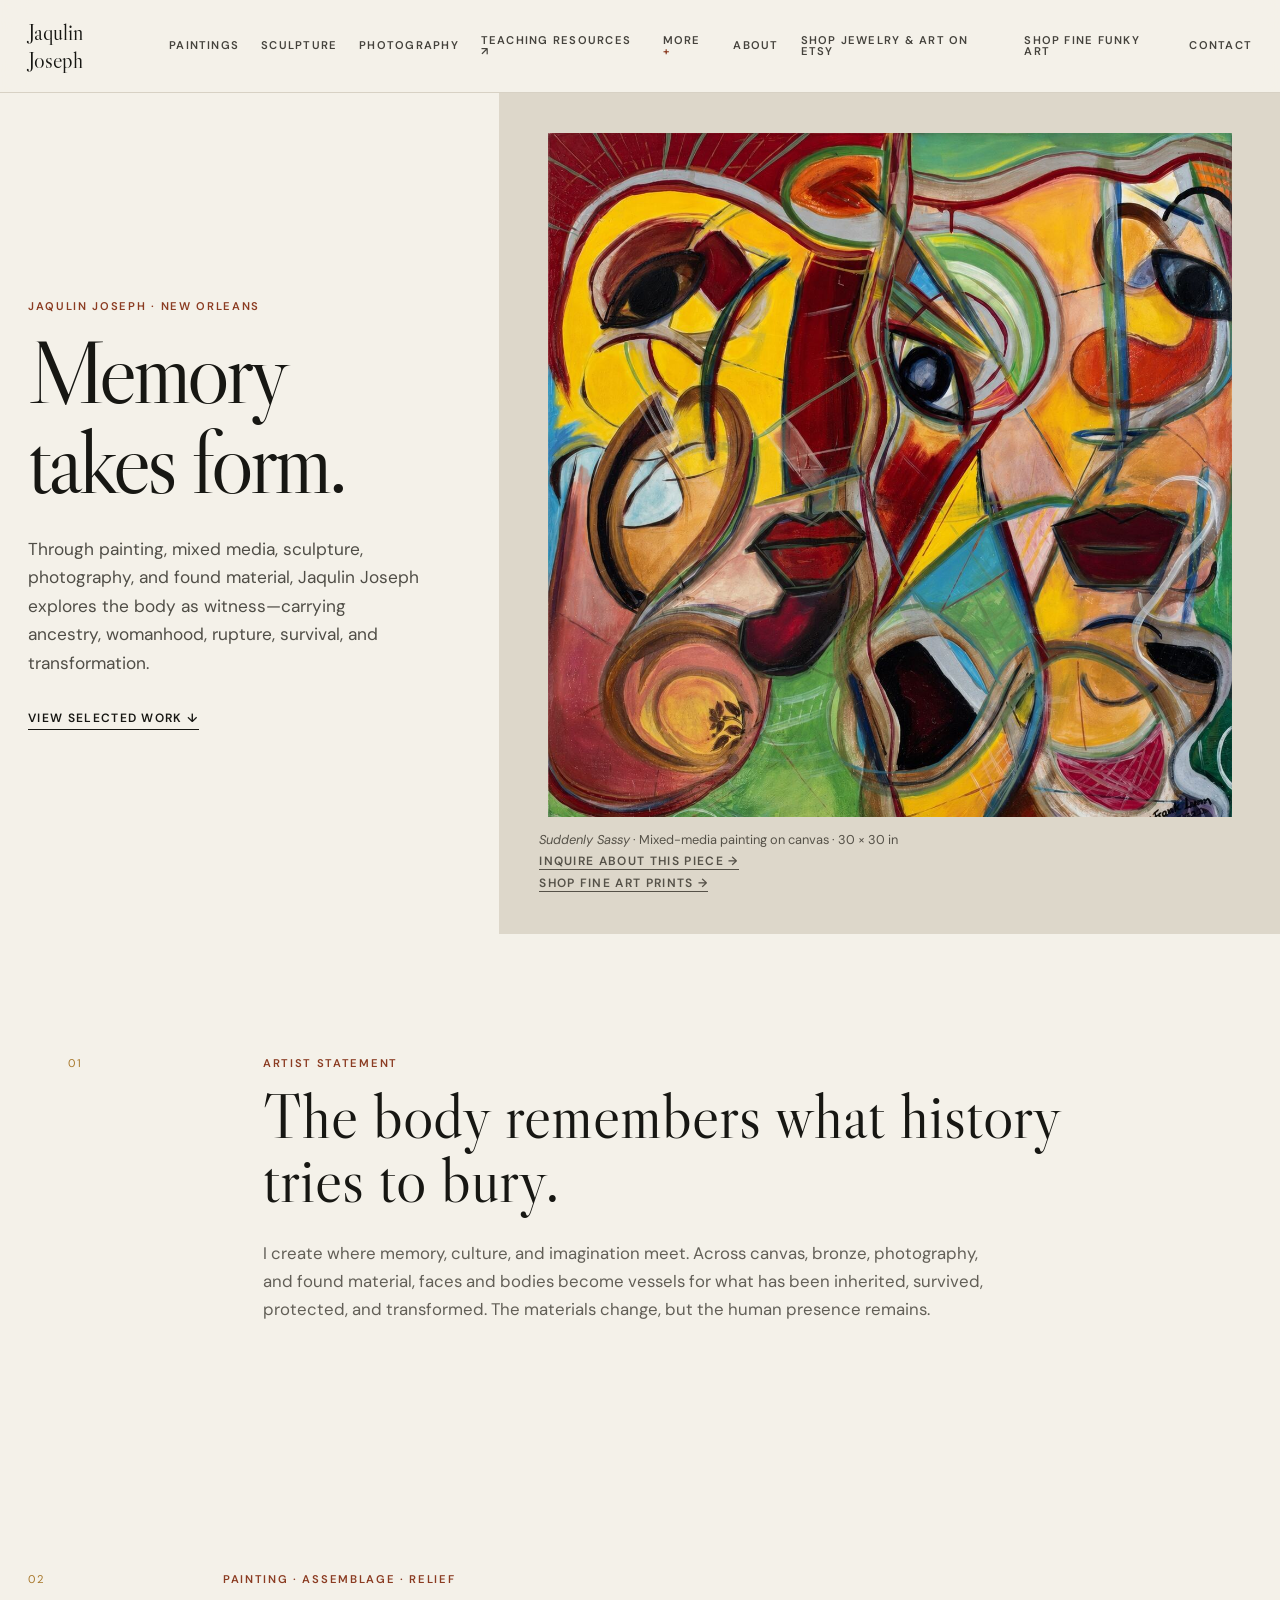
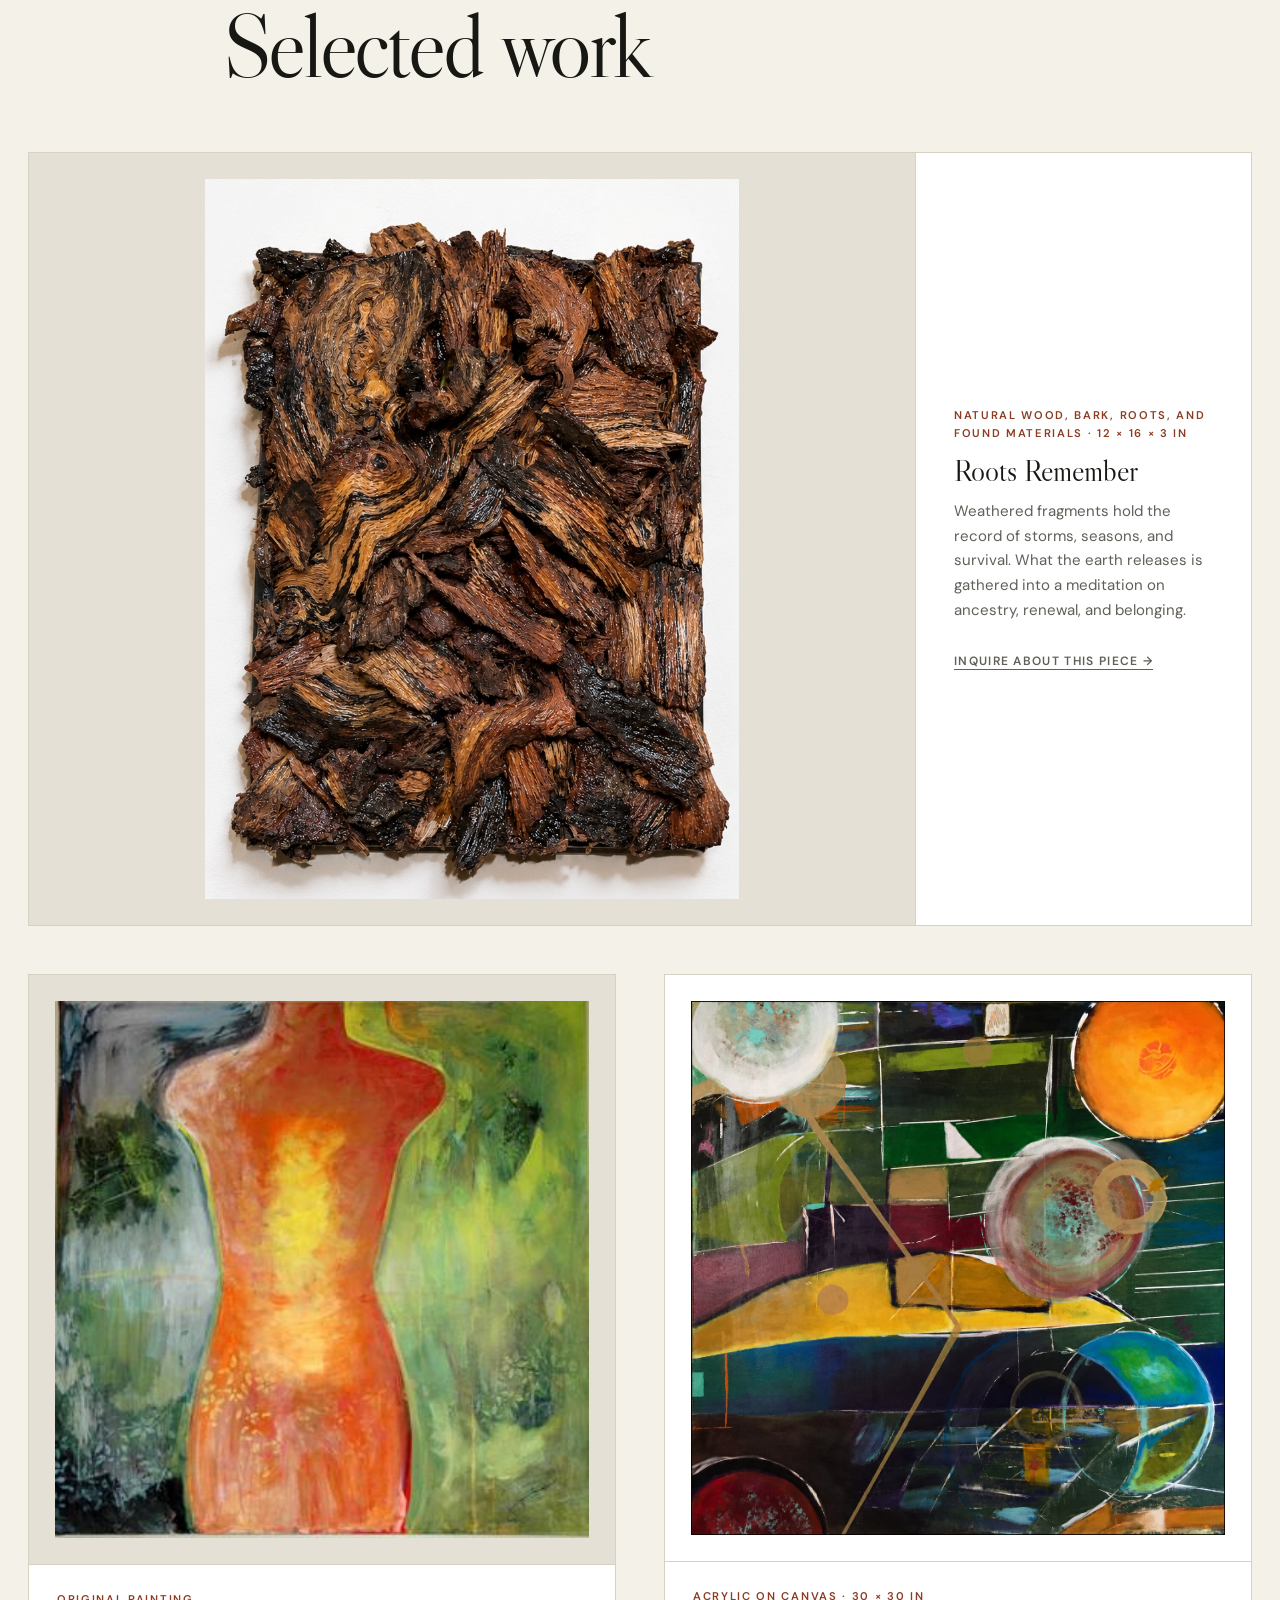
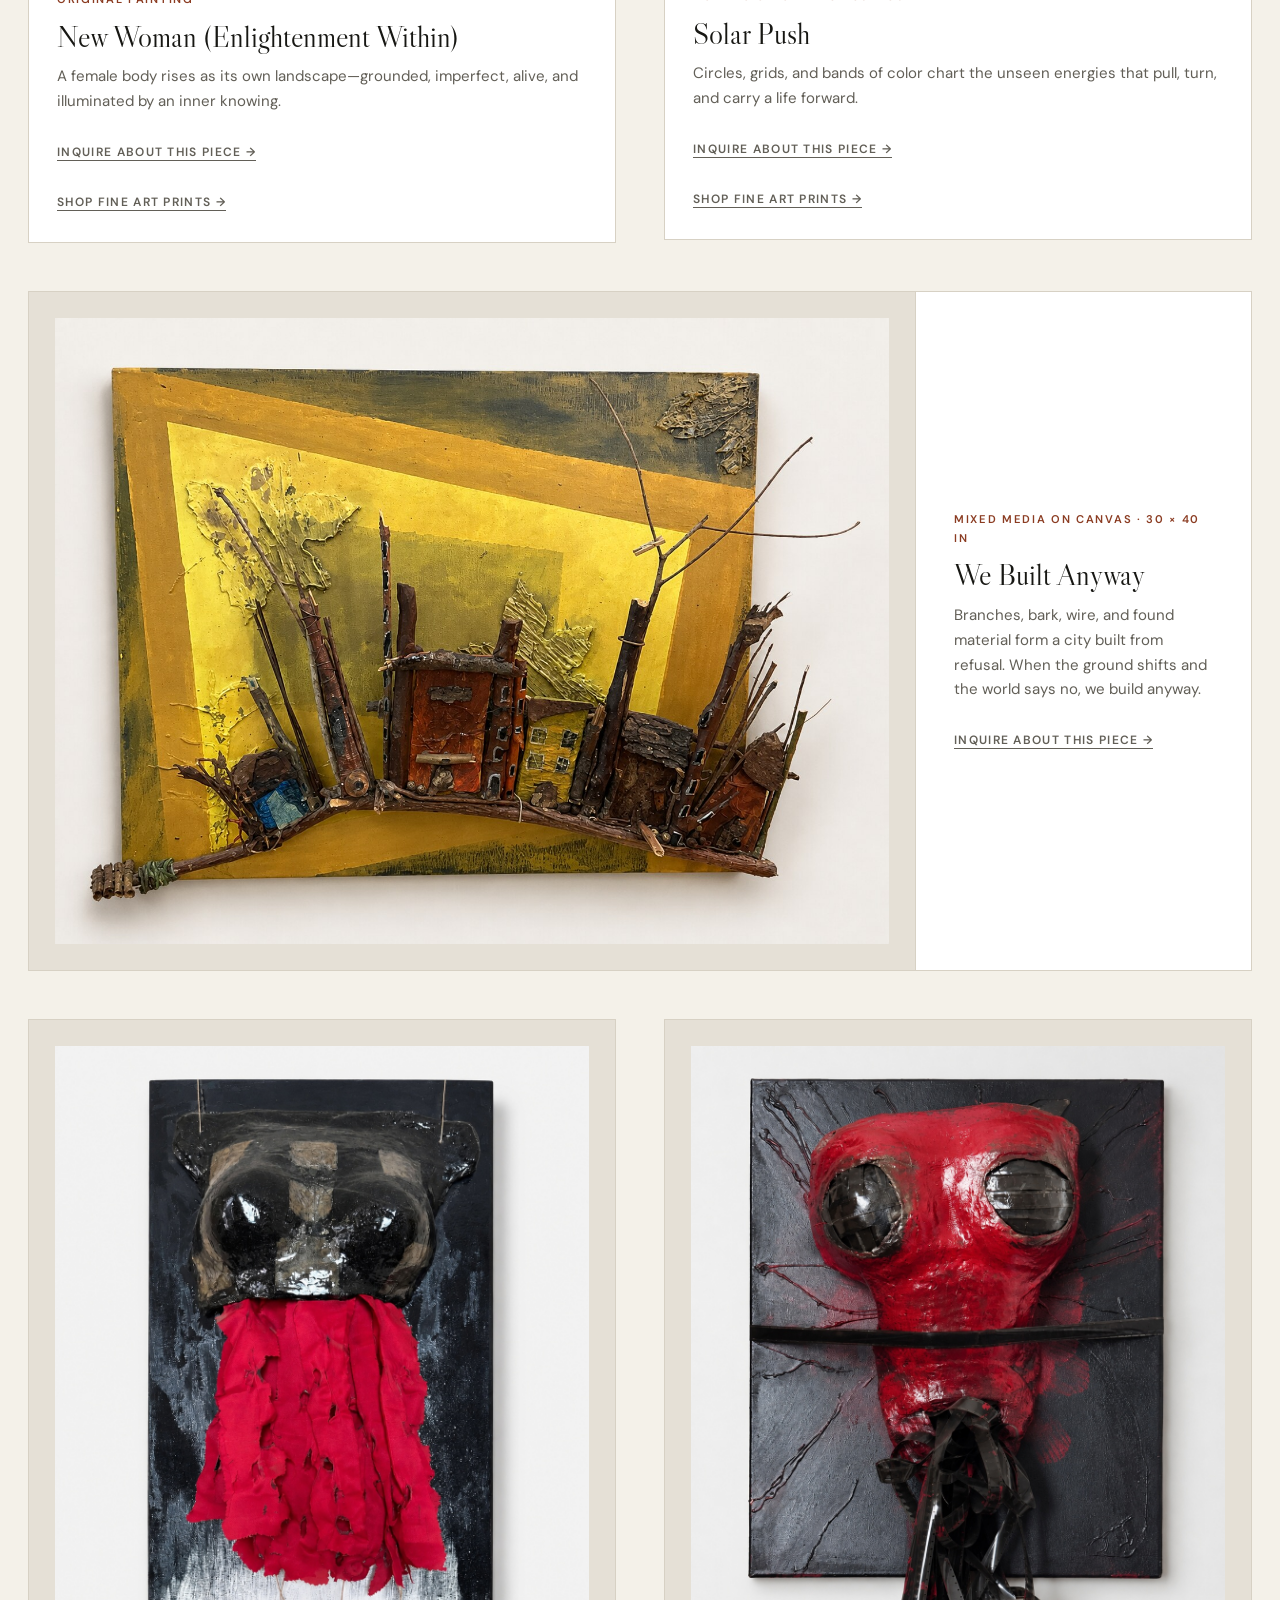
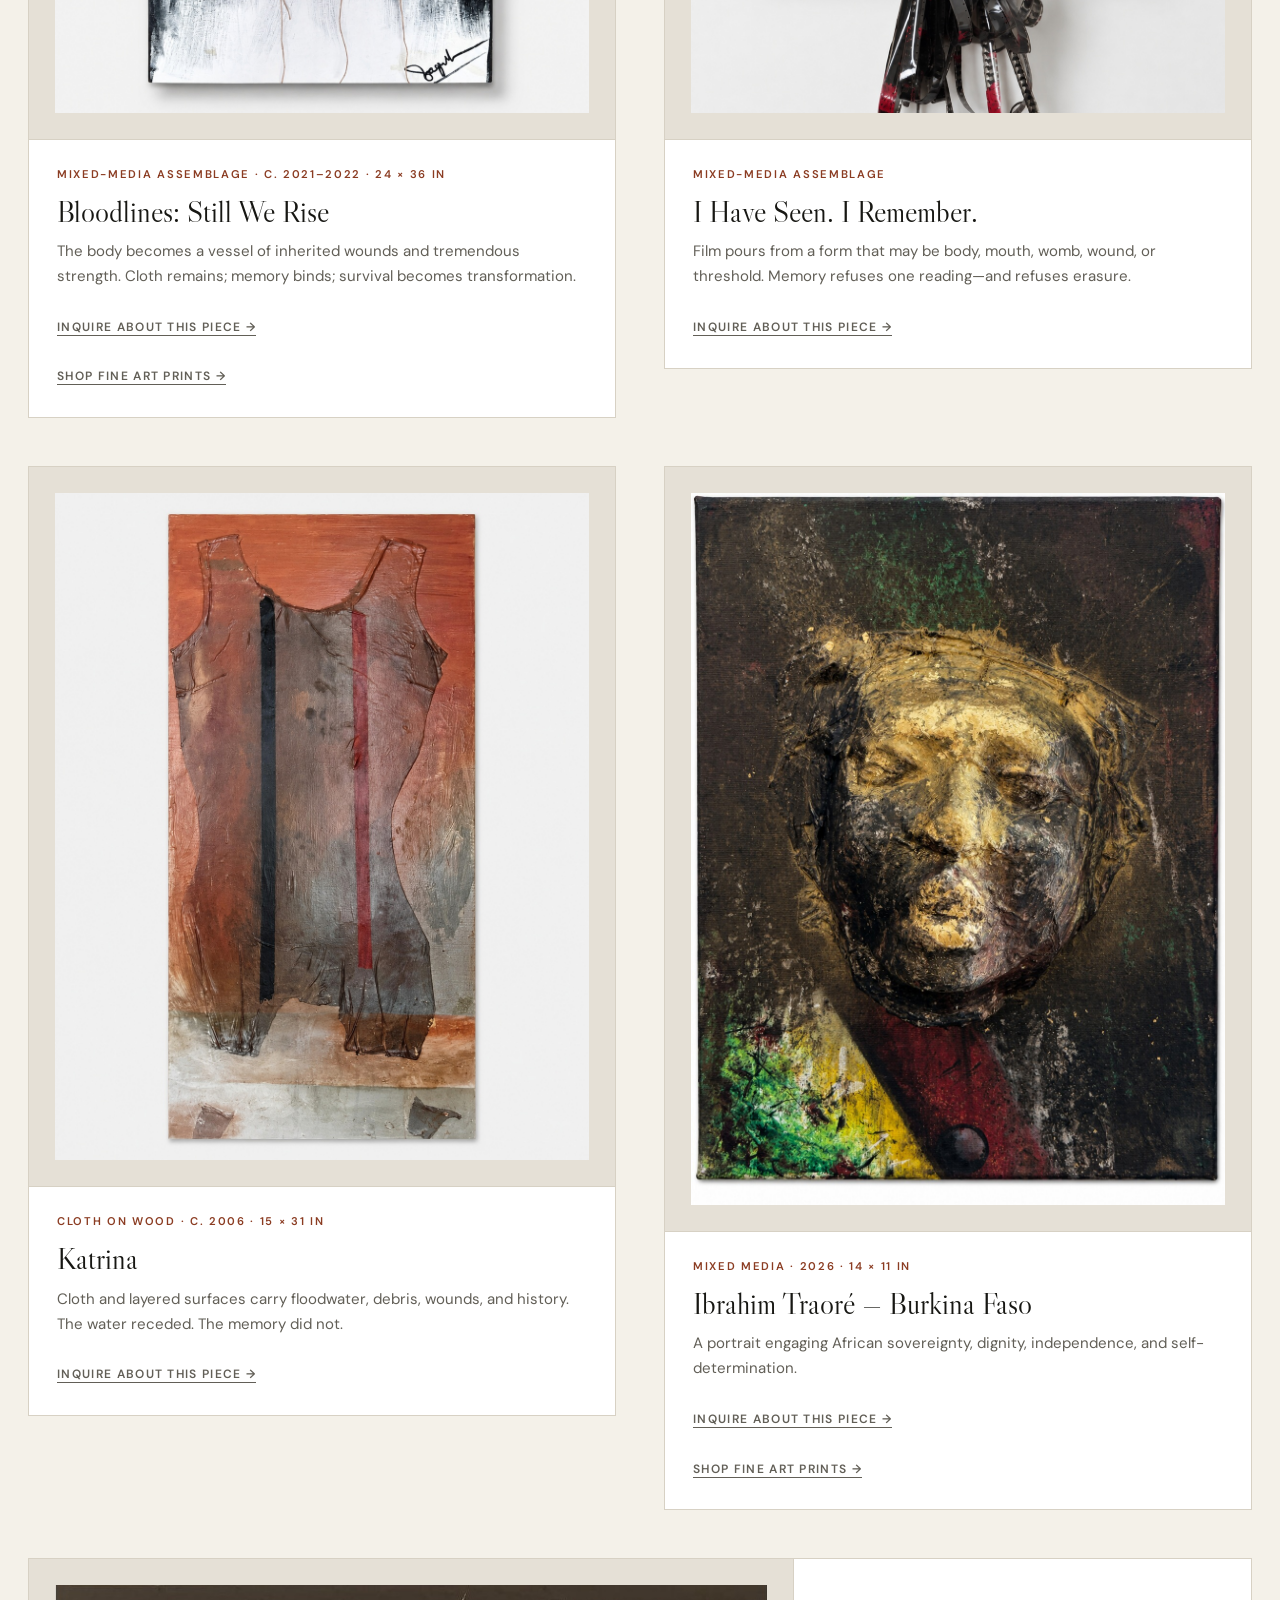
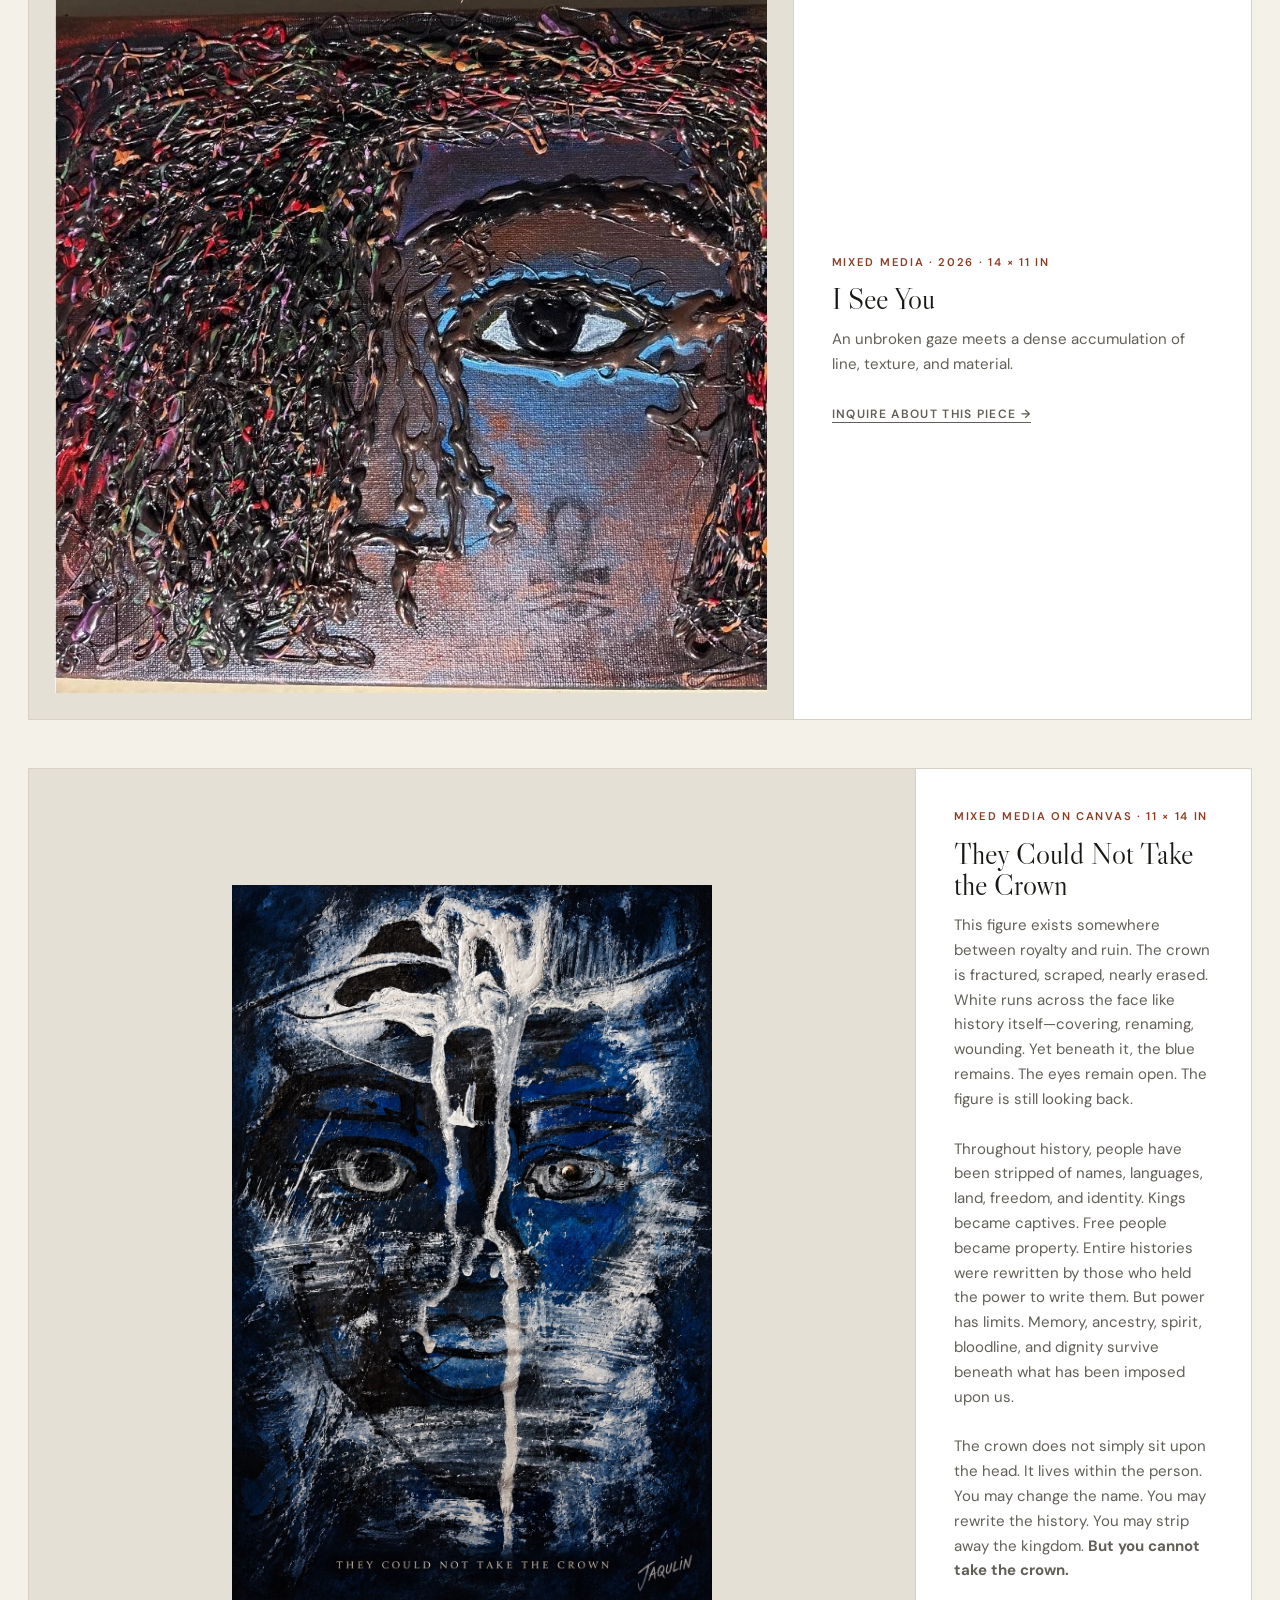
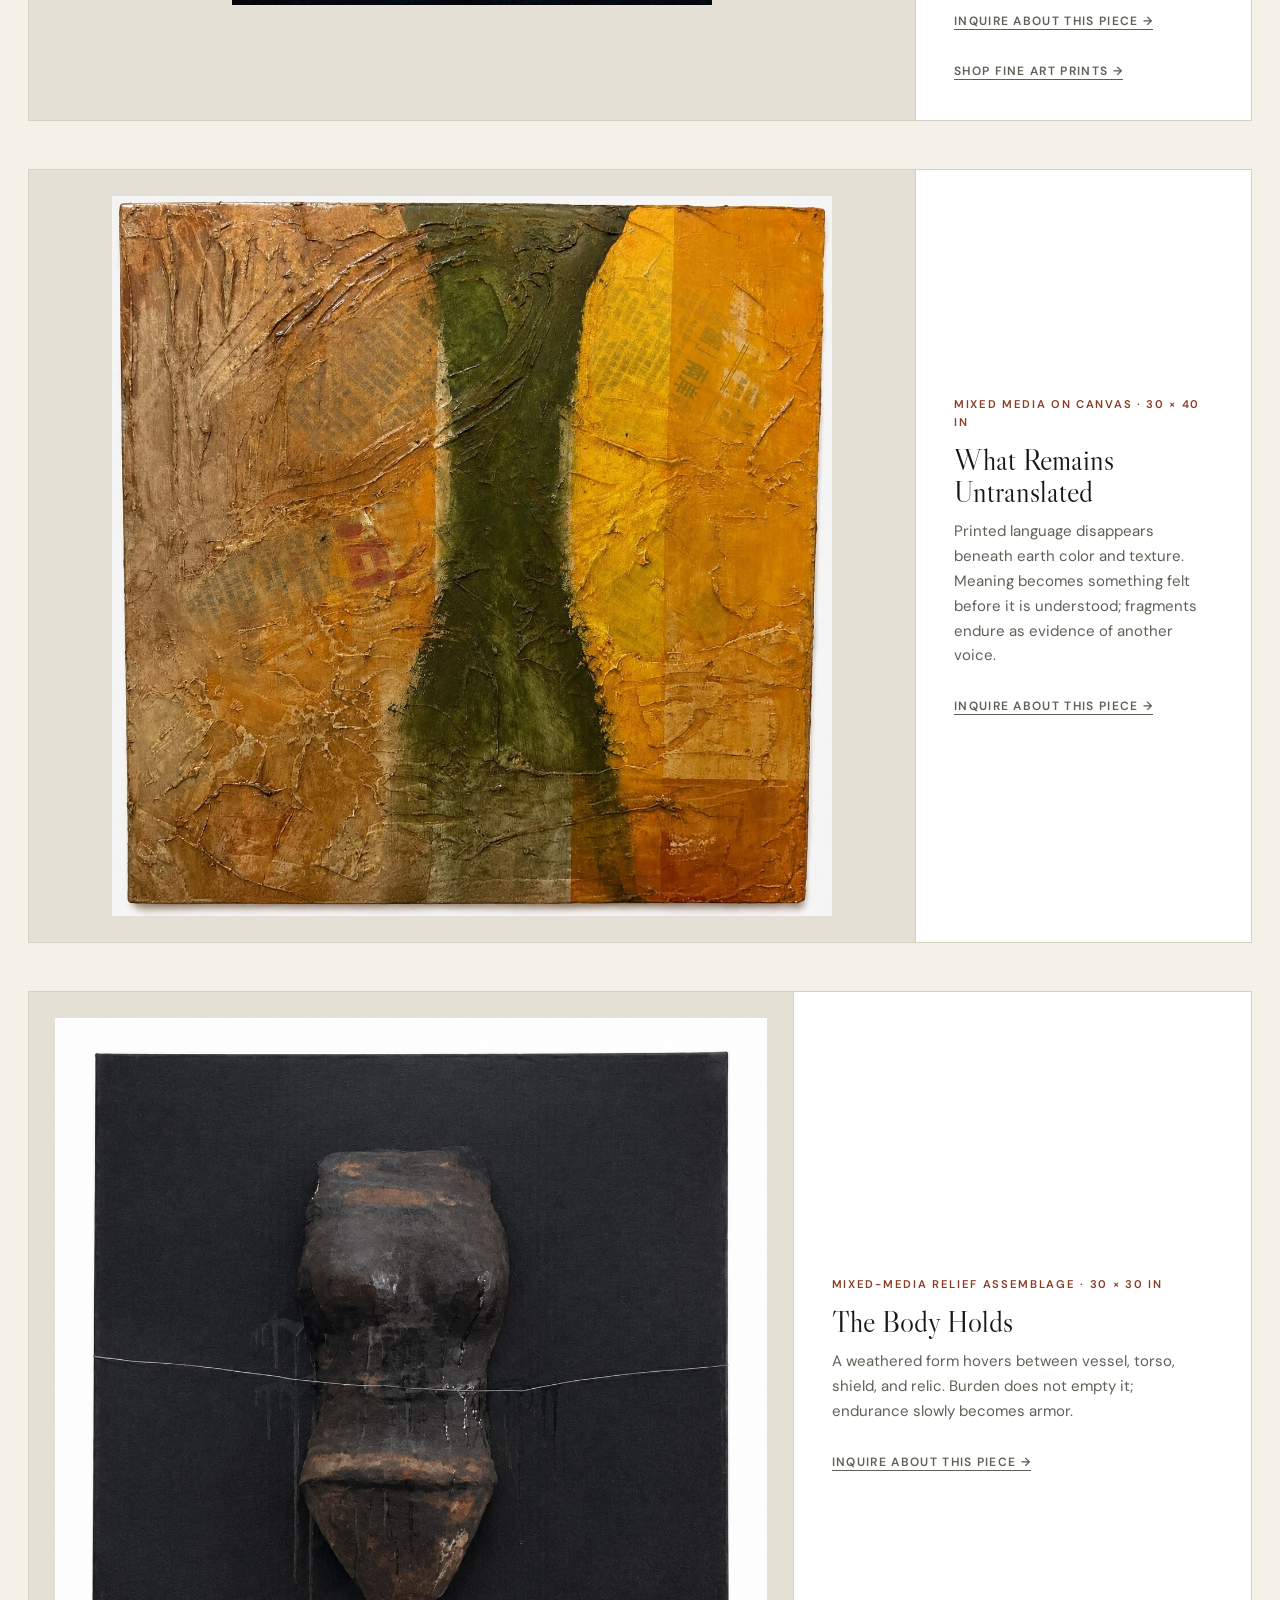
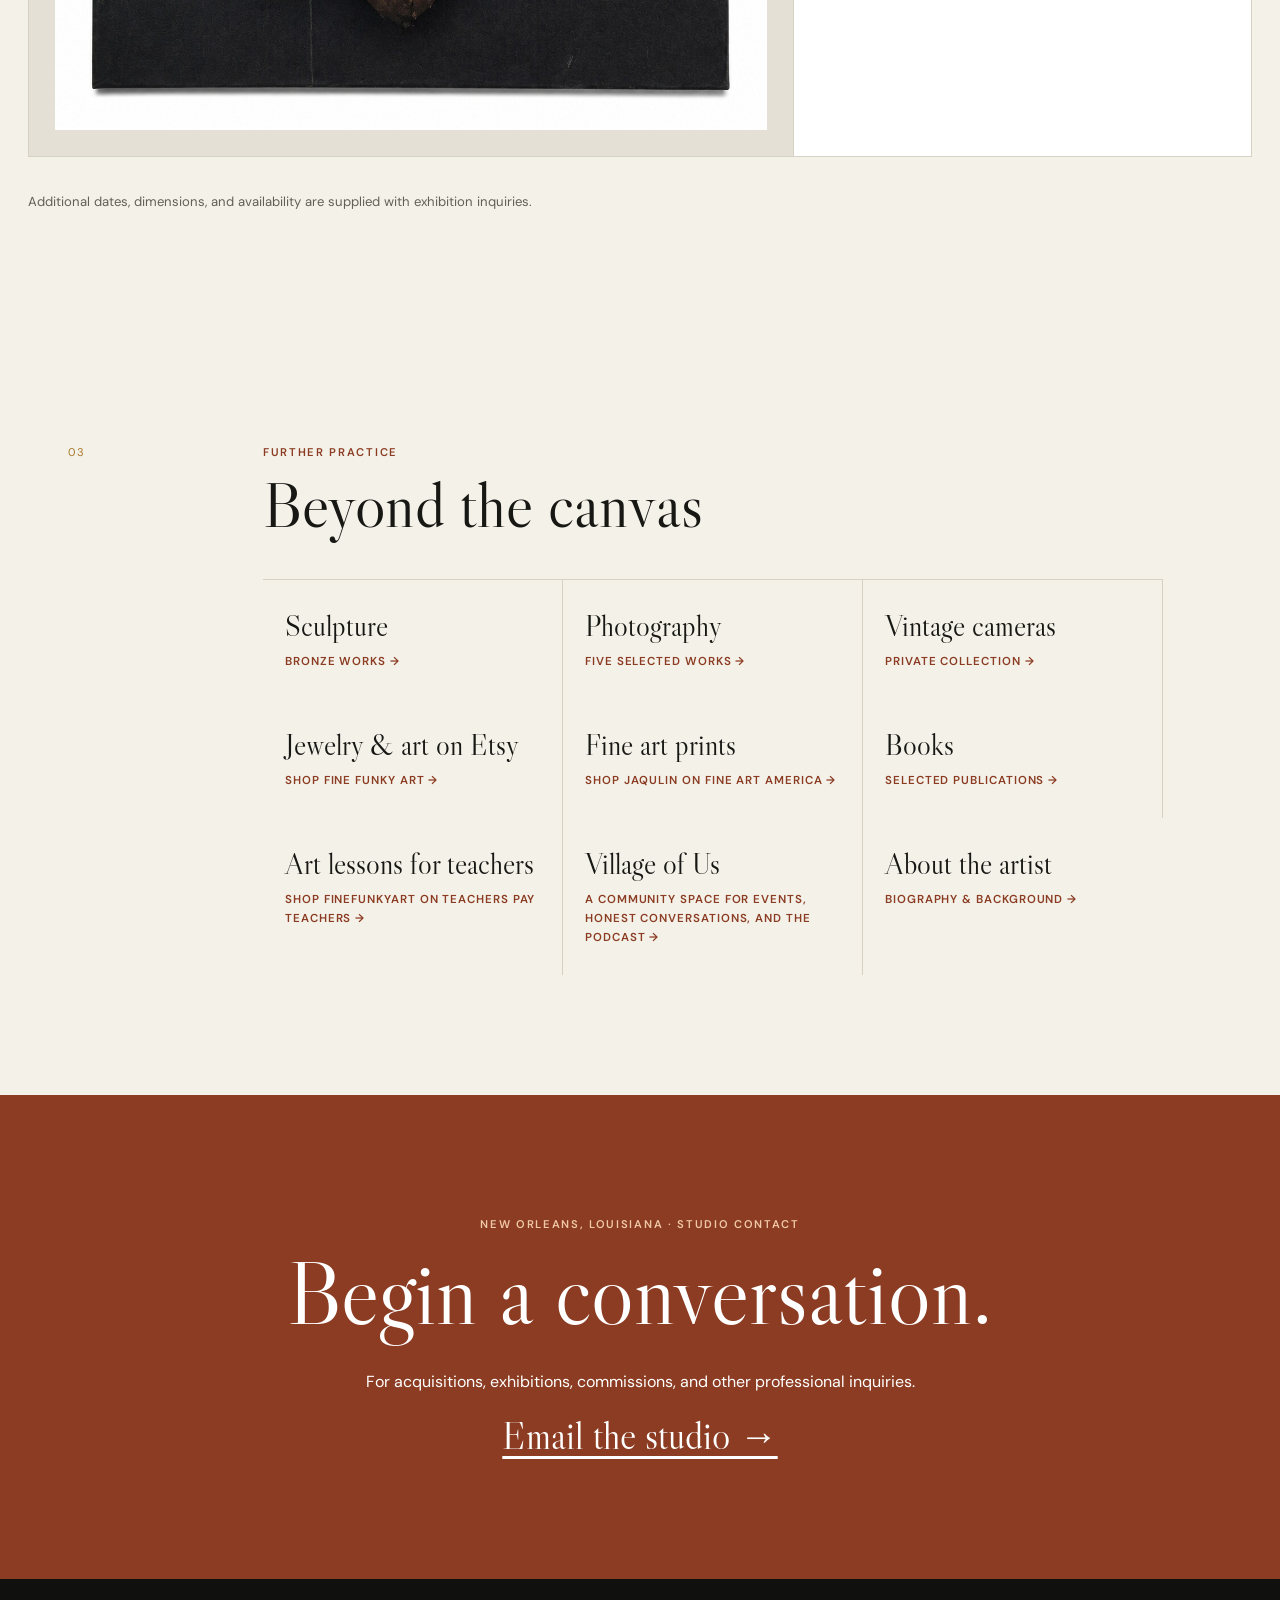
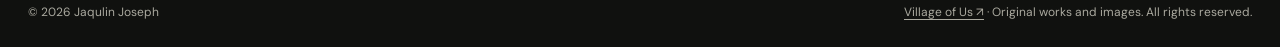
<file: index.html>
<!doctype html>
<html lang="en">
  <head>
    <meta charset="utf-8" />
    <meta name="viewport" content="width=device-width,initial-scale=1" />
    <meta
      name="description"
      content="Jaqulin Joseph is a New Orleans artist and art educator creating painting, mixed media, sculpture, photography, and classroom art resources through Fine Funky Art."
    />
    <link rel="canonical" href="https://jaqulin.com/" />
    <meta property="og:type" content="website" />
    <meta property="og:title" content="Jaqulin Joseph — Artist & Art Educator | Fine Funky Art" />
    <meta property="og:description" content="Painting, mixed media, sculpture, photography, and classroom art resources by New Orleans artist and educator Jaqulin Joseph." />
    <meta property="og:url" content="https://jaqulin.com/" />
    <meta property="og:image" content="https://jaqulin.com/images/suddenly-sassy-glare-free.jpg?v=20260905" />
    <meta name="twitter:card" content="summary_large_image" />
    <meta
      name="copyright"
      content="© 2026 Jaqulin Joseph. All rights reserved."
    />
    <title>Jaqulin Joseph | Artist & Art Educator | Fine Funky Art</title>
    <script type="application/ld+json">
    {
      "@context": "https://schema.org",
      "@type": "Person",
      "name": "Jaqulin Joseph",
      "url": "https://jaqulin.com/",
      "jobTitle": "Artist and Art Educator",
      "description": "New Orleans artist and art educator creating painting, mixed media, sculpture, photography, and classroom art resources through Fine Funky Art.",
      "sameAs": [
        "https://www.teacherspayteachers.com/store/finefunkyart",
        "https://fineartamerica.com/profiles/finefunkyart",
        "https://finefunkyart.com/"
      ],
      "brand": {
        "@type": "Brand",
        "name": "Fine Funky Art",
        "url": "https://finefunkyart.com/"
      }
    }
    </script>
    <link rel="icon" href="favicon.svg" type="image/svg+xml" />
    <link rel="preconnect" href="https://fonts.googleapis.com" />
    <link rel="preconnect" href="https://fonts.gstatic.com" crossorigin />
    <link
      href="https://fonts.googleapis.com/css2?family=DM+Sans:wght@400;500;600&family=Libre+Caslon+Display&display=swap"
      rel="stylesheet"
    />
    <link rel="stylesheet" href="styles.css?v=20260911-headerfix" />
    <style>
      .nav-more {
        position: relative;
      }
      .nav-more summary {
        list-style: none;
        cursor: pointer;
        color: #45433d;
        font: 0.7rem/1 var(--sans);
        font-weight: 600;
        letter-spacing: 0.11em;
        text-transform: uppercase;
      }
      .nav-more summary::-webkit-details-marker {
        display: none;
      }
      .nav-more summary::after {
        content: " +";
        color: var(--rust);
      }
      .nav-more[open] summary::after {
        content: " −";
      }
      .nav-more-menu {
        position: absolute;
        right: 0;
        top: calc(100% + 14px);
        min-width: 220px;
        padding: 8px 14px;
        background: var(--paper);
        border: 1px solid var(--line);
        box-shadow: 0 14px 34px rgba(0, 0, 0, 0.08);
      }
      .nav-more-menu a {
        display: block;
        white-space: nowrap;
        padding: 11px 0;
      }
      @media (max-width: 900px) {
        .nav-more {
          width: 100%;
        }
        .nav-more summary {
          width: 100%;
          padding: 13px 0;
          border-top: 1px solid var(--line);
        }
        .nav-more-menu {
          position: static;
          min-width: 0;
          padding: 0 0 4px 18px;
          border: 0;
          box-shadow: none;
          background: transparent;
        }
        .nav-more-menu a {
          padding: 11px 0;
        }
      }
    </style>
  </head>
  <body>
    <header class="site-header">
      <a class="wordmark" href="#top">Jaqulin Joseph</a>
      <button
        class="menu-button"
        type="button"
        aria-expanded="false"
        aria-controls="site-nav"
      >
        Menu
      </button>
      <nav id="site-nav" aria-label="Primary navigation">
        <a href="#selected">Paintings</a>
        <a href="sculpture.html">Sculpture</a>
        <a href="photography.html">Photography</a>
        <a
          href="https://www.teacherspayteachers.com/store/finefunkyart"
          target="_blank"
          rel="noopener"
          >Teaching Resources ↗</a
        >
        <details class="nav-more">
          <summary>More</summary>
          <div class="nav-more-menu">
            <a href="cameras.html">Cameras</a>
            <a href="books.html">Books</a>
            <a href="https://villageofus.com" target="_blank" rel="noopener"
              >Village of Us ↗</a
            >
          </div>
        </details>
        <a href="about.html">About</a>
        <a href="https://finefunkyart.com" target="_blank" rel="noopener">Shop Jewelry &amp; Art on Etsy</a>
        <a href="https://finefunkyart.pixels.com/" target="_blank" rel="noopener">Shop Fine Funky Art</a>
        <a href="#contact">Contact</a>
      </nav>
    </header>

    <main id="top">
      <section class="hero">
        <div class="hero-copy">
          <p class="eyebrow">Jaqulin Joseph · New Orleans</p>
          <h1>Memory takes form.</h1>
          <p class="intro">
            Through painting, mixed media, sculpture, photography, and found
            material, Jaqulin Joseph explores the body as witness—carrying
            ancestry, womanhood, rupture, survival, and transformation.
          </p>
          <a class="text-link" href="#selected">View selected work ↓</a>
        </div>
        <figure class="hero-art">
          <img
            src="images/suddenly-sassy-glare-free.jpg?v=20260905"
            alt="Suddenly Sassy, mixed-media painting on canvas by Jaqulin Joseph"
            width="1254"
            height="1254"
            fetchpriority="high"
          />
          <figcaption>
            <em>Suddenly Sassy</em> · Mixed-media painting on canvas · 30 × 30
            in<br /><a
              class="text-link"
              href="mailto:finefunkyart@gmail.com?subject=Artwork%20Inquiry%3A%20Suddenly%20Sassy"
              >Inquire about this piece →</a
            ><br /><a
              class="text-link"
              href="https://fineartamerica.com/profiles/finefunkyart"
              target="_blank"
              rel="noopener"
              >Shop fine art prints →</a
            >
          </figcaption>
        </figure>
      </section>

      <section class="artist-statement">
        <p class="section-number">01</p>
        <div>
          <p class="eyebrow">Artist statement</p>
          <h2>The body remembers what history tries to bury.</h2>
          <p>
            I create where memory, culture, and imagination meet. Across canvas,
            bronze, photography, and found material, faces and bodies become
            vessels for what has been inherited, survived, protected, and
            transformed. The materials change, but the human presence remains.
          </p>
        </div>
      </section>

      <section class="collection" id="selected">
        <header class="section-heading">
          <p class="section-number">02</p>
          <div>
            <p class="eyebrow">Painting · assemblage · relief</p>
            <h2>Selected work</h2>
          </div>
        </header>
        <div class="work-grid">
          <figure class="work-card feature">
            <div class="art-mat">
              <img
                src="assets/roots-remember.svg?v=20260905"
                alt="Roots Remember, assemblage of natural wood, bark, roots and found materials by Jaqulin Joseph"
                loading="lazy"
              />
            </div>
            <figcaption>
              <p class="medium">
                Natural wood, bark, roots, and found materials · 12 × 16 × 3 in
              </p>
              <h3>Roots Remember</h3>
              <p>
                Weathered fragments hold the record of storms, seasons, and
                survival. What the earth releases is gathered into a meditation
                on ancestry, renewal, and belonging.<br /><br /><a
                  class="text-link"
                  href="mailto:finefunkyart@gmail.com?subject=Artwork%20Inquiry%3A%20Roots%20Remember"
                  >Inquire about this piece →</a
                >
              </p>
            </figcaption>
          </figure>

          <figure class="work-card">
            <div class="art-mat">
              <img
                src="images/new-woman-enlightenment-within.jpeg?v=20260905"
                alt="New Woman (Enlightenment Within), original painting by Jaqulin Joseph"
                loading="lazy"
              />
            </div>
            <figcaption>
              <p class="medium">Original painting</p>
              <h3>New Woman (Enlightenment Within)</h3>
              <p>
                A female body rises as its own landscape—grounded, imperfect,
                alive, and illuminated by an inner knowing.<br /><br /><a
                  class="text-link"
                  href="mailto:finefunkyart@gmail.com?subject=Artwork%20Inquiry%3A%20New%20Woman%20%28Enlightenment%20Within%29"
                  >Inquire about this piece →</a
                ><br /><br /><a
                  class="text-link"
                  href="https://fineartamerica.com/profiles/finefunkyart"
                  target="_blank"
                  rel="noopener"
                  >Shop fine art prints →</a
                >
              </p>
            </figcaption>
          </figure>

          <figure class="work-card solar-push-card">
            <div class="art-mat">
              <img
                src="images/solar-push-clean.jpg?v=20260905"
                alt="Solar Push, acrylic on canvas by Jaqulin Joseph"
                loading="lazy"
              />
            </div>
            <figcaption>
              <p class="medium">Acrylic on canvas · 30 × 30 in</p>
              <h3>Solar Push</h3>
              <p>
                Circles, grids, and bands of color chart the unseen energies
                that pull, turn, and carry a life forward.<br /><br /><a
                  class="text-link"
                  href="mailto:finefunkyart@gmail.com?subject=Artwork%20Inquiry%3A%20Solar%20Push"
                  >Inquire about this piece →</a
                ><br /><br /><a
                  class="text-link"
                  href="https://fineartamerica.com/profiles/finefunkyart"
                  target="_blank"
                  rel="noopener"
                  >Shop fine art prints →</a
                >
              </p>
            </figcaption>
          </figure>

          <figure class="work-card feature">
            <div class="art-mat">
              <img
                src="images/we-built-anyway.jpg?v=20260905"
                alt="We Built Anyway, mixed-media assemblage by Jaqulin Joseph"
                loading="lazy"
              />
            </div>
            <figcaption>
              <p class="medium">Mixed media on canvas · 30 × 40 in</p>
              <h3>We Built Anyway</h3>
              <p>
                Branches, bark, wire, and found material form a city built from
                refusal. When the ground shifts and the world says no, we build
                anyway.<br /><br /><a
                  class="text-link"
                  href="mailto:finefunkyart@gmail.com?subject=Artwork%20Inquiry%3A%20We%20Built%20Anyway"
                  >Inquire about this piece →</a
                >
              </p>
            </figcaption>
          </figure>

          <figure class="work-card">
            <div class="art-mat">
              <img
                src="assets/bloodlines.jpg?v=20260905"
                alt="Bloodlines: Still We Rise, mixed-media assemblage by Jaqulin Joseph"
                loading="lazy"
              />
            </div>
            <figcaption>
              <p class="medium">
                Mixed-media assemblage · c. 2021–2022 · 24 × 36 in
              </p>
              <h3>Bloodlines: Still We Rise</h3>
              <p>
                The body becomes a vessel of inherited wounds and tremendous
                strength. Cloth remains; memory binds; survival becomes
                transformation.<br /><br /><a
                  class="text-link"
                  href="mailto:finefunkyart@gmail.com?subject=Artwork%20Inquiry%3A%20Bloodlines%3A%20Still%20We%20Rise"
                  >Inquire about this piece →</a
                ><br /><br /><a
                  class="text-link"
                  href="https://fineartamerica.com/profiles/finefunkyart"
                  target="_blank"
                  rel="noopener"
                  >Shop fine art prints →</a
                >
              </p>
            </figcaption>
          </figure>

          <figure class="work-card">
            <div class="art-mat">
              <img
                src="assets/i-have-seen.jpg?v=20260905"
                alt="I Have Seen. I Remember., mixed-media assemblage by Jaqulin Joseph"
                loading="lazy"
              />
            </div>
            <figcaption>
              <p class="medium">Mixed-media assemblage</p>
              <h3>I Have Seen. I Remember.</h3>
              <p>
                Film pours from a form that may be body, mouth, womb, wound, or
                threshold. Memory refuses one reading—and refuses erasure.<br /><br /><a
                  class="text-link"
                  href="mailto:finefunkyart@gmail.com?subject=Artwork%20Inquiry%3A%20I%20Have%20Seen.%20I%20Remember."
                  >Inquire about this piece →</a
                >
              </p>
            </figcaption>
          </figure>

          <figure class="work-card">
            <div class="art-mat">
              <img
                src="assets/katrina.jpg?v=20260905"
                alt="Katrina, cloth on wood by Jaqulin Joseph"
                loading="lazy"
              />
            </div>
            <figcaption>
              <p class="medium">
                Cloth on wood · c. 2006 · 15 × 31 in
              </p>
              <h3>Katrina</h3>
              <p>
                Cloth and layered surfaces carry floodwater, debris, wounds, and
                history. The water receded. The memory did not.<br /><br /><a
                  class="text-link"
                  href="mailto:finefunkyart@gmail.com?subject=Artwork%20Inquiry%3A%20Katrina"
                  >Inquire about this piece →</a
                >
              </p>
            </figcaption>
          </figure>

          <figure class="work-card">
            <div class="art-mat">
              <img
                src="images/ibrahim-traore-cropped.jpg?v=20260905"
                alt="Ibrahim Traoré — Burkina Faso, mixed-media portrait by Jaqulin Joseph"
                loading="lazy"
              />
            </div>
            <figcaption>
              <p class="medium">Mixed media · 2026 · 14 × 11 in</p>
              <h3>Ibrahim Traoré — Burkina Faso</h3>
              <p>
                A portrait engaging African sovereignty, dignity, independence,
                and self-determination.<br /><br /><a
                  class="text-link"
                  href="mailto:finefunkyart@gmail.com?subject=Artwork%20Inquiry%3A%20Ibrahim%20Traor%C3%A9%20%E2%80%94%20Burkina%20Faso"
                  >Inquire about this piece →</a
                ><br /><br /><a
                  class="text-link"
                  href="https://fineartamerica.com/profiles/finefunkyart"
                  target="_blank"
                  rel="noopener"
                  >Shop fine art prints →</a
                >
              </p>
            </figcaption>
          </figure>

          <figure class="work-card feature horizontal">
            <div class="art-mat">
              <img
                src="images/i-see-you-clean.jpg?v=20260905"
                alt="I See You, mixed-media artwork by Jaqulin Joseph"
                loading="lazy"
              />
            </div>
            <figcaption>
              <p class="medium">Mixed media · 2026 · 14 × 11 in</p>
              <h3>I See You</h3>
              <p>
                An unbroken gaze meets a dense accumulation of line, texture,
                and material.<br /><br /><a
                  class="text-link"
                  href="mailto:finefunkyart@gmail.com?subject=Artwork%20Inquiry%3A%20I%20See%20You"
                  >Inquire about this piece →</a
                >
              </p>
            </figcaption>
          </figure>

          <figure class="work-card feature">
            <div class="art-mat">
              <img
                src="images/they-could-not-take-the-crown-final.jpg?v=20260909b"
                alt="They Could Not Take the Crown, mixed-media painting on canvas by Jaqulin Joseph"
                loading="lazy"
              />
            </div>
            <figcaption>
              <p class="medium">Mixed media on canvas · 11 × 14 in</p>
              <h3>They Could Not Take the Crown</h3>
              <p>
                This figure exists somewhere between royalty and ruin. The crown
                is fractured, scraped, nearly erased. White runs across the face
                like history itself—covering, renaming, wounding. Yet beneath it,
                the blue remains. The eyes remain open. The figure is still
                looking back.<br /><br />
                Throughout history, people have been stripped of names,
                languages, land, freedom, and identity. Kings became captives.
                Free people became property. Entire histories were rewritten by
                those who held the power to write them. But power has limits.
                Memory, ancestry, spirit, bloodline, and dignity survive beneath
                what has been imposed upon us.<br /><br />
                The crown does not simply sit upon the head. It lives within the
                person. You may change the name. You may rewrite the history. You
                may strip away the kingdom. <strong>But you cannot take the crown.</strong>
                <br /><br /><a
                  class="text-link"
                  href="mailto:finefunkyart@gmail.com?subject=Artwork%20Inquiry%3A%20They%20Could%20Not%20Take%20the%20Crown"
                  >Inquire about this piece →</a
                ><br /><br /><a
                  class="text-link"
                  href="https://fineartamerica.com/profiles/finefunkyart"
                  target="_blank"
                  rel="noopener"
                  >Shop fine art prints →</a
                >
              </p>
            </figcaption>
          </figure>

          <figure class="work-card feature">
            <div class="art-mat">
              <img
                src="images/what-remains-untranslated-museum.jpg?v=20260905"
                alt="What Remains Untranslated, mixed-media abstract by Jaqulin Joseph"
                loading="lazy"
              />
            </div>
            <figcaption>
              <p class="medium">Mixed media on canvas · 30 × 40 in</p>
              <h3>What Remains Untranslated</h3>
              <p>
                Printed language disappears beneath earth color and texture.
                Meaning becomes something felt before it is understood;
                fragments endure as evidence of another voice.<br /><br /><a
                  class="text-link"
                  href="mailto:finefunkyart@gmail.com?subject=Artwork%20Inquiry%3A%20What%20Remains%20Untranslated"
                  >Inquire about this piece →</a
                >
              </p>
            </figcaption>
          </figure>

          <figure class="work-card feature horizontal">
            <div class="art-mat">
              <img
                src="images/untitled-vessel-museum.jpg?v=20260905"
                alt="The Body Holds, mixed-media relief assemblage by Jaqulin Joseph"
                loading="lazy"
              />
            </div>
            <figcaption>
              <p class="medium">Mixed-media relief assemblage · 30 × 30 in</p>
              <h3>The Body Holds</h3>
              <p>
                A weathered form hovers between vessel, torso, shield, and
                relic. Burden does not empty it; endurance slowly becomes
                armor.<br /><br /><a
                  class="text-link"
                  href="mailto:finefunkyart@gmail.com?subject=Artwork%20Inquiry%3A%20The%20Body%20Holds"
                  >Inquire about this piece →</a
                >
              </p>
            </figcaption>
          </figure>
        </div>
        <p class="spec-note">
          Additional dates, dimensions, and availability are supplied with
          exhibition inquiries.
        </p>
      </section>

      <section class="disciplines">
        <p class="section-number">03</p>
        <div>
          <p class="eyebrow">Further practice</p>
          <h2>Beyond the canvas</h2>
          <div class="discipline-links">
            <a href="sculpture.html"
              ><span>Sculpture</span><small>Bronze works →</small></a
            >
            <a href="photography.html"
              ><span>Photography</span><small>Five selected works →</small></a
            >
            <a href="cameras.html"
              ><span>Vintage cameras</span><small>Private collection →</small></a
            >
            <a href="https://finefunkyart.com" target="_blank" rel="noopener"
              ><span>Jewelry &amp; art on Etsy</span><small>Shop Fine Funky Art →</small></a
            >
            <a href="https://fineartamerica.com/profiles/finefunkyart" target="_blank" rel="noopener"
              ><span>Fine art prints</span><small>Shop Jaqulin on Fine Art America →</small></a
            >
            <a href="books.html"
              ><span>Books</span><small>Selected publications →</small></a
            >
            <a
              href="https://www.teacherspayteachers.com/store/finefunkyart"
              target="_blank"
              rel="noopener"
              ><span>Art lessons for teachers</span
              ><small>Shop Finefunkyart on Teachers Pay Teachers →</small></a
            >
            <a href="https://villageofus.com" target="_blank" rel="noopener"
              ><span>Village of Us</span
              ><small
                >A community space for events, honest conversations, and the
                podcast →</small
              ></a
            >
            <a href="about.html"
              ><span>About the artist</span
              ><small>Biography &amp; background →</small></a
            >
          </div>
        </div>
      </section>

      <section class="contact" id="contact">
        <p class="eyebrow">
          New Orleans, Louisiana · Studio contact
        </p>
        <h2>Begin a conversation.</h2>
        <p>For acquisitions, exhibitions, commissions, and other professional inquiries.</p>
        <a
          href="mailto:finefunkyart@gmail.com?subject=Studio%20Inquiry%20%E2%80%94%20Jaqulin%20Joseph"
          >Email the studio →</a
        >
      </section>
    </main>

    <footer>
      <p>© <span id="year">2026</span> Jaqulin Joseph</p>
      <p>
        <a href="https://villageofus.com" target="_blank" rel="noopener"
          >Village of Us ↗</a
        >
        · Original works and images. All rights reserved.
      </p>
    </footer>

    <script>
      document.getElementById("year").textContent = new Date().getFullYear();
      const b = document.querySelector(".menu-button"),
        n = document.getElementById("site-nav");
      b.addEventListener("click", () => {
        const o = b.getAttribute("aria-expanded") === "true";
        b.setAttribute("aria-expanded", String(!o));
        n.classList.toggle("open", !o);
      });
      n.addEventListener("click", (e) => {
        if (e.target.closest("a")) {
          b.setAttribute("aria-expanded", "false");
          n.classList.remove("open");
        }
      });
      document.querySelectorAll("img").forEach((i) => {
        i.draggable = false;
        i.addEventListener("contextmenu", (e) => e.preventDefault());
      });

    </script>
  </body>
</html>
</file>
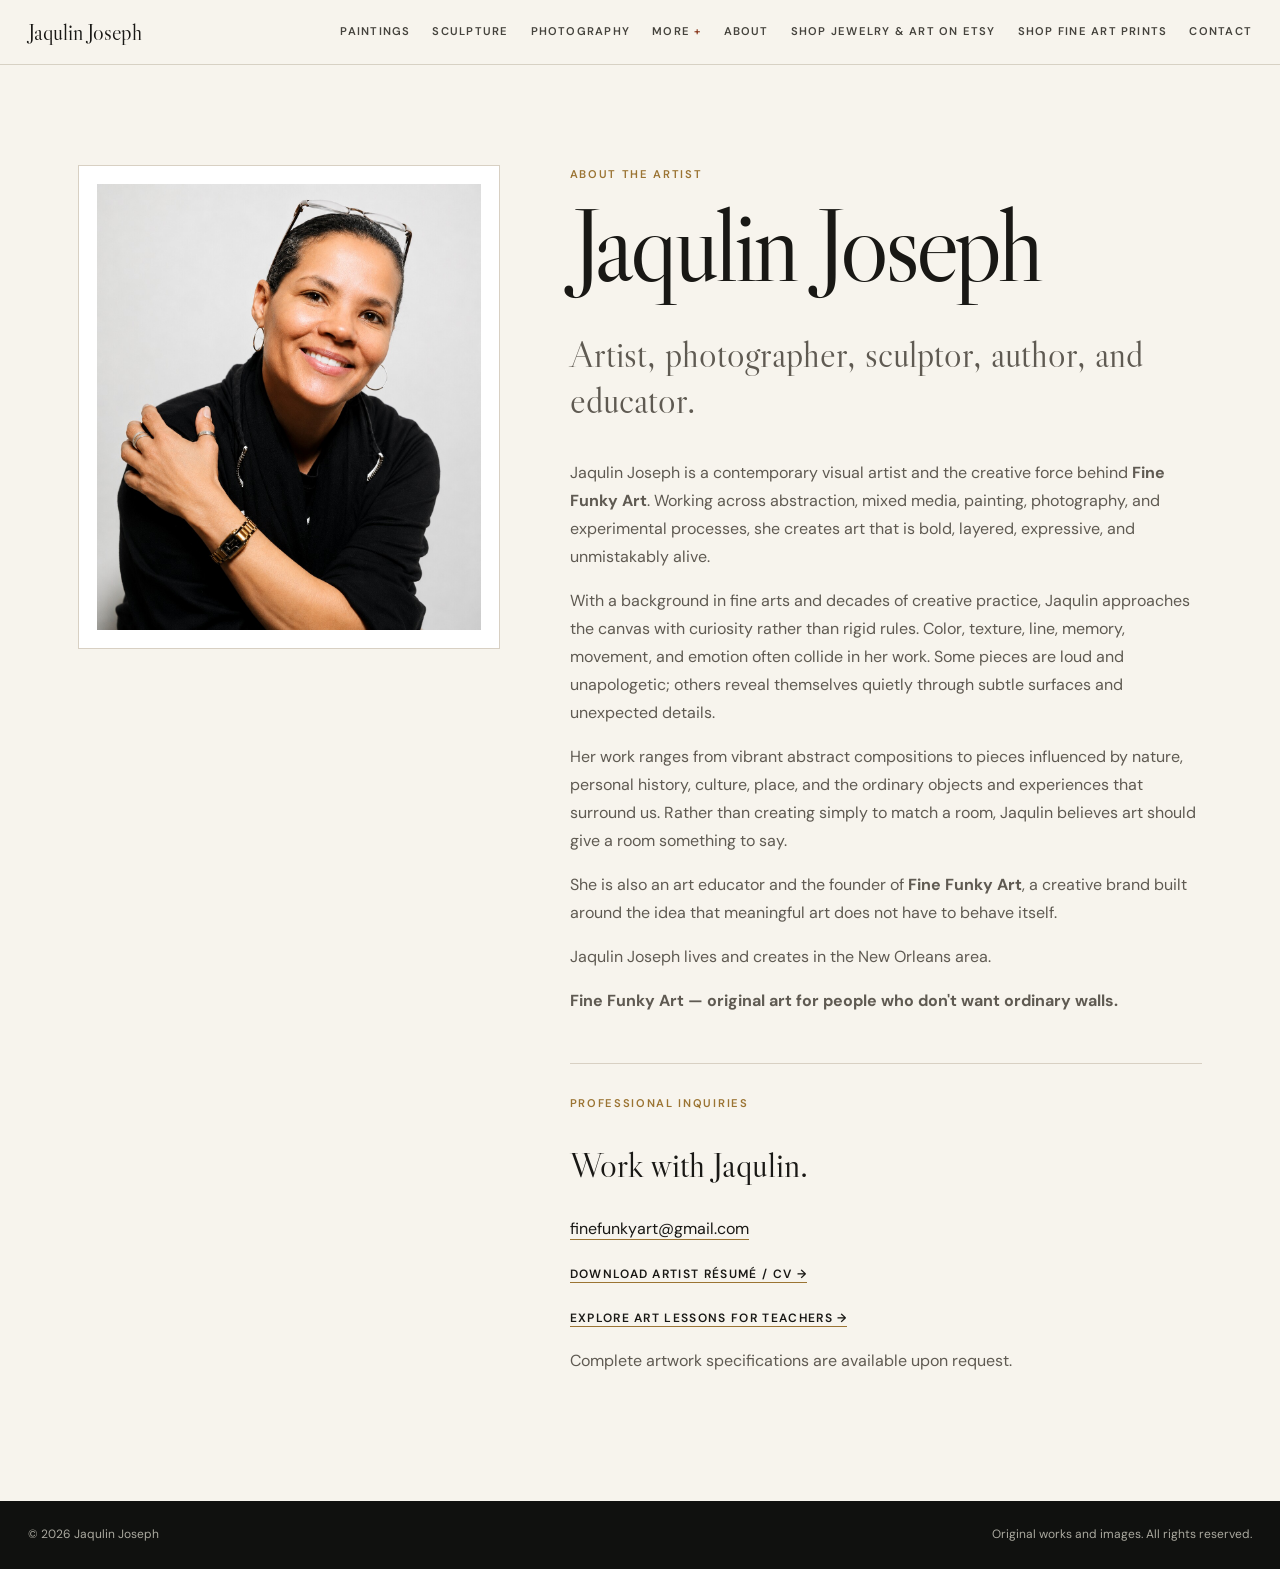
<file: about/index.html>
<!doctype html>
<html lang="en">
  <head>
    <meta charset="utf-8" />
    <meta name="viewport" content="width=device-width,initial-scale=1" />
    <meta
      name="description"
      content="About New Orleans multidisciplinary artist Jaqulin Joseph."
    />
    <link rel="canonical" href="https://jaqulin.com/about/" />
    <meta property="og:type" content="profile" />
    <meta property="og:title" content="About Jaqulin Joseph" />
    <meta property="og:description" content="Meet New Orleans multidisciplinary artist, educator, author, and gallery founder Jaqulin Joseph." />
    <meta property="og:url" content="https://jaqulin.com/about/" />
    <meta property="og:image" content="https://jaqulin.com/images/jaqulin-artist-portrait-v2.jpg?v=20260906-sharp" />
    <meta name="twitter:card" content="summary_large_image" />
    <title>About — Jaqulin Joseph</title>
    <link rel="icon" href="../favicon.svg" type="image/svg+xml" />
    <link rel="preconnect" href="https://fonts.googleapis.com" />
    <link rel="preconnect" href="https://fonts.gstatic.com" crossorigin />
    <link
      href="https://fonts.googleapis.com/css2?family=DM+Sans:wght@400;500;600&family=Libre+Caslon+Display&display=swap"
      rel="stylesheet"
    />
    <link rel="stylesheet" href="../styles.css?v=20260911-page-repair" />
    <style>
      body {
        background: #f7f4ed;
        color: #191815;
      }
      .about-page {
        max-width: 1180px;
        margin: auto;
        padding: 100px 28px 110px;
      }
      .about-hero {
        display: grid;
        grid-template-columns: 0.8fr 1.2fr;
        gap: 70px;
        align-items: start;
      }
      .about-hero figure {
        margin: 0;
        background: #fff;
        padding: 18px;
        border: 1px solid #d8d0c3;
      }
      .about-hero img {
        display: block;
        width: 100%;
        height: auto;
      }
      .about-copy .eyebrow {
        color: #9b7433;
      }
      .about-copy h1 {
        margin: 0.08em 0 0.25em;
        font:
          400 clamp(3.8rem, 8vw, 7rem)/0.95 "Libre Caslon Display",
          Georgia,
          serif;
        letter-spacing: -0.04em;
      }
      .about-copy .lead {
        font:
          400 clamp(1.5rem, 3vw, 2.3rem)/1.25 "Libre Caslon Display",
          Georgia,
          serif;
      }
      .about-copy p {
        max-width: 700px;
        color: #5f5a52;
        line-height: 1.75;
      }
      .contact-card {
        margin-top: 48px;
        padding-top: 30px;
        border-top: 1px solid #d8d0c3;
      }
      .contact-card h2 {
        font:
          400 2.2rem "Libre Caslon Display",
          Georgia,
          serif;
      }
      .contact-card a {
        color: #191815;
        text-decoration: none;
        border-bottom: 1px solid #9b7433;
      }
      .site-header {
        background: rgba(247, 244, 237, 0.97);
      }
      @media (max-width: 760px) {
        .about-hero {
          grid-template-columns: 1fr;
          gap: 38px;
        }
        .about-page {
          padding-top: 72px;
        }
      }
    </style>
  </head>
  <body>
    <header class="site-header">
      <a class="wordmark" href="../index.html">Jaqulin Joseph</a
      ><button
        class="menu-button"
        type="button"
        aria-expanded="false"
        aria-controls="site-nav"
      >
        Menu
      </button>
      <nav id="site-nav" aria-label="Primary navigation">
        <a href="../index.html#selected">Paintings</a
        ><a href="../sculpture.html">Sculpture</a
        ><a href="../photography.html">Photography</a>
        <details class="nav-more">
          <summary>More</summary>
          <div class="nav-more-menu">
            <a href="../cameras.html">Cameras</a><a href="../books.html">Books</a><a href="https://www.teacherspayteachers.com/store/finefunkyart" target="_blank" rel="noopener">Teaching Resources ↗</a><a href="https://villageofus.com" target="_blank" rel="noopener">Village of Us ↗</a>
          </div>
        </details>
        <a href="./" aria-current="page">About</a
        ><a href="https://finefunkyart.com" target="_blank" rel="noopener">Shop Jewelry &amp; Art on Etsy</a>
        <a href="https://fineartamerica.com/profiles/finefunkyart" target="_blank" rel="noopener">Shop Fine Art Prints</a><a href="../index.html#contact">Contact</a>
      </nav>
    </header>
    <main class="about-page">
      <section class="about-hero">
        <figure>
          <img
            src="../images/jaqulin-artist-portrait-v2.jpg?v=20260906-sharp"
            alt="Jaqulin Joseph"
            loading="eager"
            decoding="async"
          />
        </figure>
        <div class="about-copy">
          <p class="eyebrow">About the artist</p>
          <h1>Jaqulin Joseph</h1>
          <p class="lead">
            Artist, photographer, sculptor, author, and educator.
          </p>
          <p>
            Jaqulin Joseph is a contemporary visual artist and the creative force
            behind <strong>Fine Funky Art</strong>. Working across abstraction,
            mixed media, painting, photography, and experimental processes, she
            creates art that is bold, layered, expressive, and unmistakably alive.
          </p>
          <p>
            With a background in fine arts and decades of creative practice,
            Jaqulin approaches the canvas with curiosity rather than rigid rules.
            Color, texture, line, memory, movement, and emotion often collide in
            her work. Some pieces are loud and unapologetic; others reveal
            themselves quietly through subtle surfaces and unexpected details.
          </p>
          <p>
            Her work ranges from vibrant abstract compositions to pieces
            influenced by nature, personal history, culture, place, and the
            ordinary objects and experiences that surround us. Rather than
            creating simply to match a room, Jaqulin believes art should give a
            room something to say.
          </p>
          <p>
            She is also an art educator and the founder of <strong>Fine Funky
            Art</strong>, a creative brand built around the idea that meaningful
            art does not have to behave itself.
          </p>
          <p>
            Jaqulin Joseph lives and creates in the New Orleans area.
          </p>
          <p><strong>Fine Funky Art — original art for people who don't want ordinary walls.</strong></p>
          <div class="contact-card">
            <p class="eyebrow">Professional inquiries</p>
            <h2>Work with Jaqulin.</h2>
            <p>
              <a href="mailto:finefunkyart@gmail.com">finefunkyart@gmail.com</a>
            </p>
            <p>
              <a class="text-link" href="../Jaqulin_Joseph_Artist_Resume.pdf" download>Download Artist Résumé / CV →</a>
            </p>
            <p>
              <a class="text-link" href="https://www.teacherspayteachers.com/store/finefunkyart" target="_blank" rel="noopener">Explore Art Lessons for Teachers →</a>
            </p>
            <p>Complete artwork specifications are available upon request.</p>
          </div>
        </div>
      </section>
    </main>
    <footer>
      <p>© 2026 Jaqulin Joseph</p>
      <p>Original works and images. All rights reserved.</p>
    </footer>
    <script>
      const b = document.querySelector(".menu-button"),
        n = document.getElementById("site-nav");
      b.addEventListener("click", () => {
        const o = b.getAttribute("aria-expanded") === "true";
        b.setAttribute("aria-expanded", String(!o));
        n.classList.toggle("open", !o);
      });
      n.addEventListener("click", (e) => {
        if (e.target.closest("a")) {
          b.setAttribute("aria-expanded", "false");
          n.classList.remove("open");
        }
      });
    </script>
  </body>
</html>
</file>
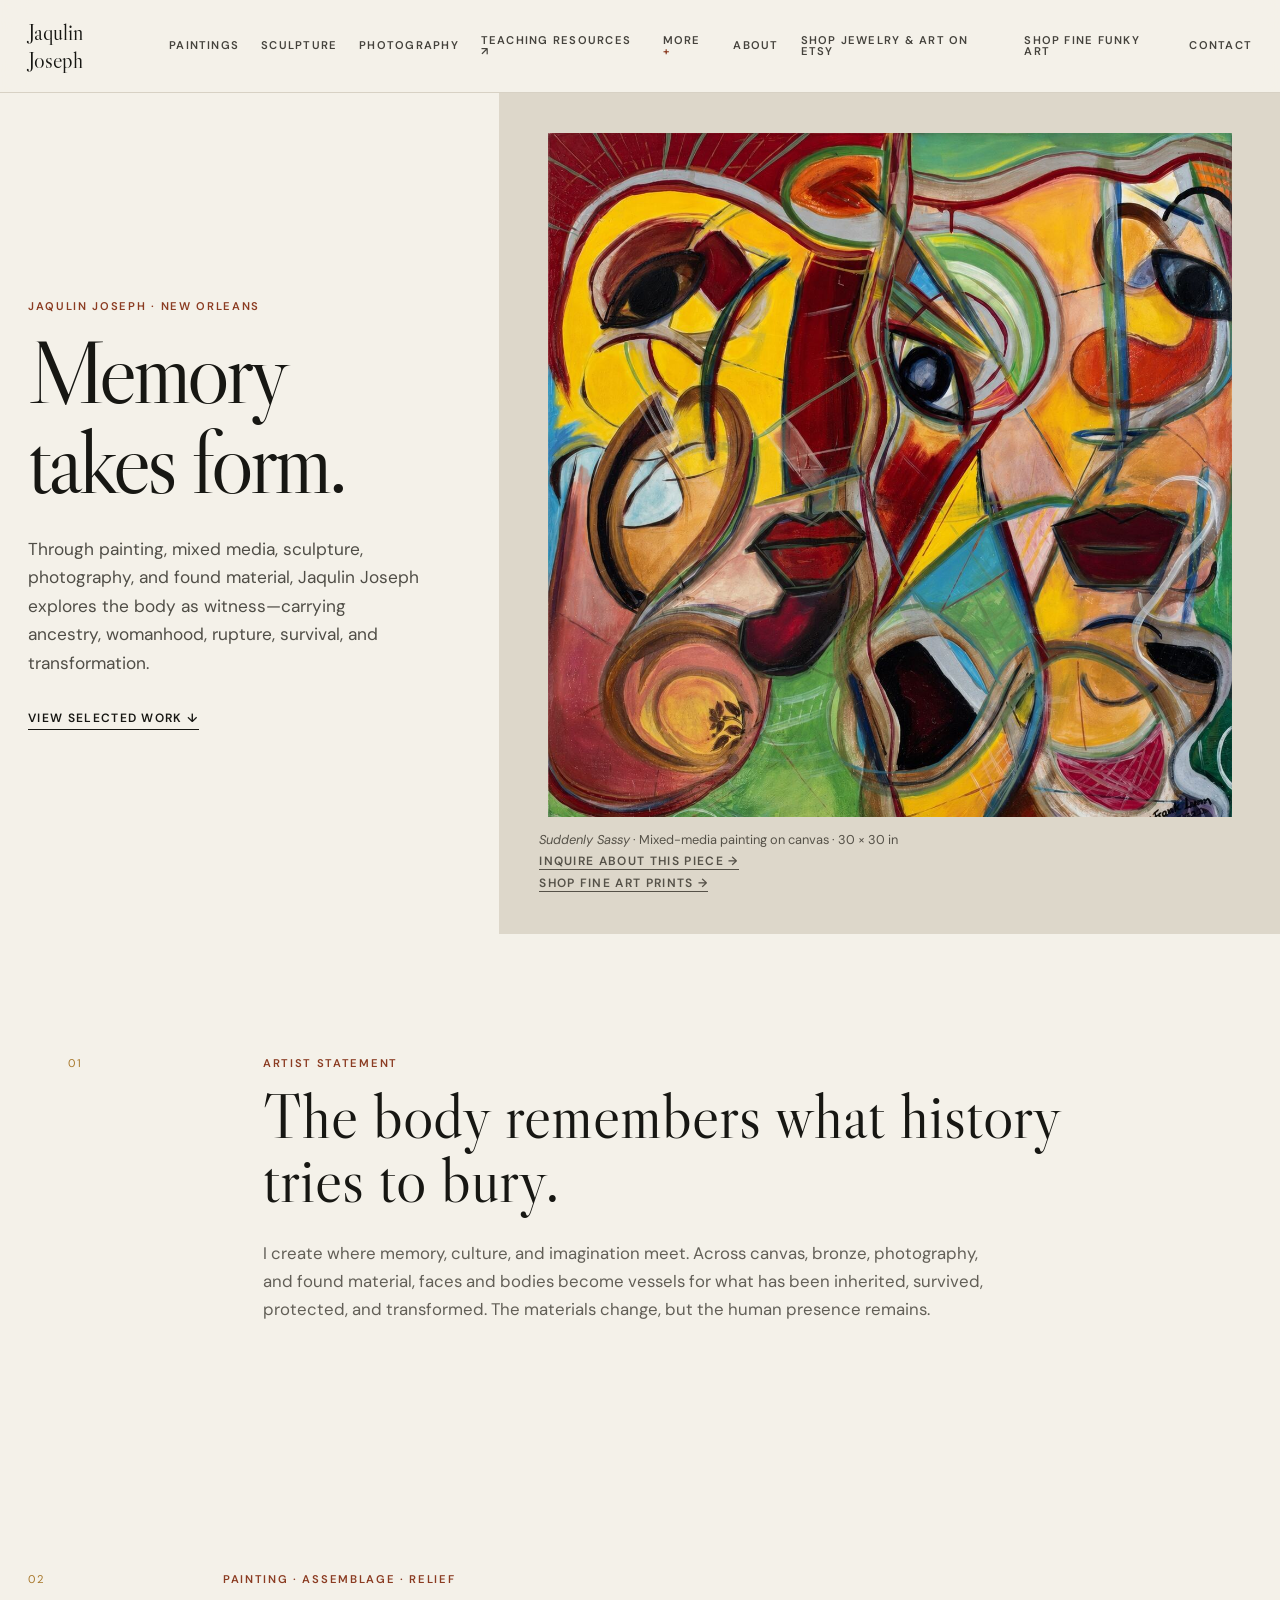
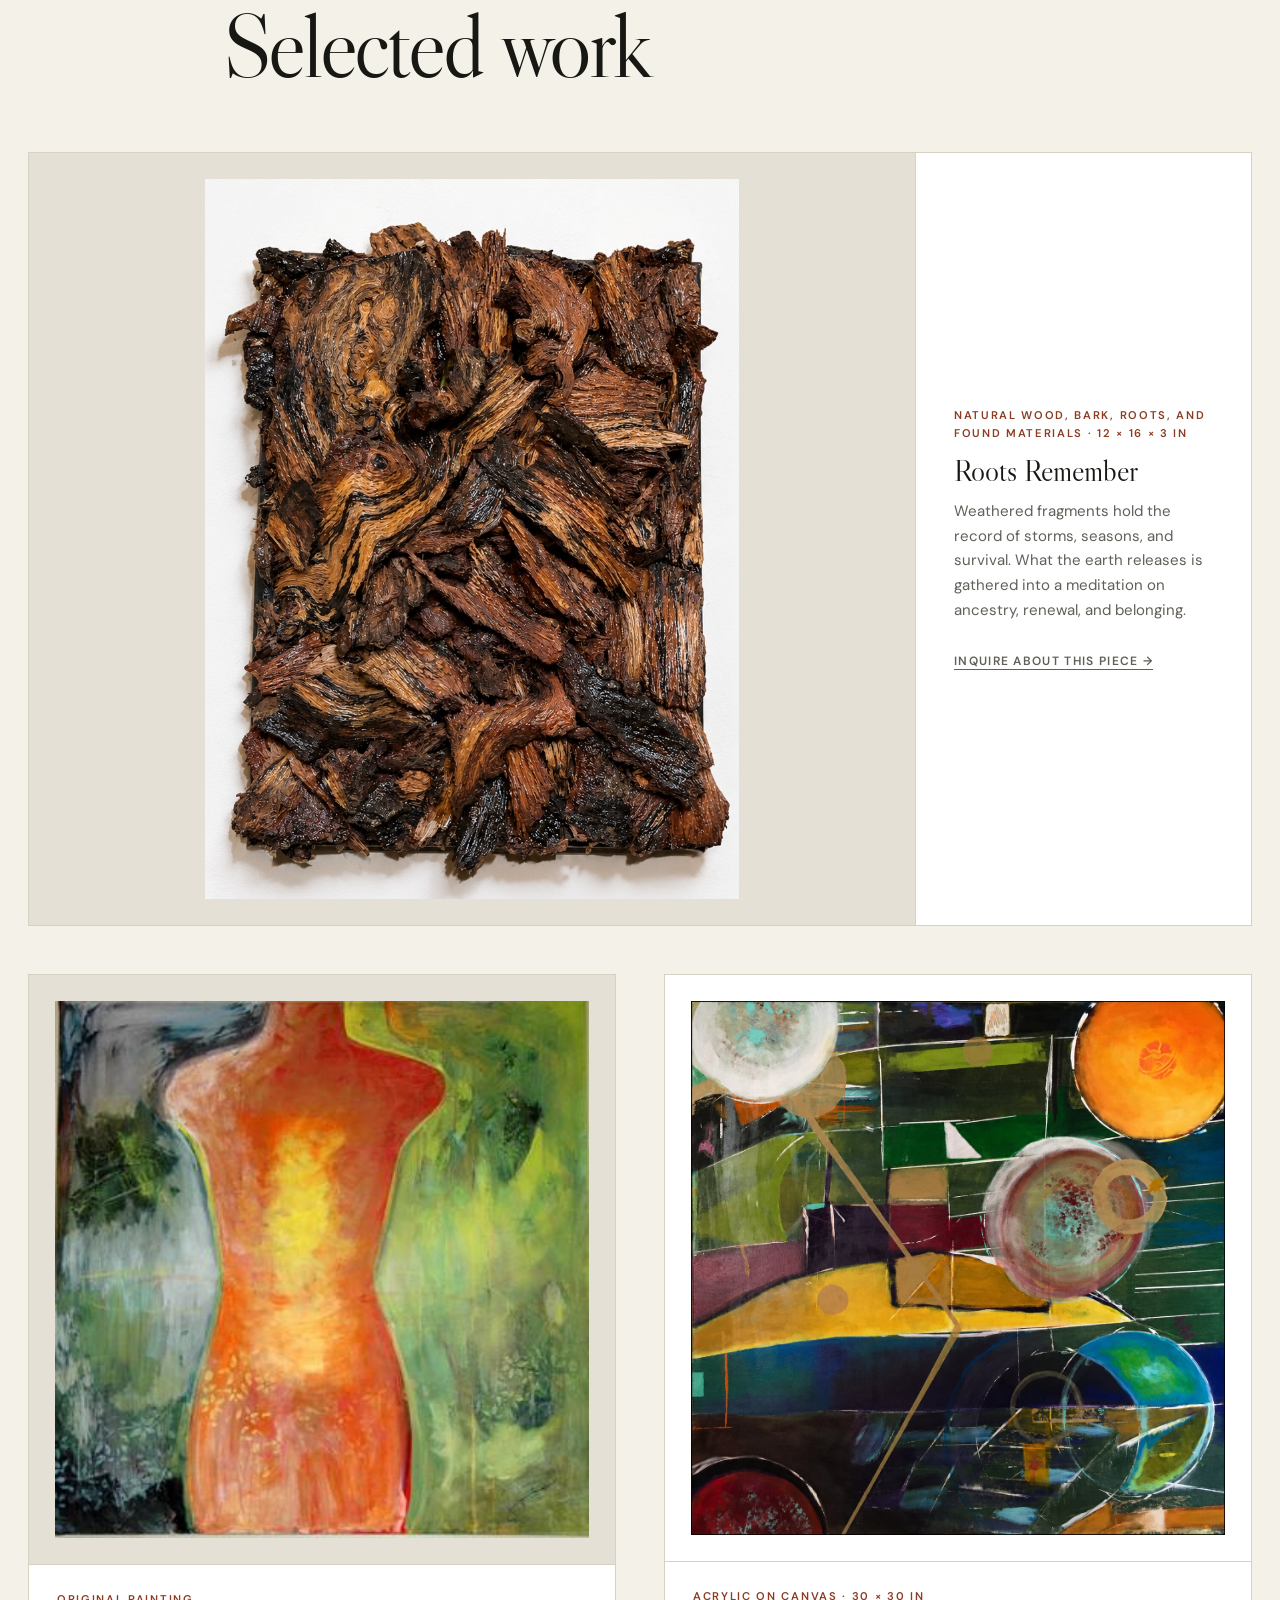
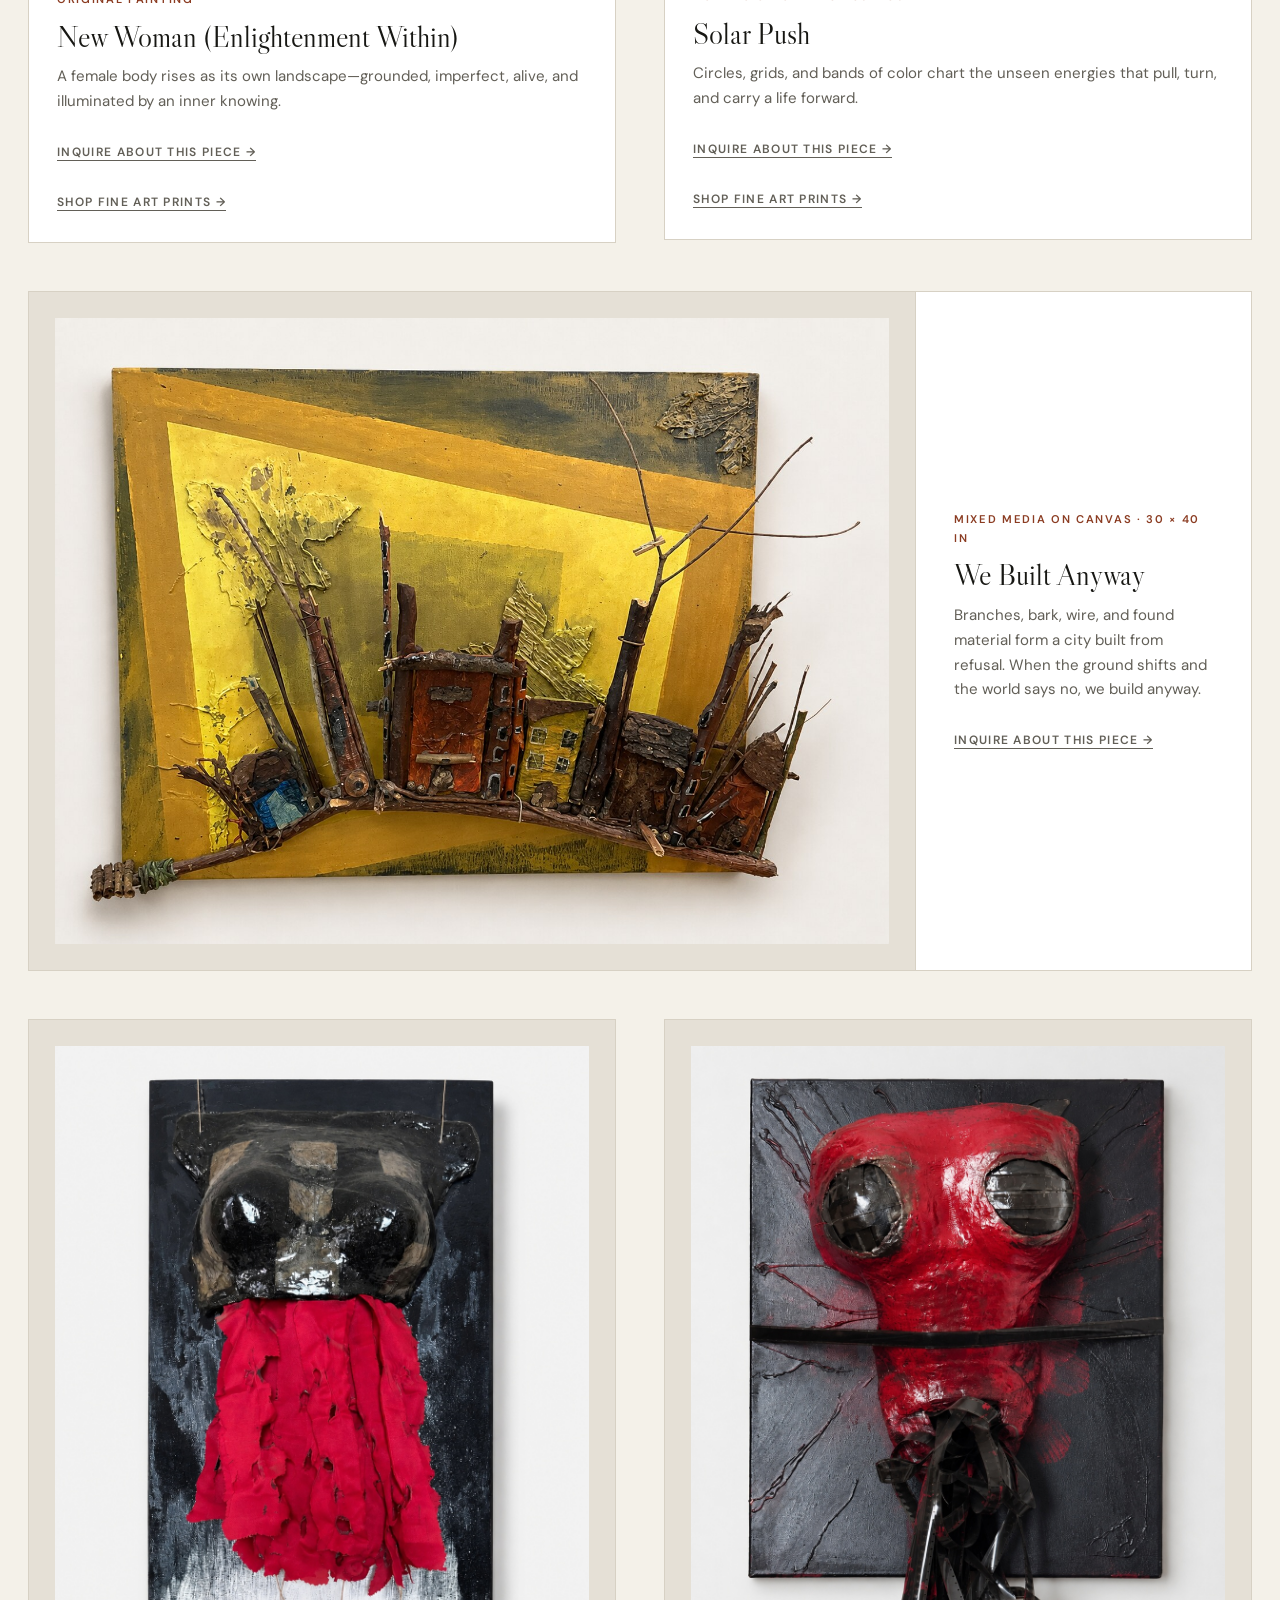
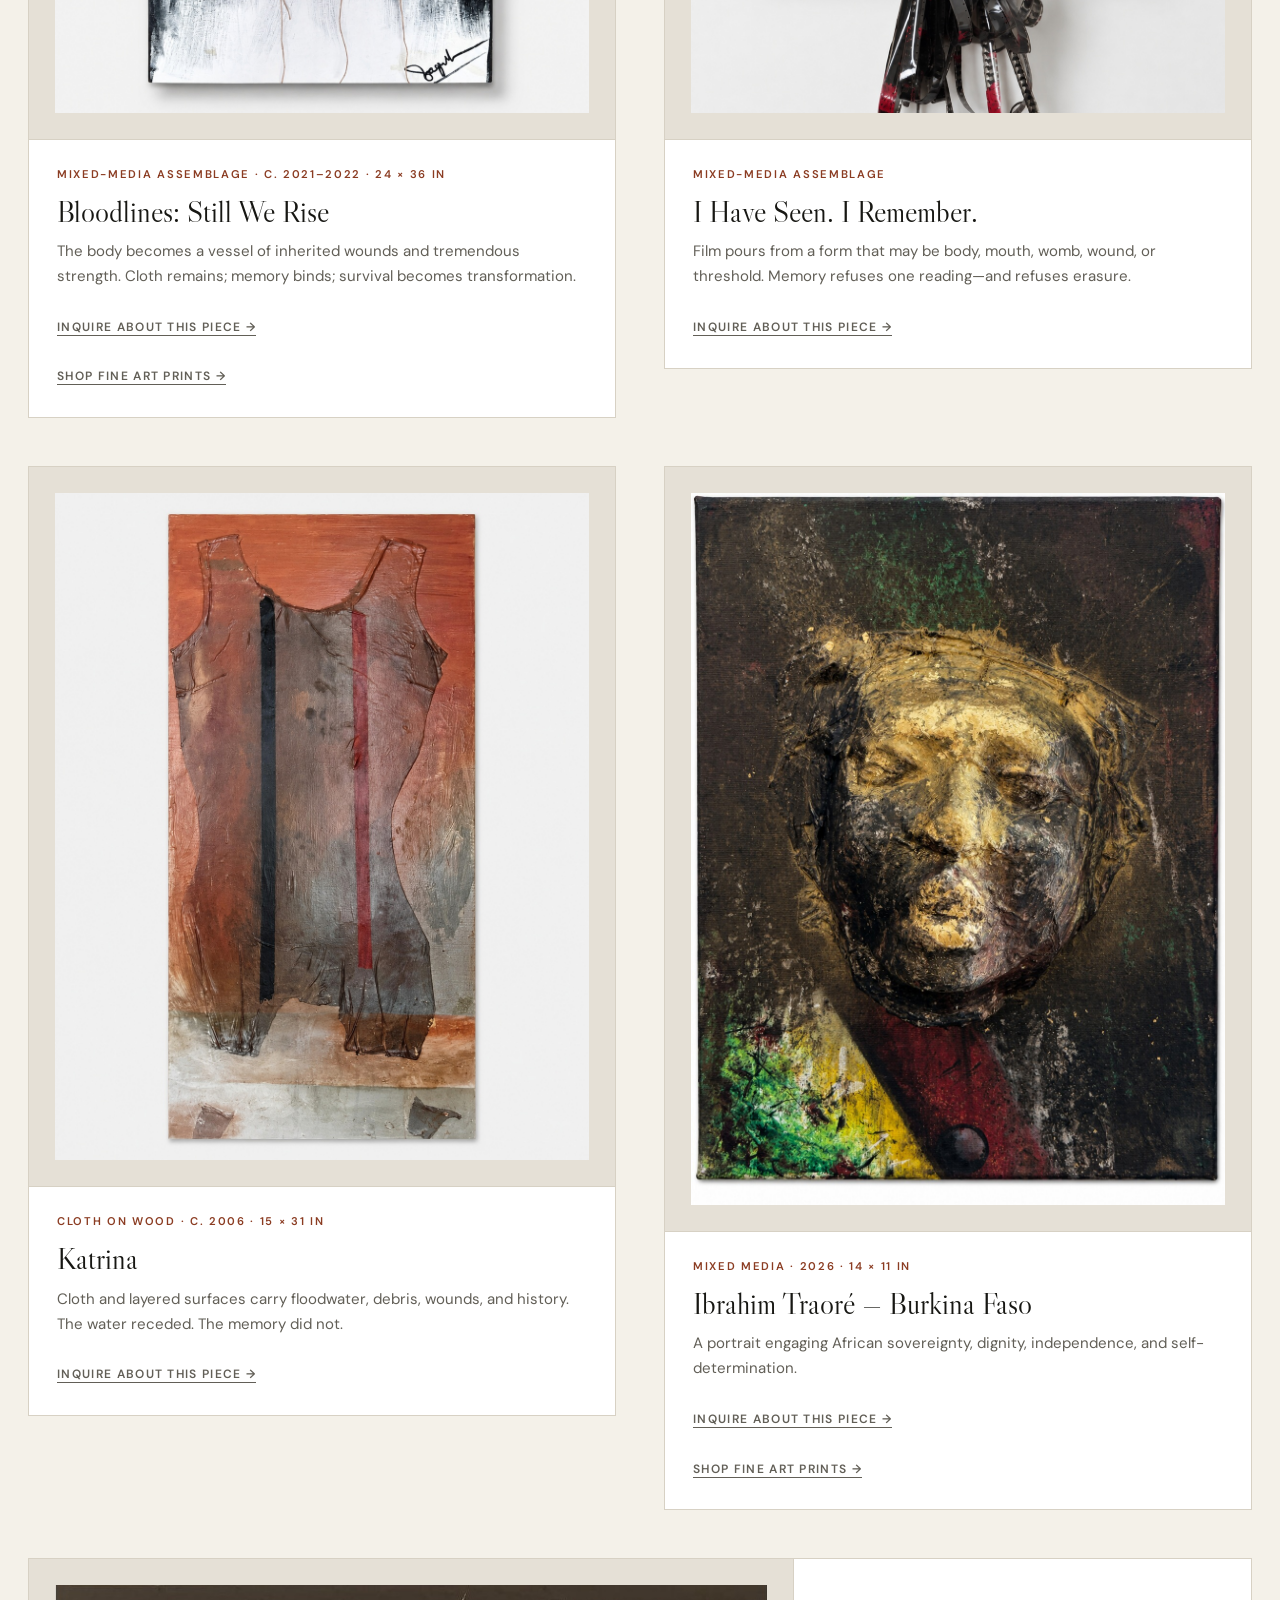
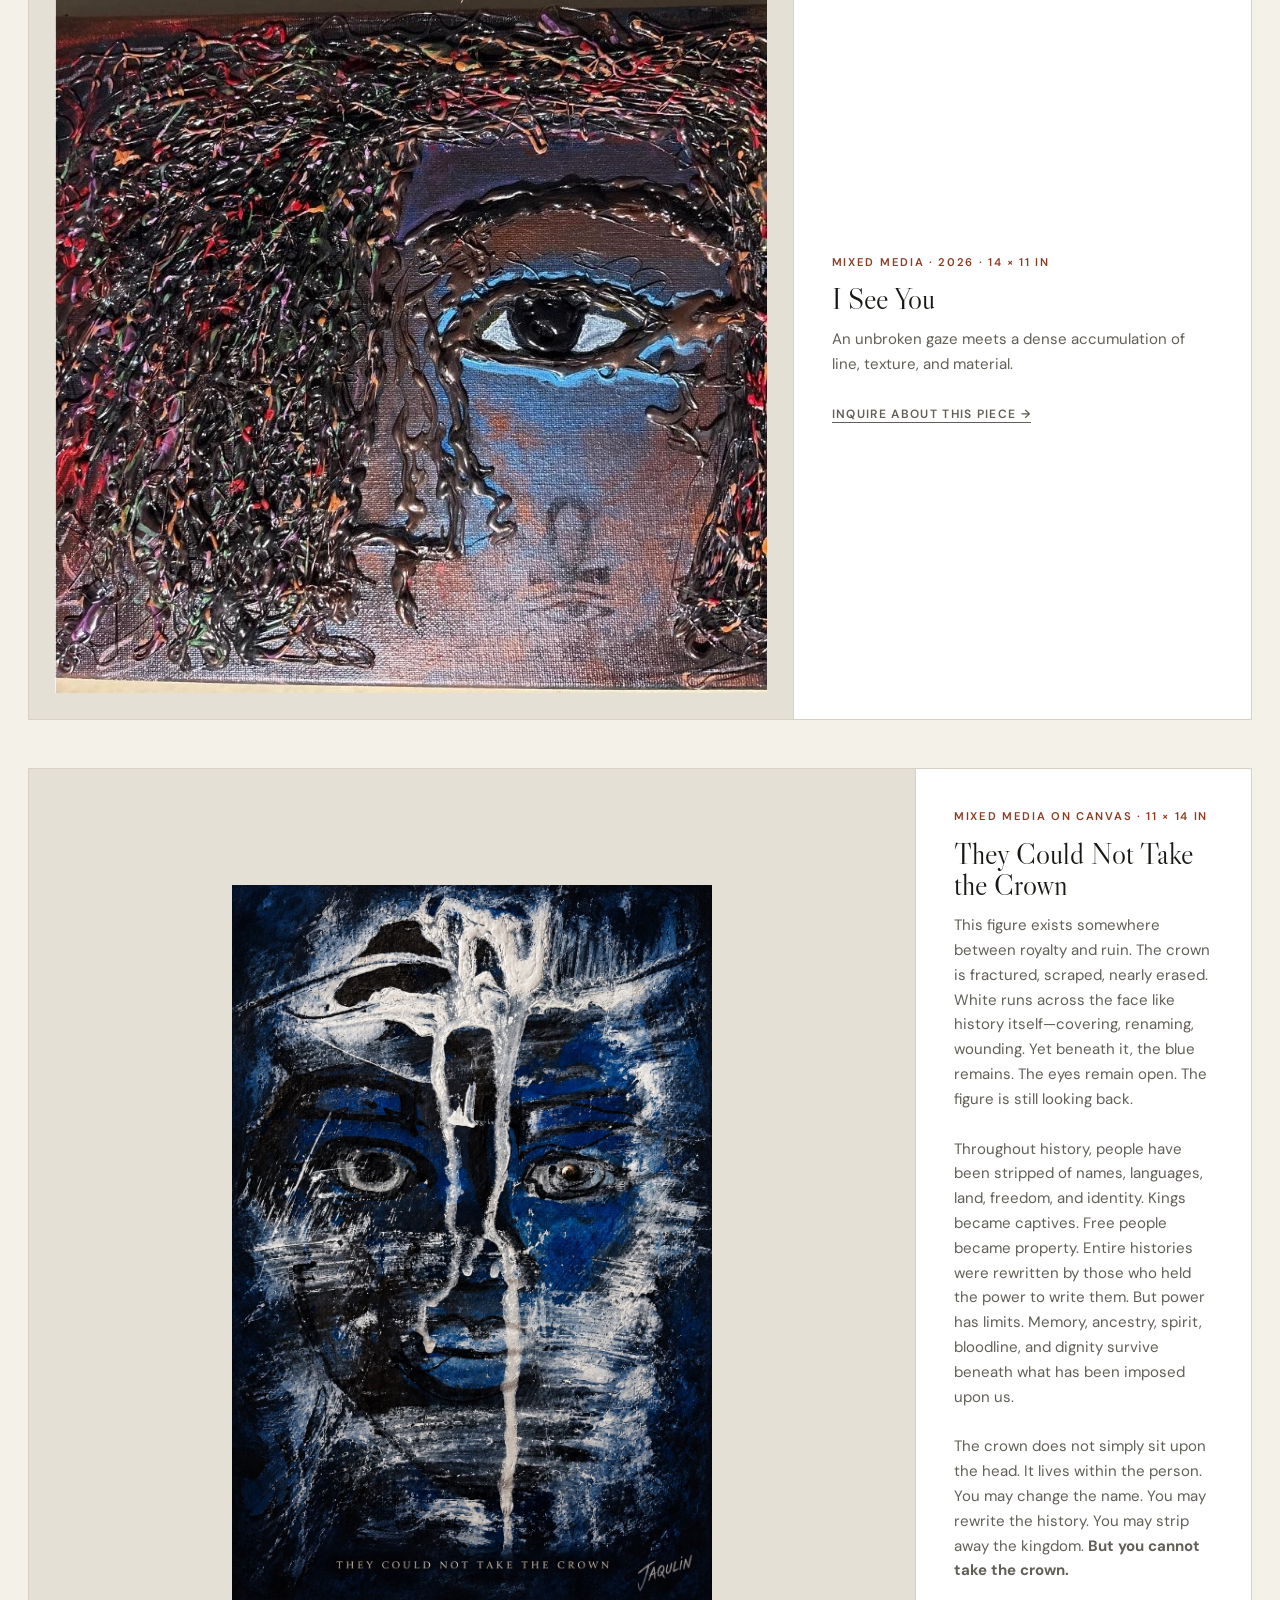
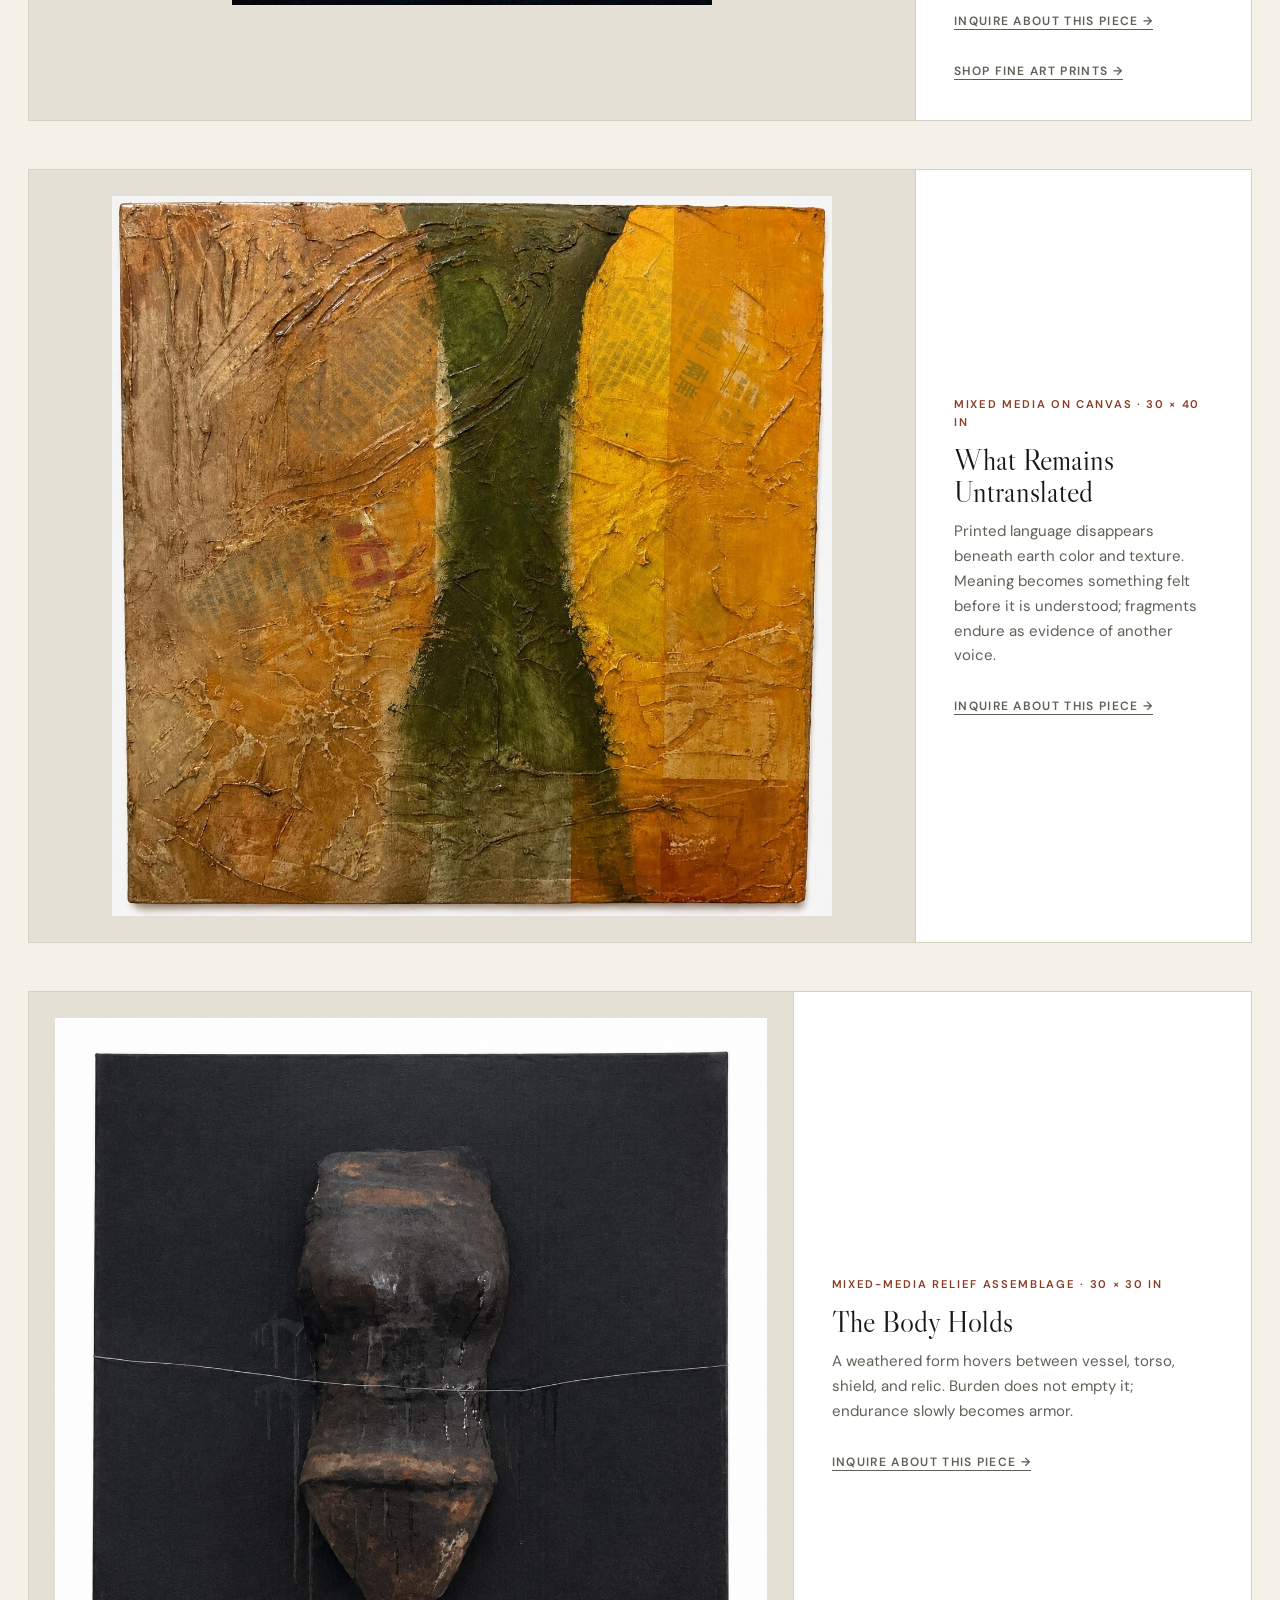
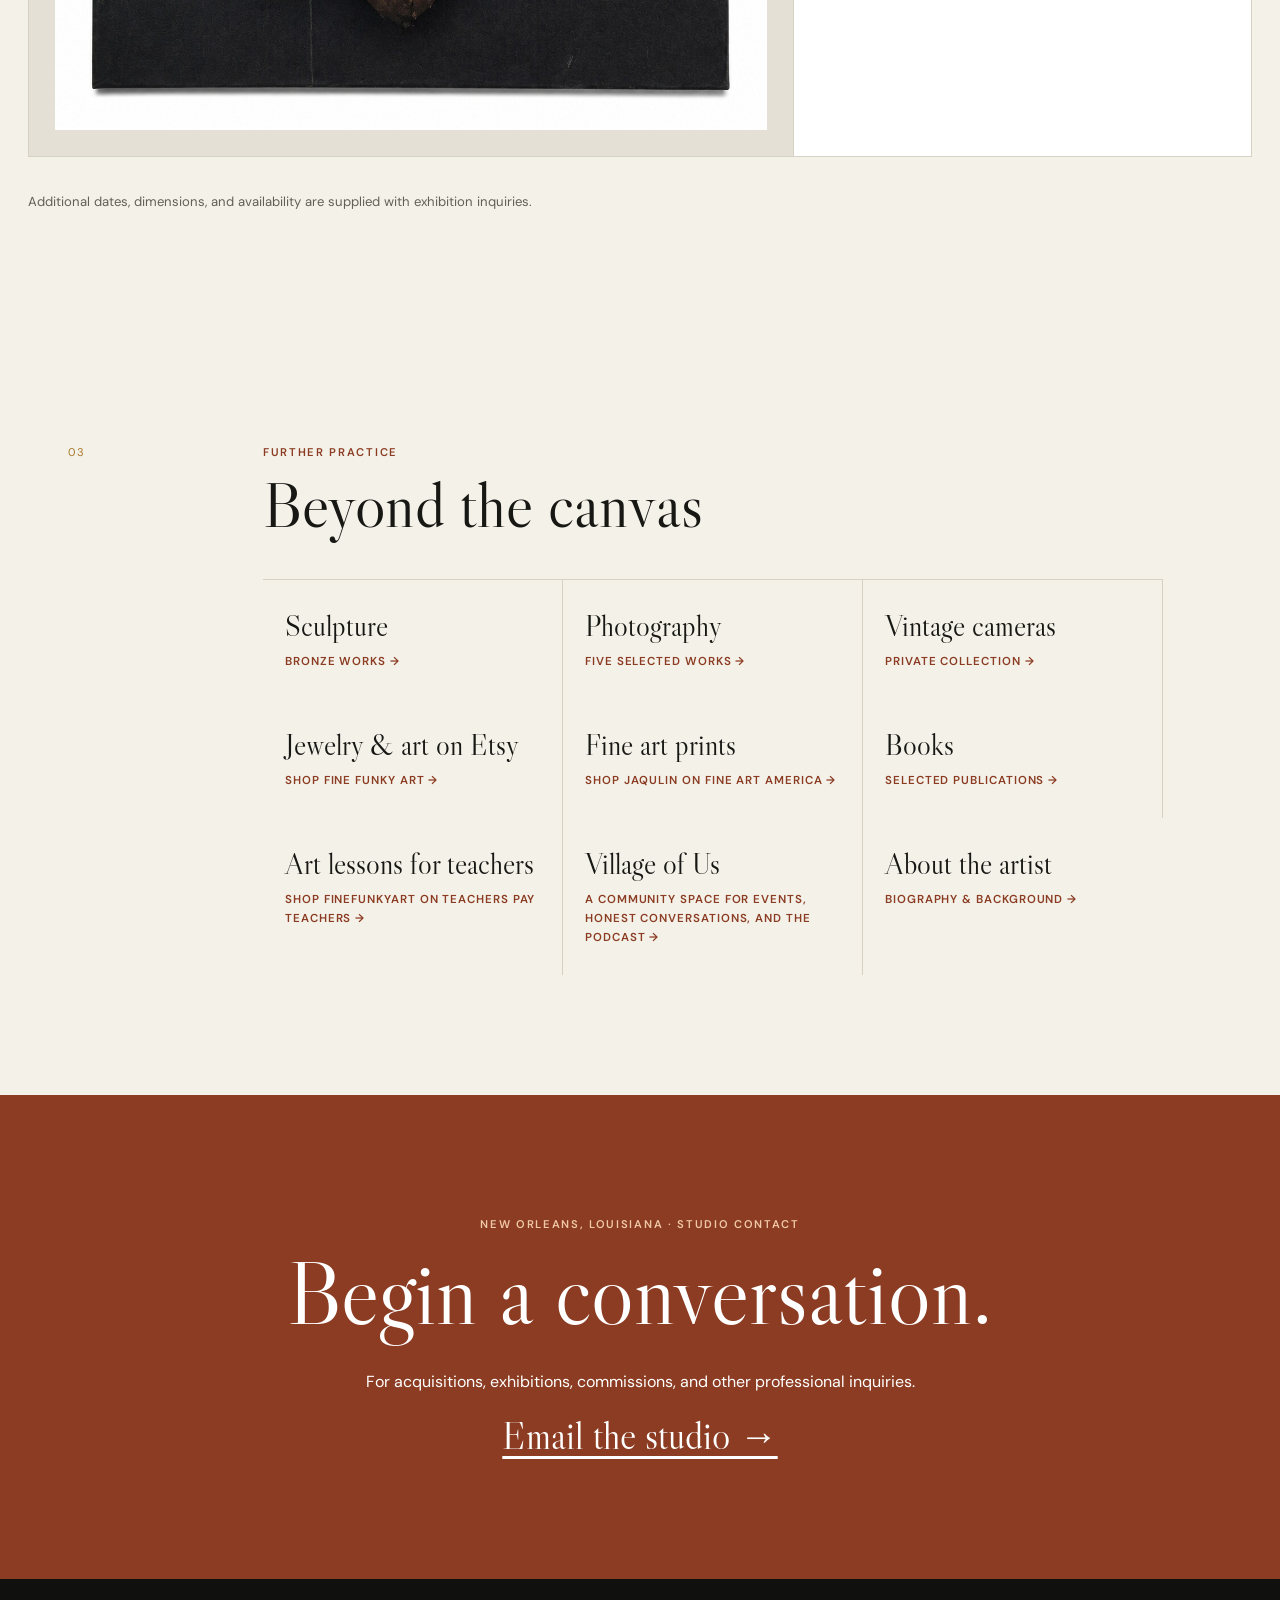
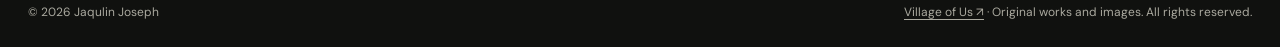
<file: Jaqulin_Com_Complete_Website/index.html>
<!doctype html>
<html lang="en">
  <head>
    <meta charset="utf-8" />
    <meta name="viewport" content="width=device-width,initial-scale=1" />
    <meta name="robots" content="noindex,follow" />
    <meta http-equiv="refresh" content="0; url=../" />
    <link rel="canonical" href="https://jaqulin.com/" />
    <title>Jaqulin Joseph — Artist</title>
    <script>location.replace('../');</script>
  </head>
  <body>
    <p><a href="../">Visit Jaqulin Joseph’s current portfolio</a></p>
  </body>
</html>
</file>
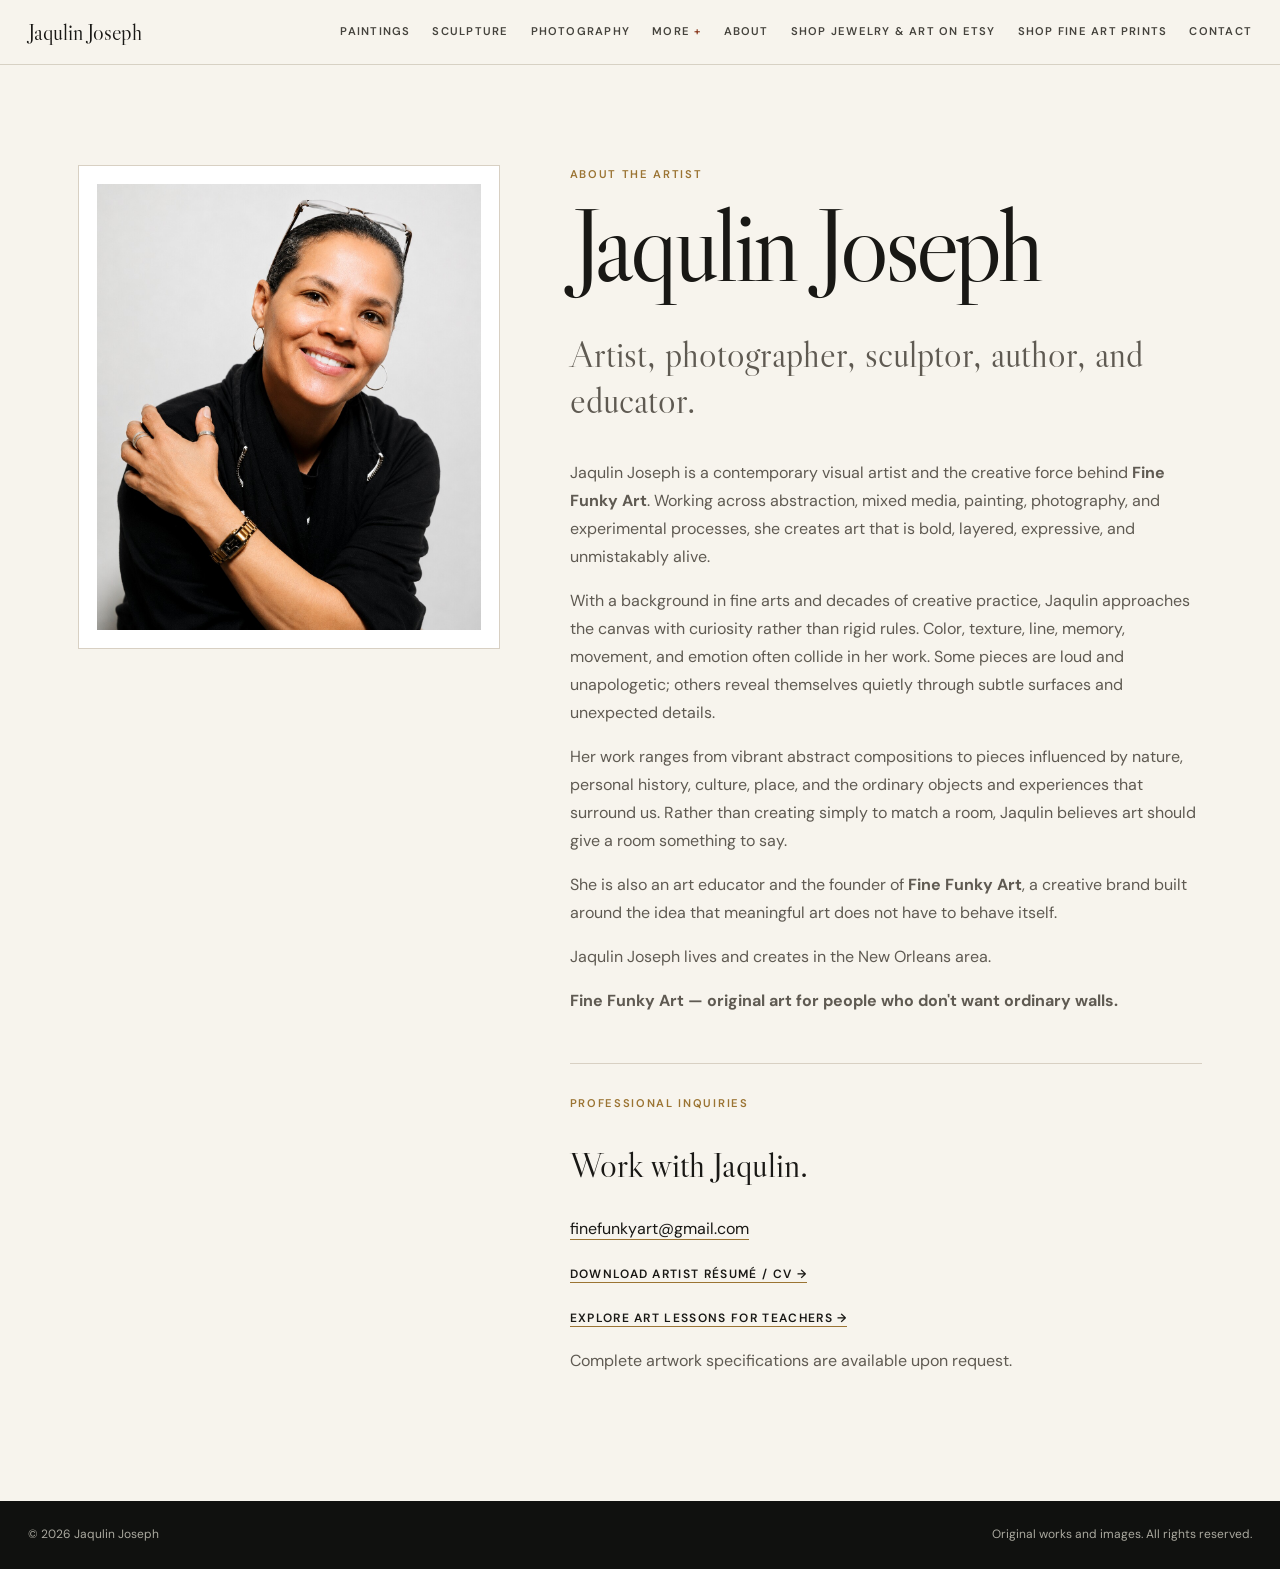
<file: about.html>
<!doctype html><html lang="en"><head><meta charset="utf-8"><meta name="viewport" content="width=device-width,initial-scale=1"><meta http-equiv="refresh" content="0; url=about/"><link rel="canonical" href="about/"><title>About — Jaqulin Joseph</title><script>location.replace('about/');</script></head><body><p><a href="about/">About Jaqulin Joseph</a></p></body></html>
</file>
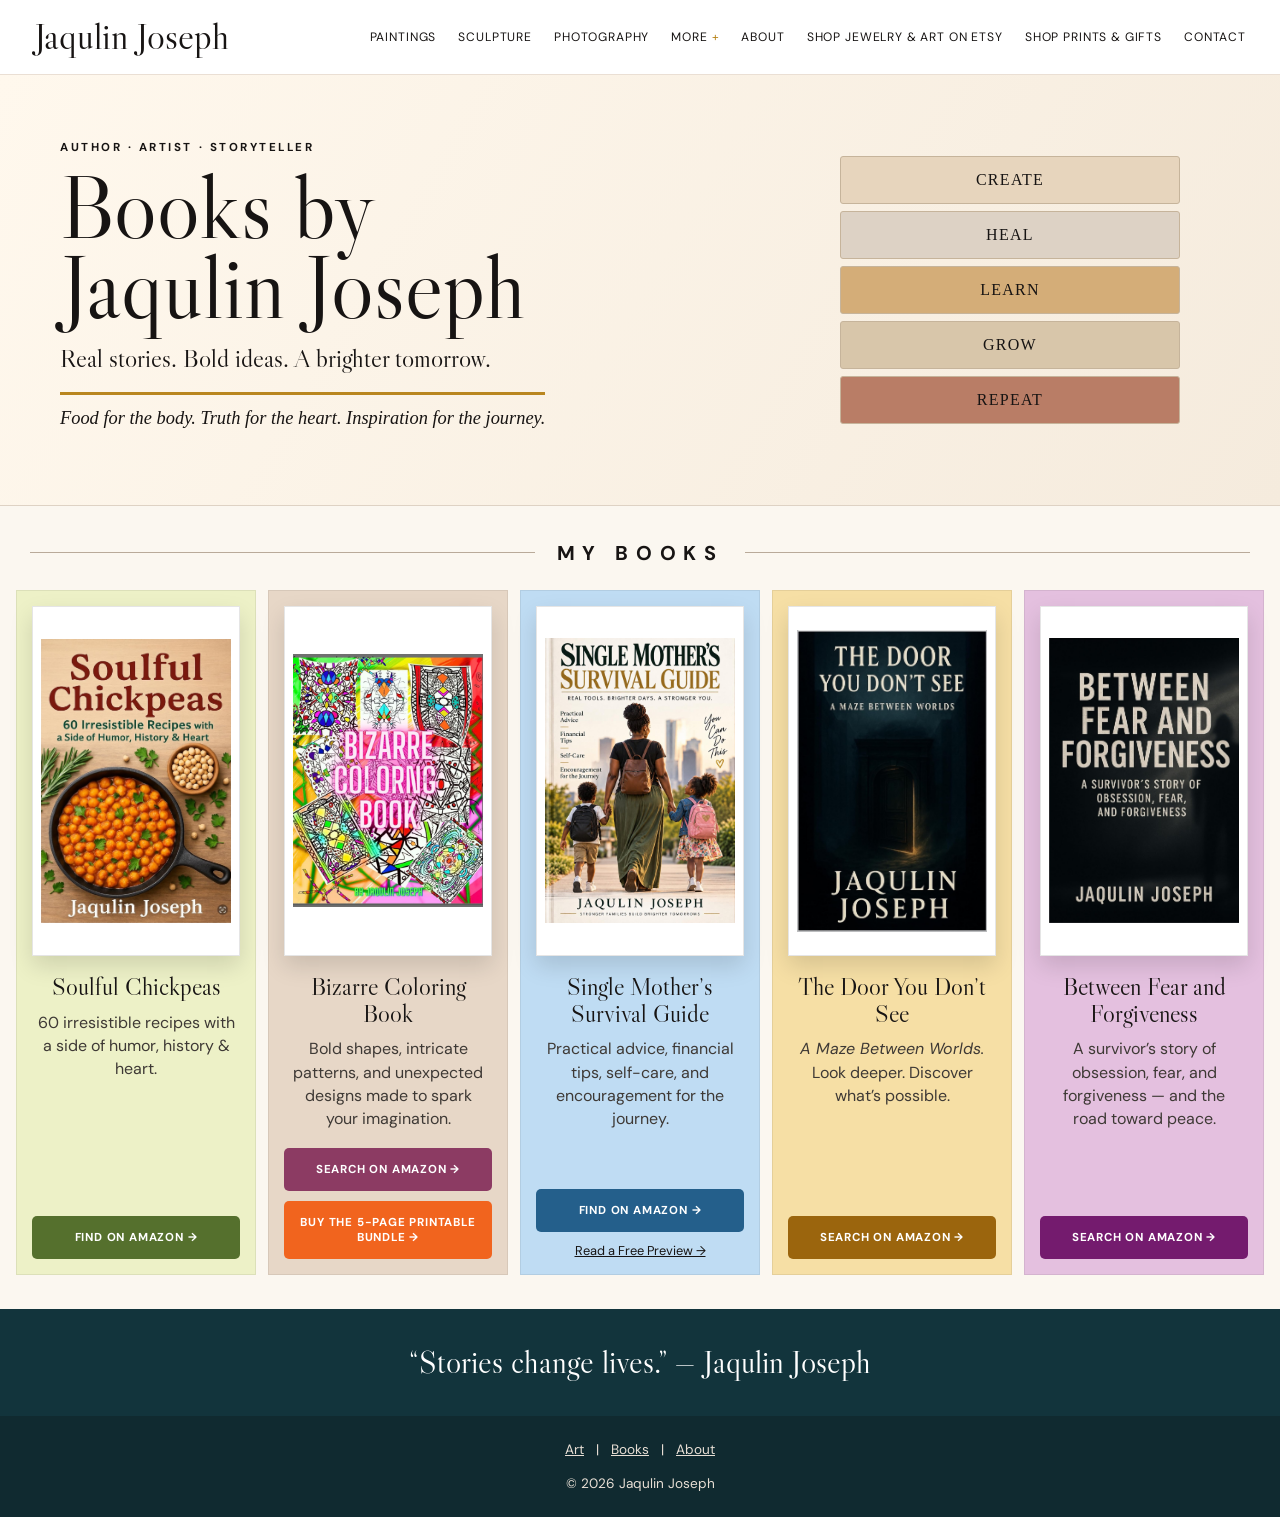
<file: books.html>
<!doctype html>
<html lang="en">
<head>
  <meta charset="utf-8" />
  <meta name="viewport" content="width=device-width,initial-scale=1" />
  <meta name="description" content="Books by New Orleans artist and author Jaqulin Joseph." />
  <link rel="canonical" href="https://jaqulin.com/books.html" />
  <meta property="og:type" content="website" />
  <meta property="og:title" content="Books by Jaqulin Joseph" />
  <meta property="og:description" content="Cookbooks, coloring books, survival guides, and stories by Jaqulin Joseph." />
  <meta property="og:url" content="https://jaqulin.com/books.html" />
  <meta property="og:image" content="https://jaqulin.com/assets/books/soulful-chickpeas-sharp.jpg?v=20260907-user-sharp" />
  <meta name="twitter:card" content="summary_large_image" />
  <title>Books — Jaqulin Joseph</title>
    <link rel="icon" href="favicon.svg" type="image/svg+xml" />
  <link rel="preconnect" href="https://fonts.googleapis.com" />
  <link rel="preconnect" href="https://fonts.gstatic.com" crossorigin />
  <link href="https://fonts.googleapis.com/css2?family=DM+Sans:wght@400;500;600;700&family=Libre+Caslon+Display&display=swap" rel="stylesheet" />
  <style>
    :root{--ink:#171413;--muted:#594f49;--serif:"Libre Caslon Display",serif;--sans:"DM Sans",sans-serif}
    *{box-sizing:border-box} body{margin:0;background:#fbf7f0;color:var(--ink);font-family:var(--sans)} a{color:inherit}
    .site-header{position:sticky;top:0;z-index:20;display:flex;align-items:center;justify-content:space-between;gap:28px;padding:18px 34px;background:rgba(255,255,255,.97);border-bottom:1px solid #eadfd4}.wordmark{font:400 2.35rem/1 var(--serif);text-decoration:none}.menu-button{display:none;border:0;background:none;padding:8px 0;color:#45433d;font:.7rem/1 var(--sans);font-weight:600;letter-spacing:.11em;text-transform:uppercase}.site-header nav{display:flex;align-items:center;gap:22px}.site-header nav a,.nav-more summary{text-decoration:none;font-size:.76rem;text-transform:uppercase;letter-spacing:.07em;cursor:pointer}.nav-more{position:relative}.nav-more summary{list-style:none}.nav-more summary::-webkit-details-marker{display:none}.nav-more summary::after{content:" +";color:#b9861f}.nav-more[open] summary::after{content:" −"}.nav-more-menu{position:absolute;right:0;top:calc(100% + 14px);min-width:220px;padding:8px 14px;background:#fff;border:1px solid #eadfd4;box-shadow:0 14px 34px rgba(0,0,0,.08)}.nav-more-menu a{display:block;white-space:nowrap;padding:11px 0}.page{max-width:1440px;margin:auto}.hero{display:grid;grid-template-columns:1.25fr .75fr;gap:40px;align-items:center;padding:54px 60px;background:linear-gradient(120deg,#fff8ed,#f5ebdd);border-bottom:1px solid #ded2c4}.eyebrow{letter-spacing:.22em;text-transform:uppercase;font-size:.72rem;font-weight:700}.hero h1{font:400 clamp(4rem,7vw,7.3rem)/.9 var(--serif);margin:8px 0 14px}.hero .lead{font:400 clamp(1.35rem,2vw,1.9rem)/1.25 var(--serif);margin:0}.hero .script{margin-top:18px;font:italic 1.15rem/1.5 Georgia,serif;border-top:3px solid #b9861f;display:inline-block;padding-top:10px}.stack{display:flex;flex-direction:column;gap:7px;max-width:340px;margin:auto;width:100%}.spine{padding:14px 18px;text-align:center;border:1px solid #c6b49b;border-radius:3px;background:#e7d5bd;font-family:Georgia,serif;letter-spacing:.08em}.spine:nth-child(2){background:#ddd2c5}.spine:nth-child(3){background:#d4ad78}.spine:nth-child(4){background:#d8c6aa}.spine:nth-child(5){background:#b97d66}.title{display:flex;align-items:center;gap:22px;padding:34px 30px 14px}.title:before,.title:after{content:"";height:1px;background:#b9aa9a;flex:1}.title h2{margin:0;font-size:1.25rem;letter-spacing:.38em;text-transform:uppercase}.books{display:grid;grid-template-columns:repeat(5,minmax(0,1fr));gap:12px;padding:10px 16px 34px}.card{display:flex;flex-direction:column;padding:15px;border:1px solid rgba(0,0,0,.07);min-height:660px}.card:nth-child(1){background:#edf1c7}.card:nth-child(2){background:#e7d7c7}.card:nth-child(3){background:#bfdcf3}.card:nth-child(4){background:#f6dfa5}.card:nth-child(5){background:#e4c0df}.cover{display:flex;height:350px;padding:8px;background:#fff;border:1px solid rgba(0,0,0,.1);box-shadow:0 10px 22px rgba(0,0,0,.13);overflow:hidden;align-items:center;justify-content:center}.cover img{width:100%;height:100%;object-fit:contain;display:block;background:#fff}.card h3{text-align:center;font:400 1.55rem/1.08 var(--serif);margin:18px 0 10px}.card p{text-align:center;color:#3e3935;line-height:1.45;margin:0 5px 18px}.amazon{display:block;margin-top:auto;padding:14px 10px;text-align:center;color:#fff;text-decoration:none;font-size:.72rem;font-weight:700;letter-spacing:.07em;text-transform:uppercase;border-radius:5px}.card:nth-child(1) .amazon{background:#55702d}.card:nth-child(2) .amazon{background:#8c3b63}.card:nth-child(3) .amazon{background:#245f8b}.card:nth-child(4) .amazon{background:#9b650d}.card:nth-child(5) .amazon{background:#741b6e}.try{display:block;text-align:center;margin-top:10px;font-size:.8rem}.etsy{background:#f1641e!important;margin-top:10px}.free{padding:38px 28px 42px;background:#fffaf2;border-top:1px solid #ddd0c0}.free h2{text-align:center;font:500 1.45rem/1 var(--sans);letter-spacing:.3em;text-transform:uppercase;margin:0}.free .sub{text-align:center;color:var(--muted);font-size:.8rem;letter-spacing:.1em;text-transform:uppercase}.free-grid{display:grid;grid-template-columns:1fr;gap:18px;max-width:420px;margin:25px auto 0}.free-card{padding:24px;background:#fff;border:1px solid #dfd5c9;text-align:center}.free-card h3{font:400 1.8rem/1 var(--serif);margin:0 0 8px}.free-card a{display:inline-block;margin-top:8px;padding:11px 16px;background:#50683b;color:#fff;text-decoration:none;font-size:.72rem;font-weight:700;text-transform:uppercase}.quote{padding:34px;text-align:center;background:#12343c;color:#fff;font:400 2rem/1.2 var(--serif)}footer{padding:25px;text-align:center;background:#102a30;color:#e8dfd5;font-size:.85rem}footer a{color:#e8dfd5}@media(max-width:1100px){.books{grid-template-columns:repeat(2,1fr)}.hero{grid-template-columns:1fr}.card{min-height:auto}}@media(max-width:900px){.site-header{flex-wrap:wrap;padding:14px 22px}.menu-button{display:block}.site-header nav{display:none;width:100%;flex-direction:column;align-items:flex-start;gap:0;padding-top:8px}.site-header nav.open{display:flex}.site-header nav>a{width:100%;padding:13px 0;border-top:1px solid #eadfd4}.nav-more{width:100%}.nav-more summary{width:100%;padding:13px 0;border-top:1px solid #eadfd4}.nav-more-menu{position:static;min-width:0;padding:0 0 4px 18px;border:0;box-shadow:none;background:transparent}.nav-more-menu a{padding:11px 0}}@media(max-width:680px){.wordmark{font-size:1.7rem}.hero{padding:36px 22px}.books,.free-grid{grid-template-columns:1fr}.books{padding:10px 18px 30px}.cover{height:430px}}
  </style>
</head>
<body>
<header class="site-header">
<a class="wordmark" href="index.html">Jaqulin Joseph</a>
<button class="menu-button" type="button" aria-expanded="false" aria-controls="site-nav">Menu</button>
<nav id="site-nav" aria-label="Primary navigation">
<a href="index.html#selected">Paintings</a>
<a href="sculpture.html">Sculpture</a>
<a href="photography.html">Photography</a>
<details class="nav-more">
<summary>More</summary>
<div class="nav-more-menu">
<a href="cameras.html">Cameras</a>
<a href="books.html" aria-current="page">Books</a>
<a href="https://www.teacherspayteachers.com/store/finefunkyart" target="_blank" rel="noopener">Teaching Resources ↗</a>
<a href="https://villageofus.com" target="_blank" rel="noopener">Village of Us ↗</a>
</div>
</details>
<a href="about.html">About</a>
<a href="https://finefunkyart.com" target="_blank" rel="noopener">Shop Jewelry &amp; Art on Etsy</a>
        <a href="https://www.cafepress.com/shop/Finefunkyart" target="_blank" rel="noopener">Shop Prints &amp; Gifts</a>
<a href="index.html#contact">Contact</a>
</nav>
</header>
<main class="page">
<section class="hero">
<div>
<p class="eyebrow">Author · Artist · Storyteller</p>
<h1>Books by<br />Jaqulin Joseph</h1>
<p class="lead">Real stories. Bold ideas. A brighter tomorrow.</p>
<p class="script">Food for the body. Truth for the heart. Inspiration for the journey.</p>
</div>
<div class="stack" aria-hidden="true">
<div class="spine">CREATE</div>
<div class="spine">HEAL</div>
<div class="spine">LEARN</div>
<div class="spine">GROW</div>
<div class="spine">REPEAT</div>
</div>
</section>
<div class="title">
<h2>My Books</h2>
</div>
<section class="books">
<article class="card">
<a class="cover" href="https://www.amazon.com/dp/B0FK5V1DVW" target="_blank" rel="noopener">
<img src="assets/books/soulful-chickpeas-sharp.jpg?v=20260907-user-sharp" alt="Soulful Chickpeas cover by Jaqulin Joseph" />
</a>
<h3>Soulful Chickpeas</h3>
<p>60 irresistible recipes with a side of humor, history &amp; heart.</p>
<a class="amazon" href="https://www.amazon.com/dp/B0FK5V1DVW" target="_blank" rel="noopener">Find on Amazon →</a>
</article>
<article class="card">
<a class="cover" href="https://www.amazon.com/s?k=Bizarre+Coloring+Book+Jaqulin+Joseph" target="_blank" rel="noopener">
<img src="assets/books/bizarre-coloring-book-sharp.jpg?v=20260907-user-sharp" alt="Bizarre Coloring Book cover by Jaqulin Joseph" />
</a>
<h3>Bizarre Coloring Book</h3>
<p>Bold shapes, intricate patterns, and unexpected designs made to spark your imagination.</p>
<a class="amazon" href="https://www.amazon.com/s?k=Bizarre+Coloring+Book+Jaqulin+Joseph" target="_blank" rel="noopener">Search on Amazon →</a>
<a class="amazon etsy" href="https://www.etsy.com/listing/4573018633/bizarre-coloring-pages-printable-bundle" target="_blank" rel="noopener">Buy the 5-Page Printable Bundle →</a>
</article>
<article class="card">
<a class="cover" href="https://a.co/d/0aVvqfly" target="_blank" rel="noopener">
<img src="assets/books/single-mothers-survival-guide-web.jpg?v=20260907-full-cover" alt="Single Mother’s Survival Guide cover by Jaqulin Joseph" />
</a>
<h3>Single Mother’s Survival Guide</h3>
<p>Practical advice, financial tips, self-care, and encouragement for the journey.</p>
<a class="amazon" href="https://a.co/d/0aVvqfly" target="_blank" rel="noopener">Find on Amazon →</a>
<a class="try" href="single-mothers-preview.html">Read a Free Preview →</a>
</article>
<article class="card">
<a class="cover" href="https://www.amazon.com/s?k=The+Door+You+Don%27t+See+Jaqulin+Joseph" target="_blank" rel="noopener">
<img src="assets/books/the-door-you-dont-see-sharp.jpg?v=20260907-user-sharp" alt="The Door You Don’t See cover by Jaqulin Joseph" />
</a>
<h3>The Door You Don’t See</h3>
<p>
<em>A Maze Between Worlds.</em> Look deeper. Discover what’s possible.</p>
<a class="amazon" href="https://www.amazon.com/s?k=The+Door+You+Don%27t+See+Jaqulin+Joseph" target="_blank" rel="noopener">Search on Amazon →</a>
</article>
<article class="card">
<a class="cover" href="https://www.amazon.com/s?k=Between+Fear+and+Forgiveness+Jaqulin+Joseph" target="_blank" rel="noopener">
<img src="assets/books/between-fear-and-forgiveness-sharp.jpg?v=20260907-user-sharp" alt="Between Fear and Forgiveness cover by Jaqulin Joseph" />
</a>
<h3>Between Fear and Forgiveness</h3>
<p>A survivor’s story of obsession, fear, and forgiveness — and the road toward peace.</p>
<a class="amazon" href="https://www.amazon.com/s?k=Between+Fear+and+Forgiveness+Jaqulin+Joseph" target="_blank" rel="noopener">Search on Amazon →</a>
</article>
</section>
<div class="quote">“Stories change lives.” — Jaqulin Joseph</div>
</main>
<footer>
<a href="index.html">Art</a> &nbsp; | &nbsp; <a href="books.html">Books</a> &nbsp; | &nbsp; <a href="about.html">About</a>
<br />
<br />© 2026 Jaqulin Joseph</footer>
<script>const b=document.querySelector('.menu-button'),n=document.getElementById('site-nav');b.addEventListener('click',()=>{const o=b.getAttribute('aria-expanded')==='true';b.setAttribute('aria-expanded',String(!o));n.classList.toggle('open',!o)});n.addEventListener('click',e=>{if(e.target.closest('a')){b.setAttribute('aria-expanded','false');n.classList.remove('open')}});</script>
</body>
</html>
</file>
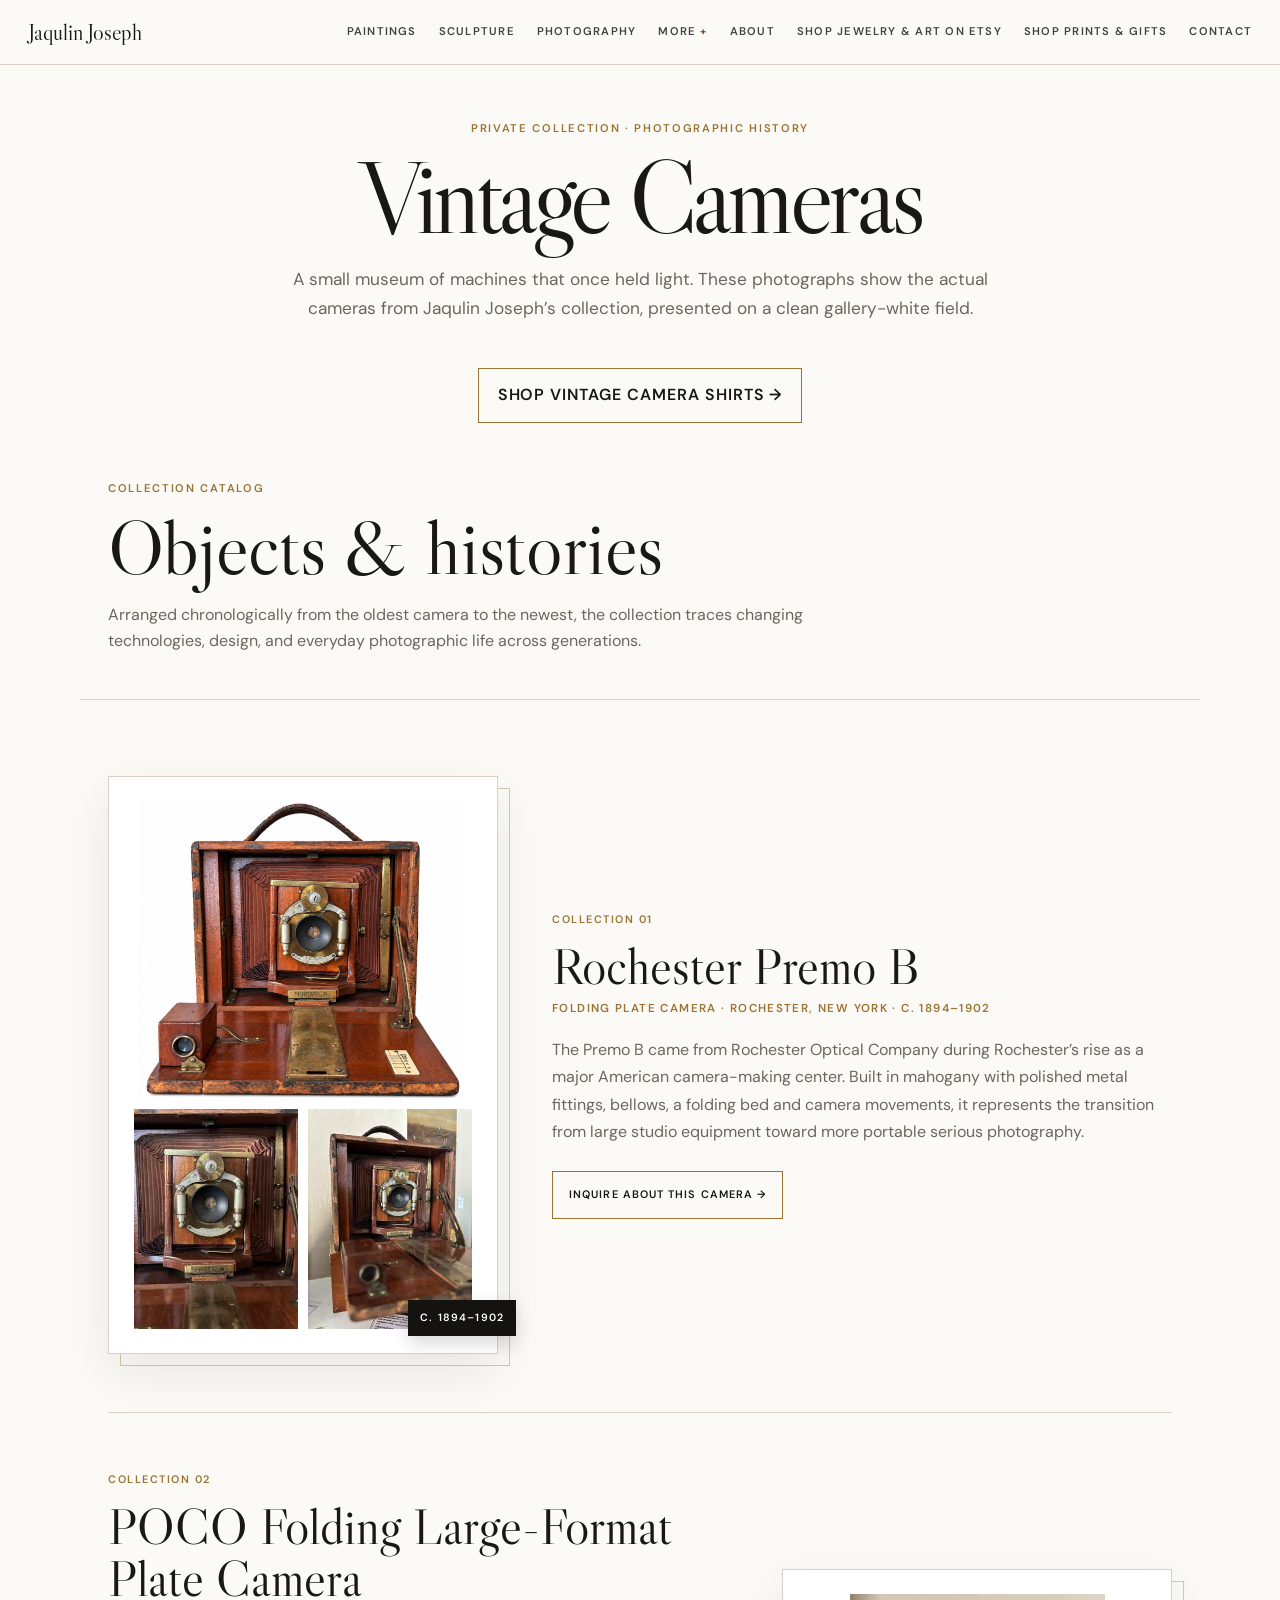
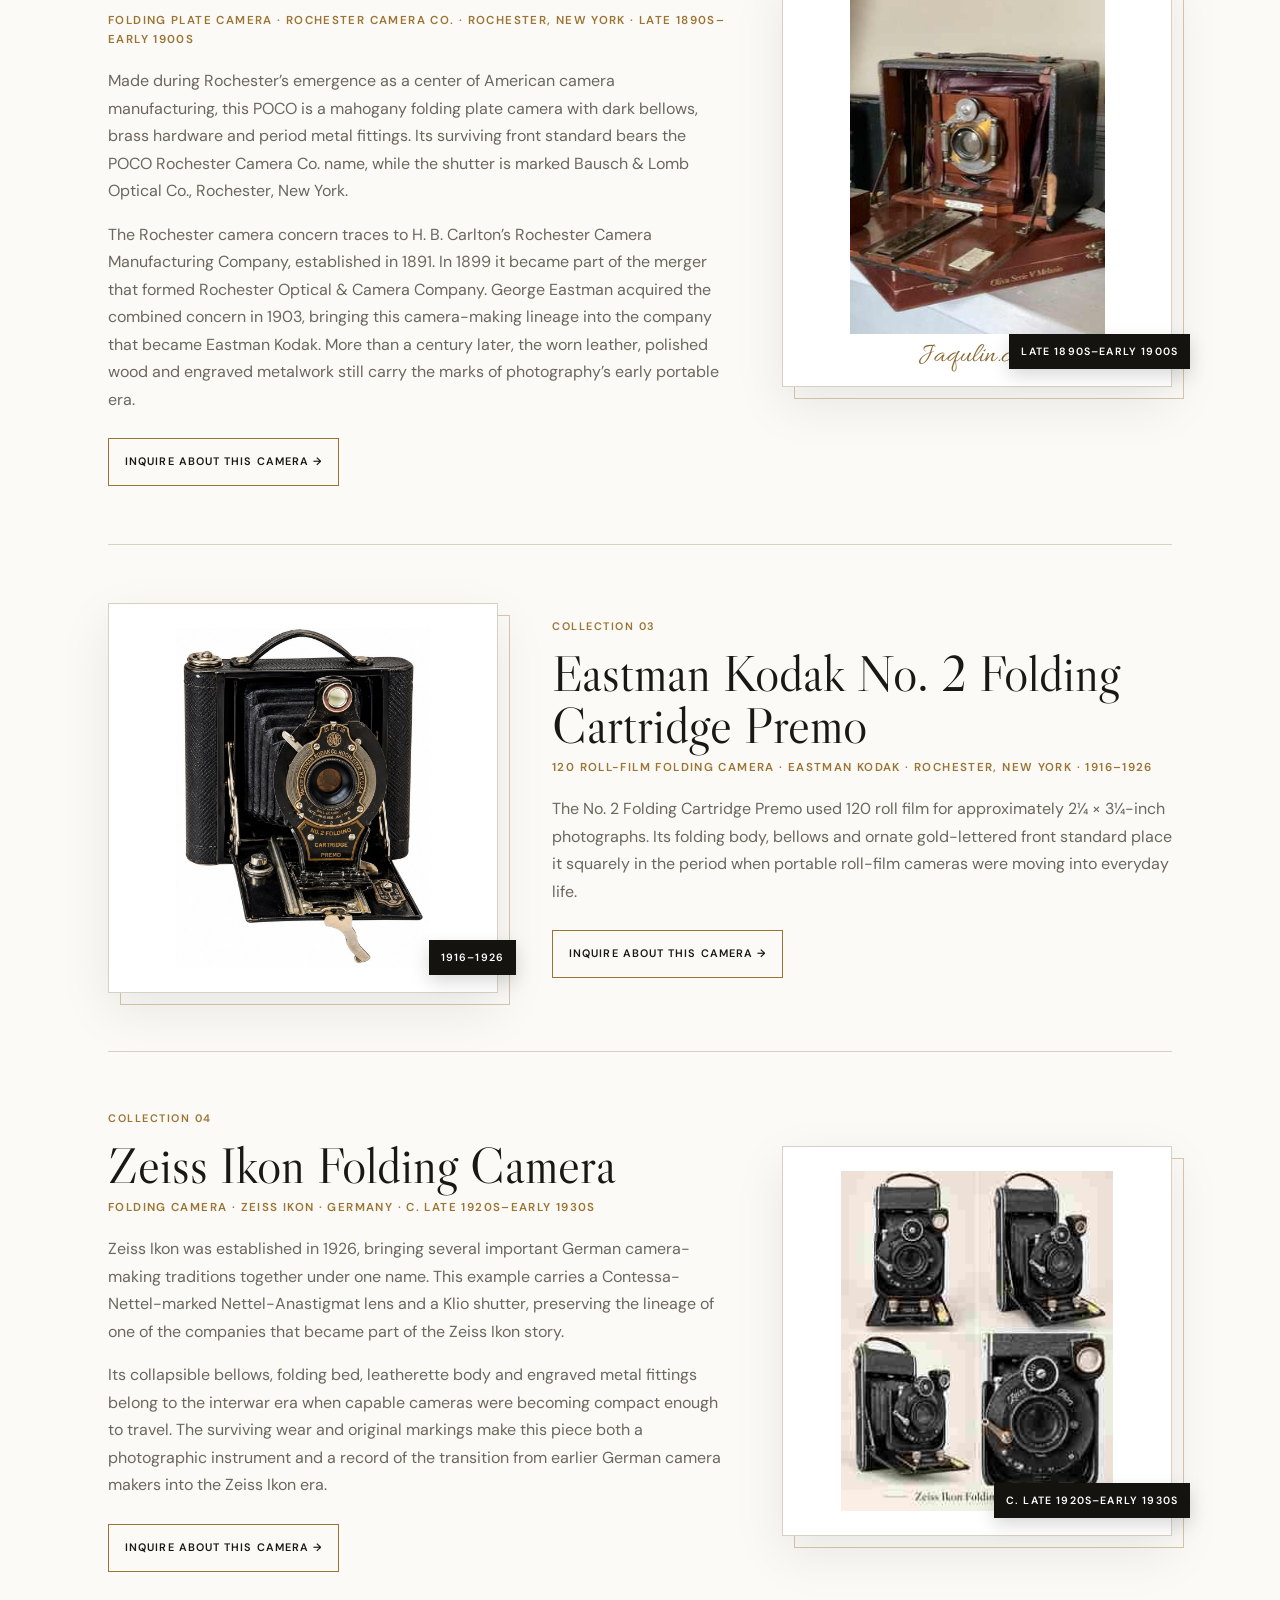
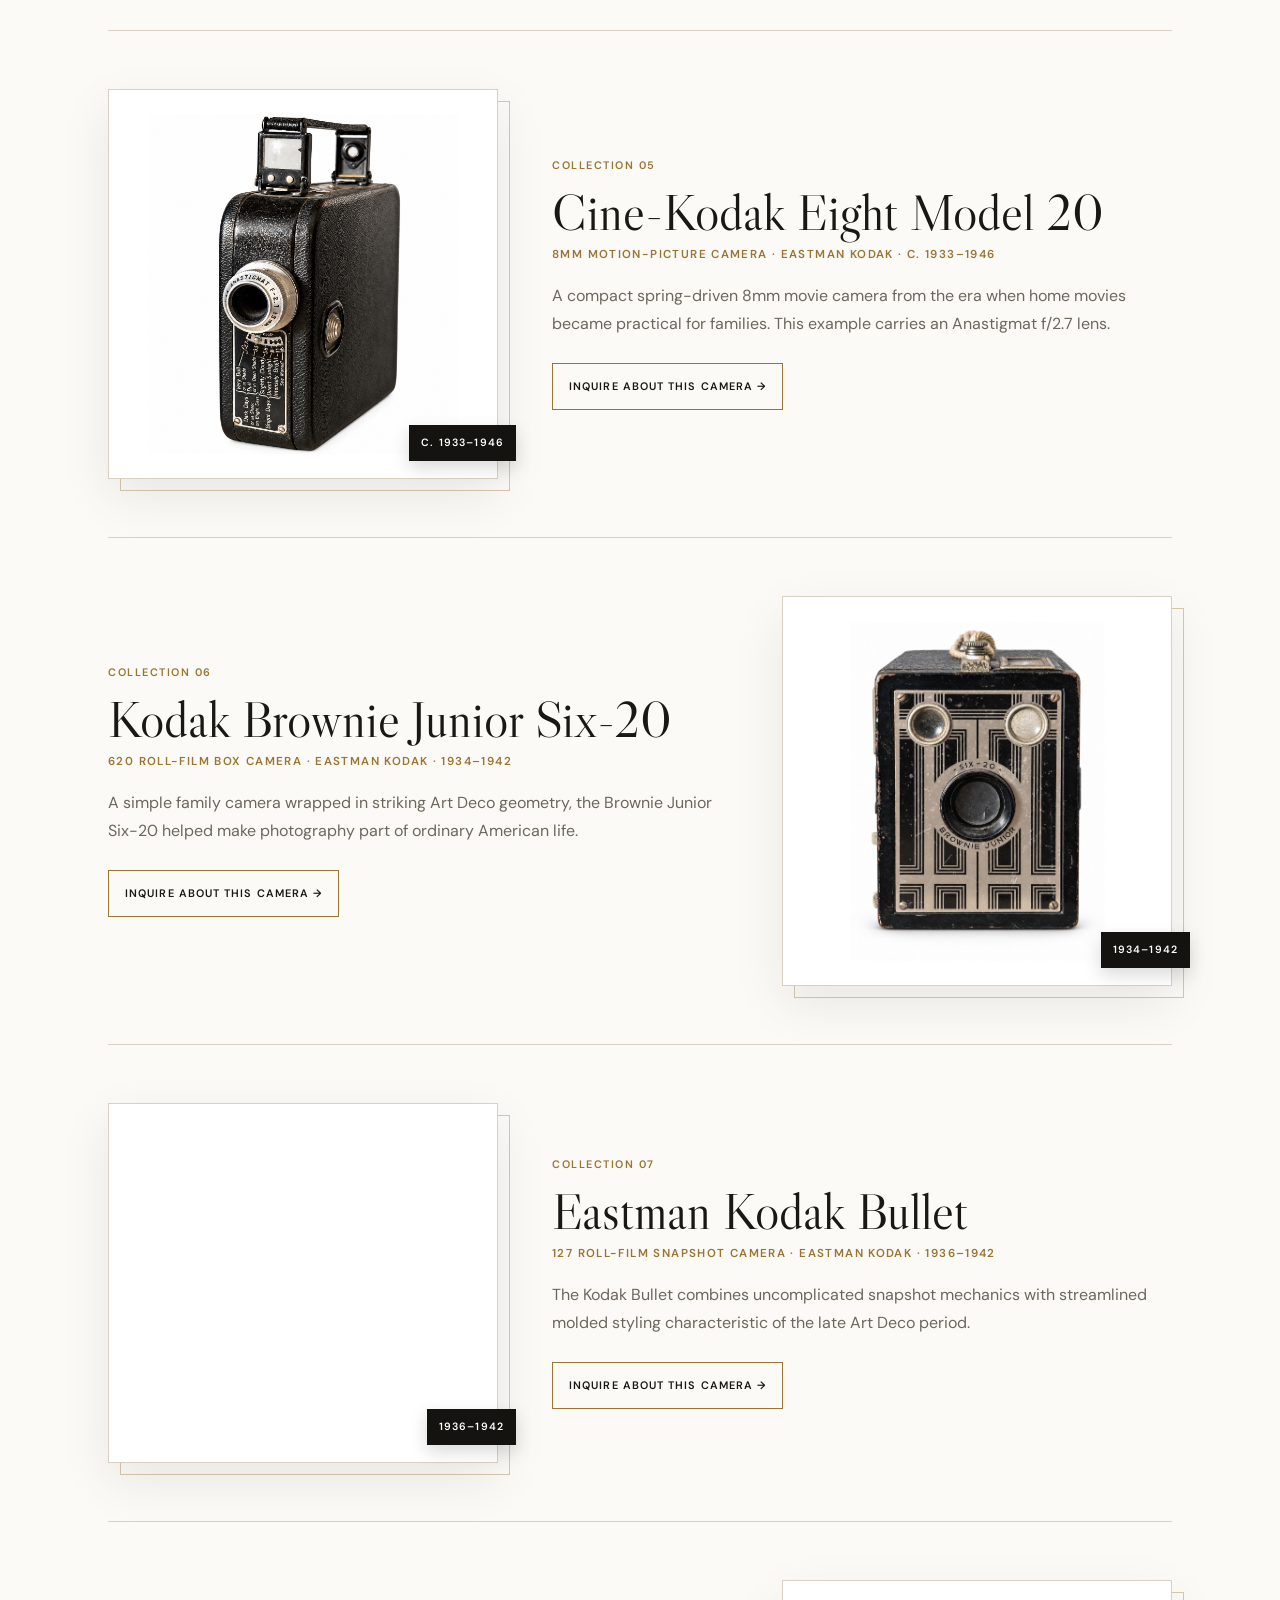
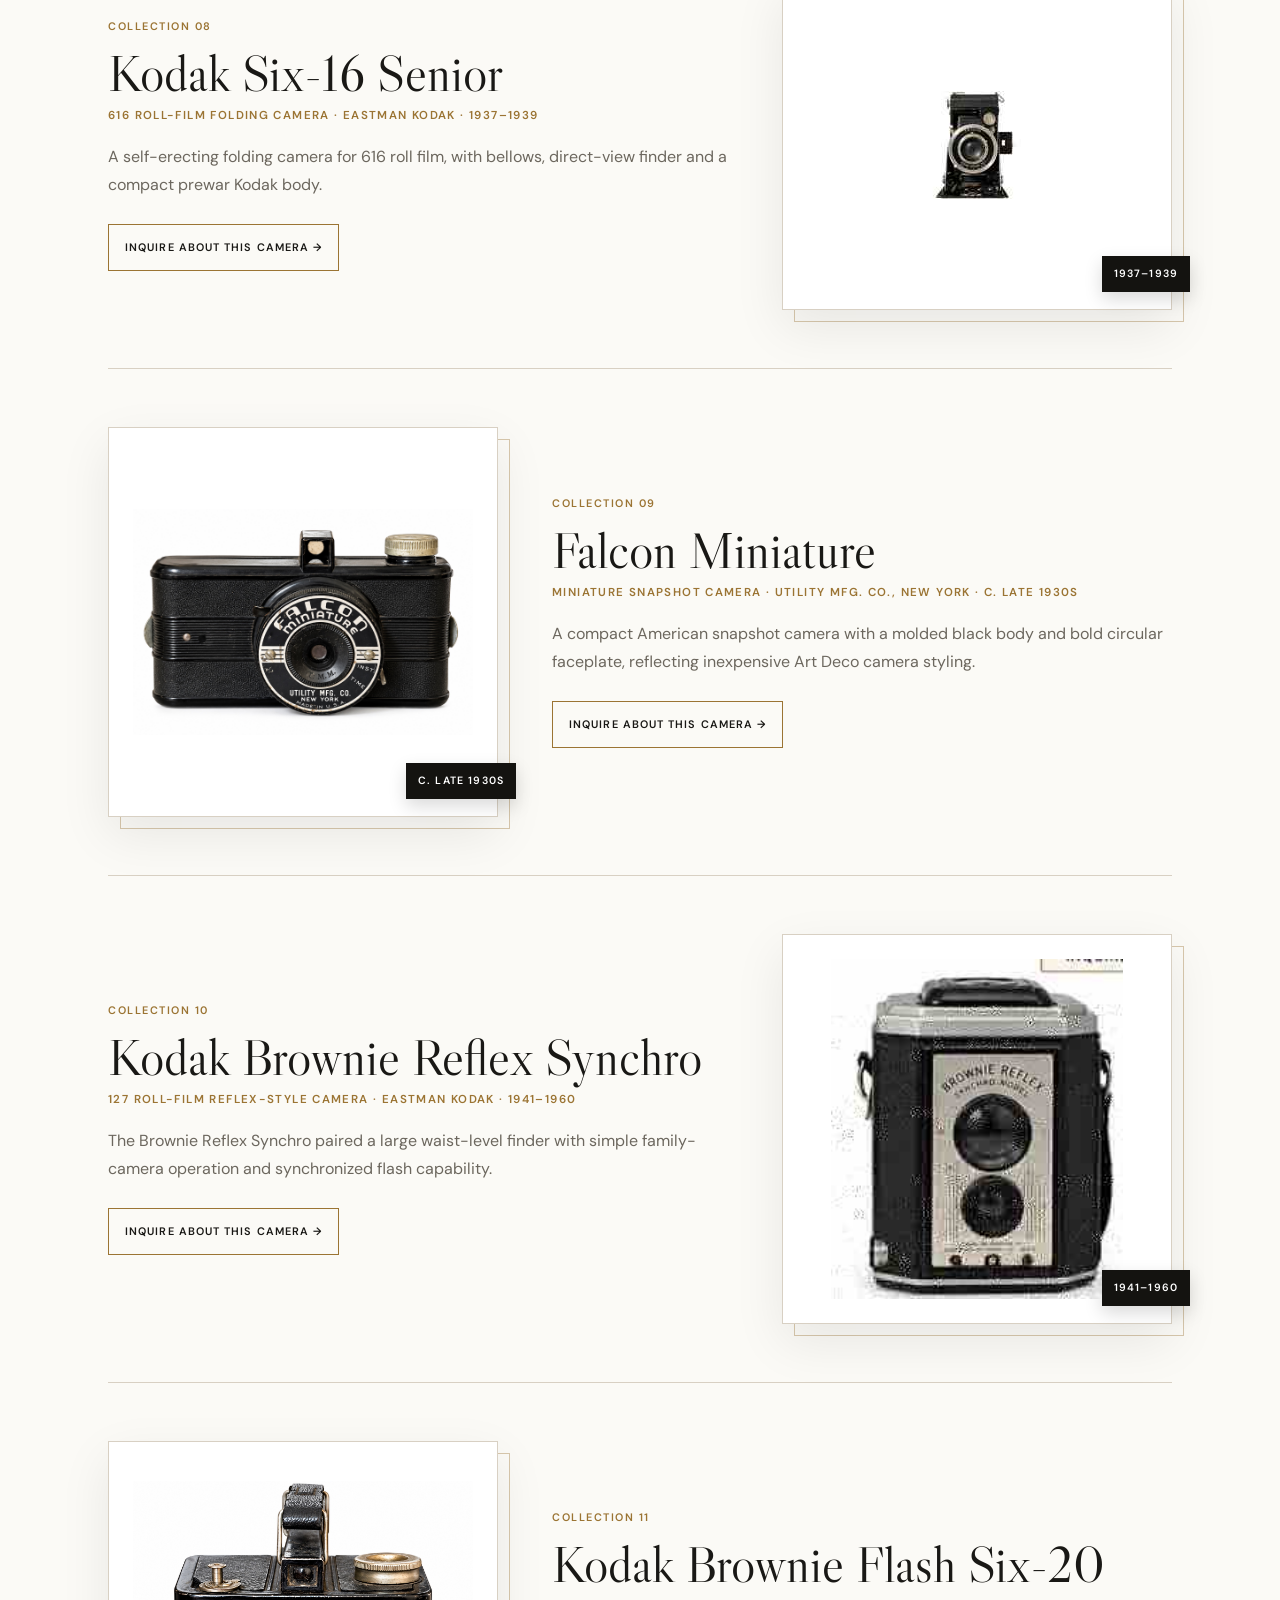
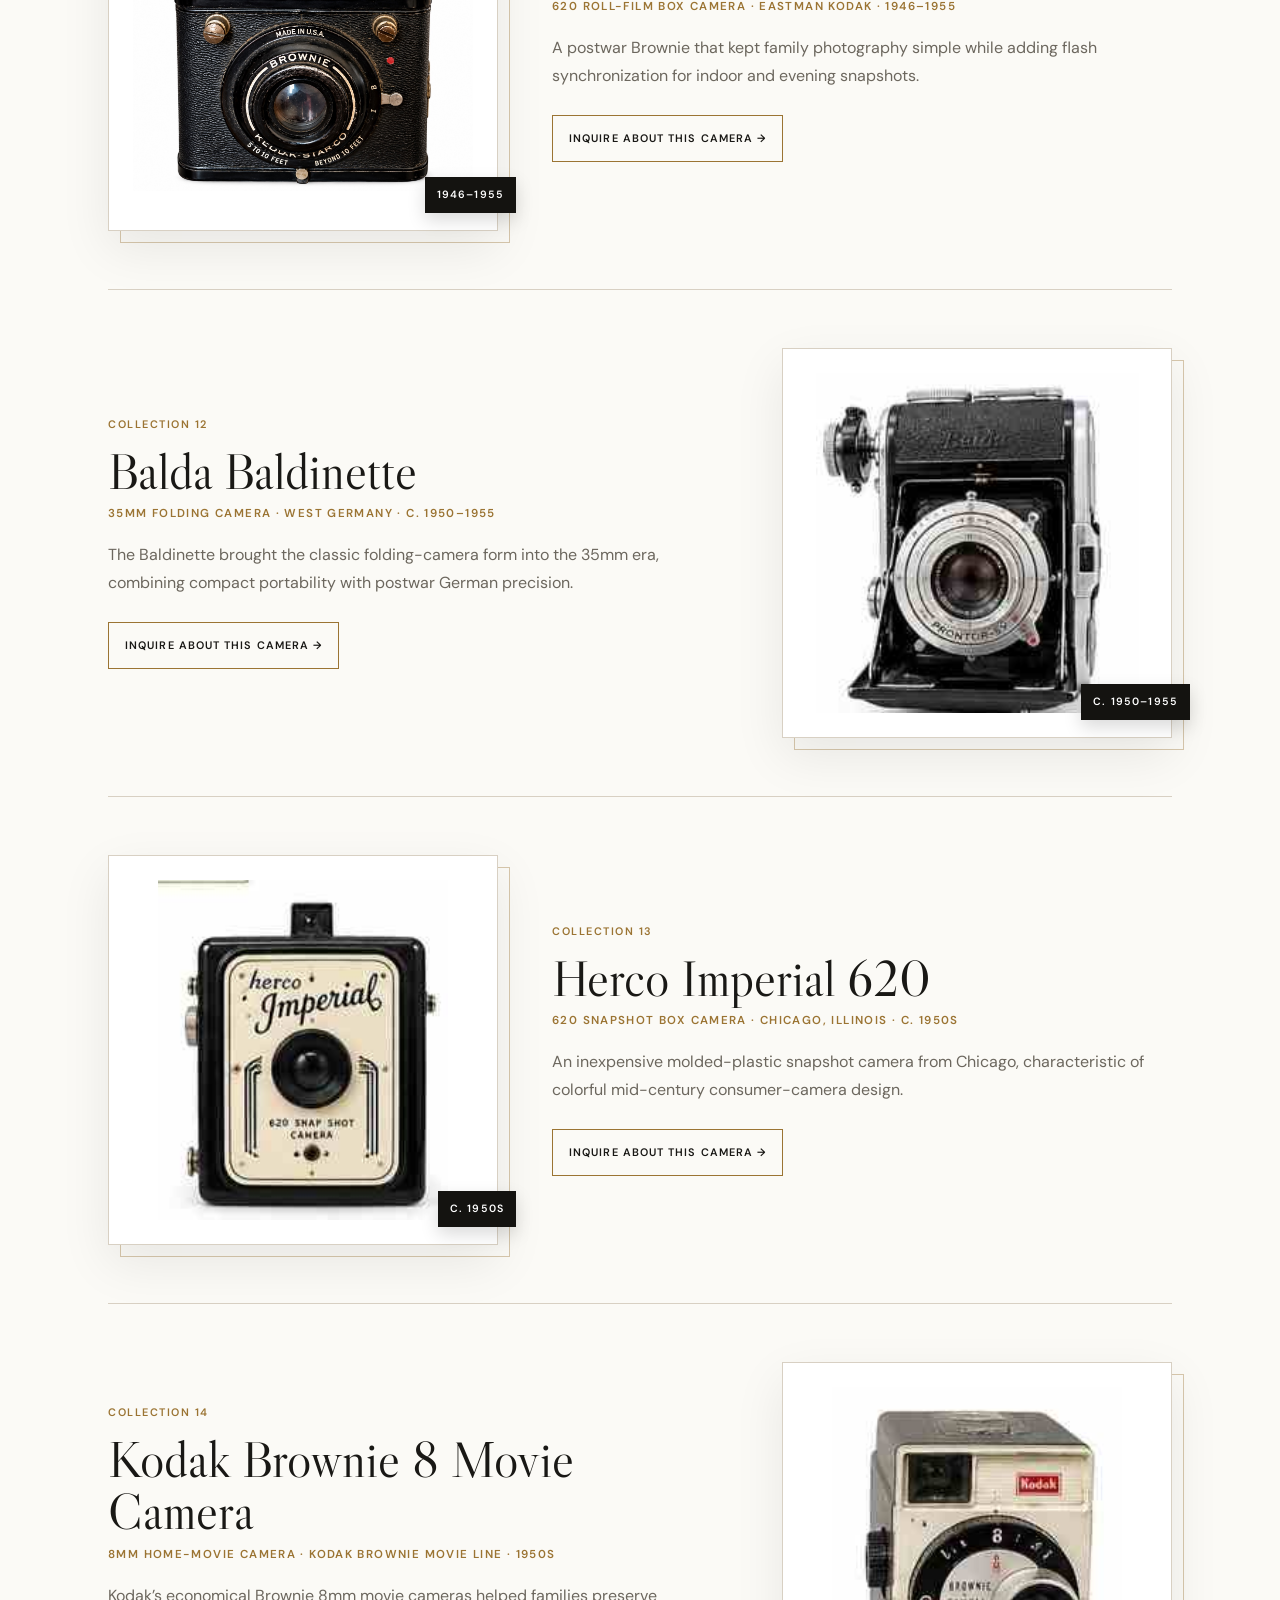
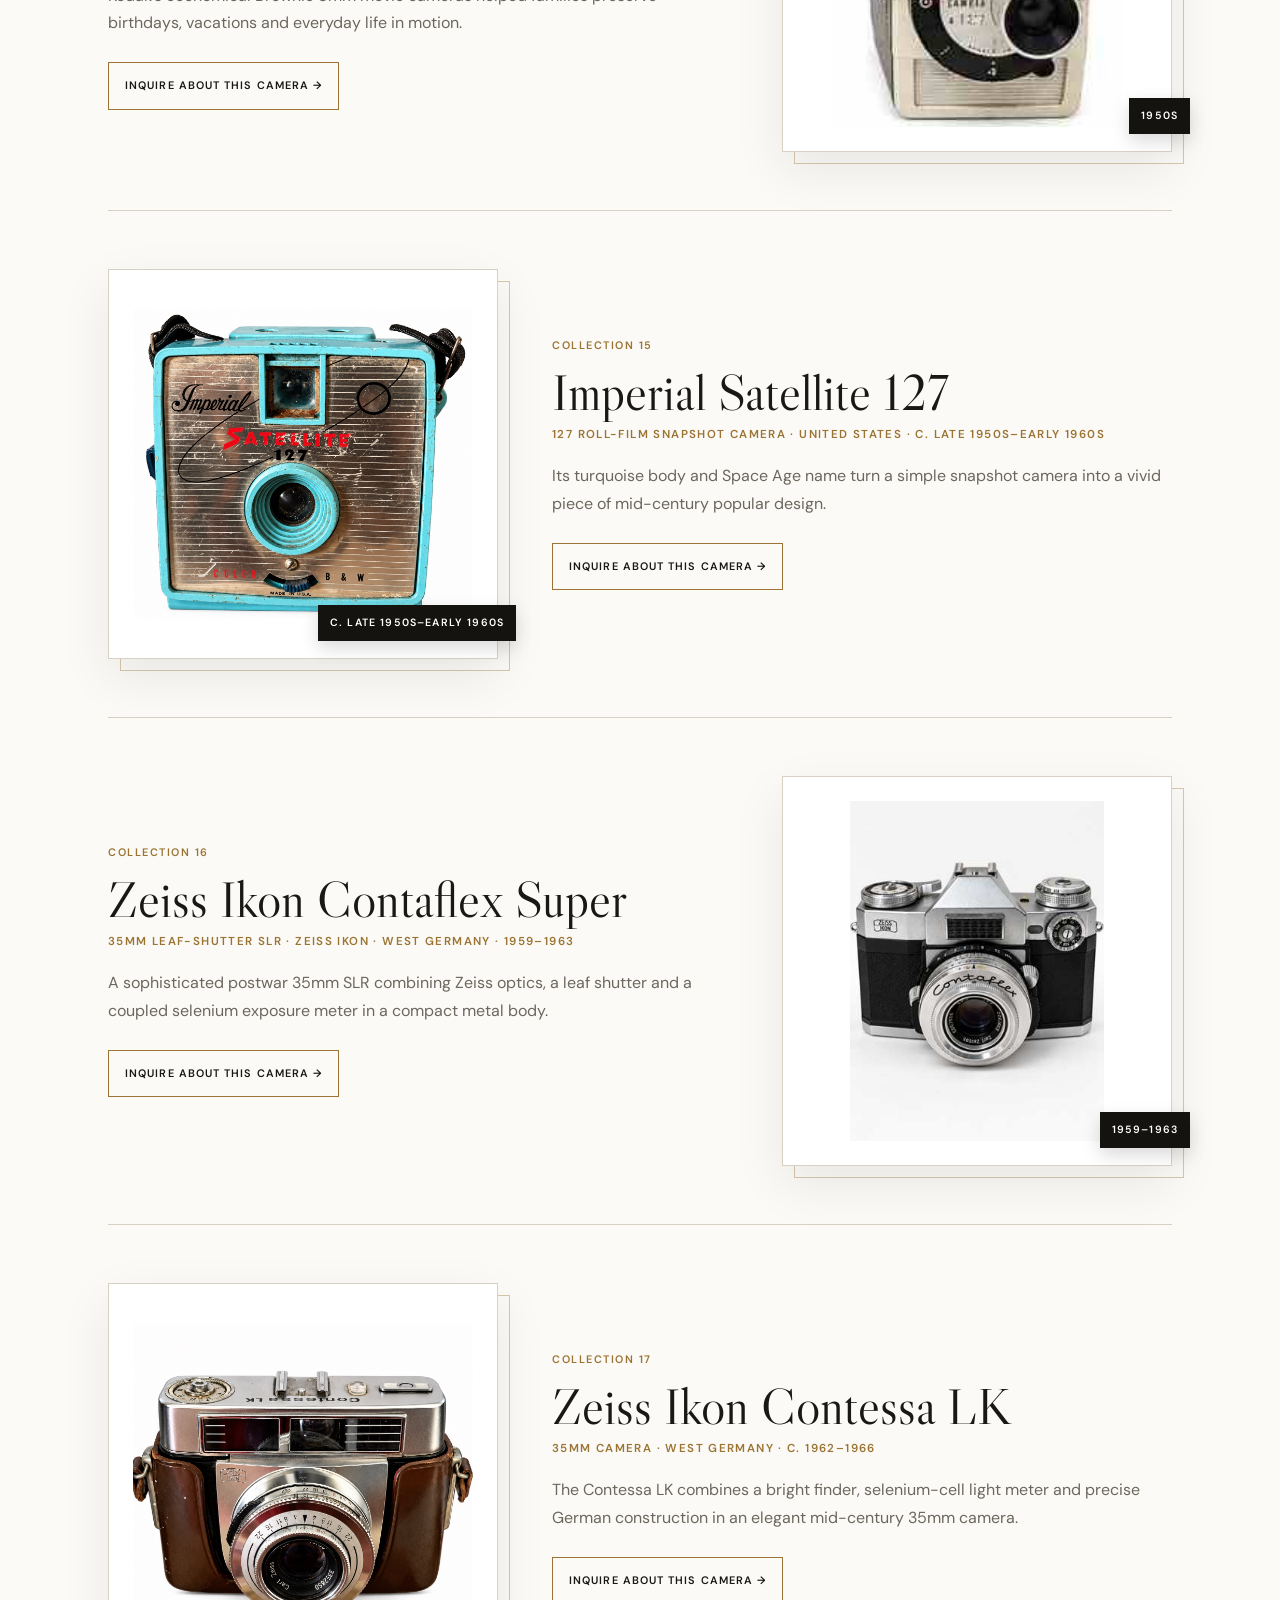
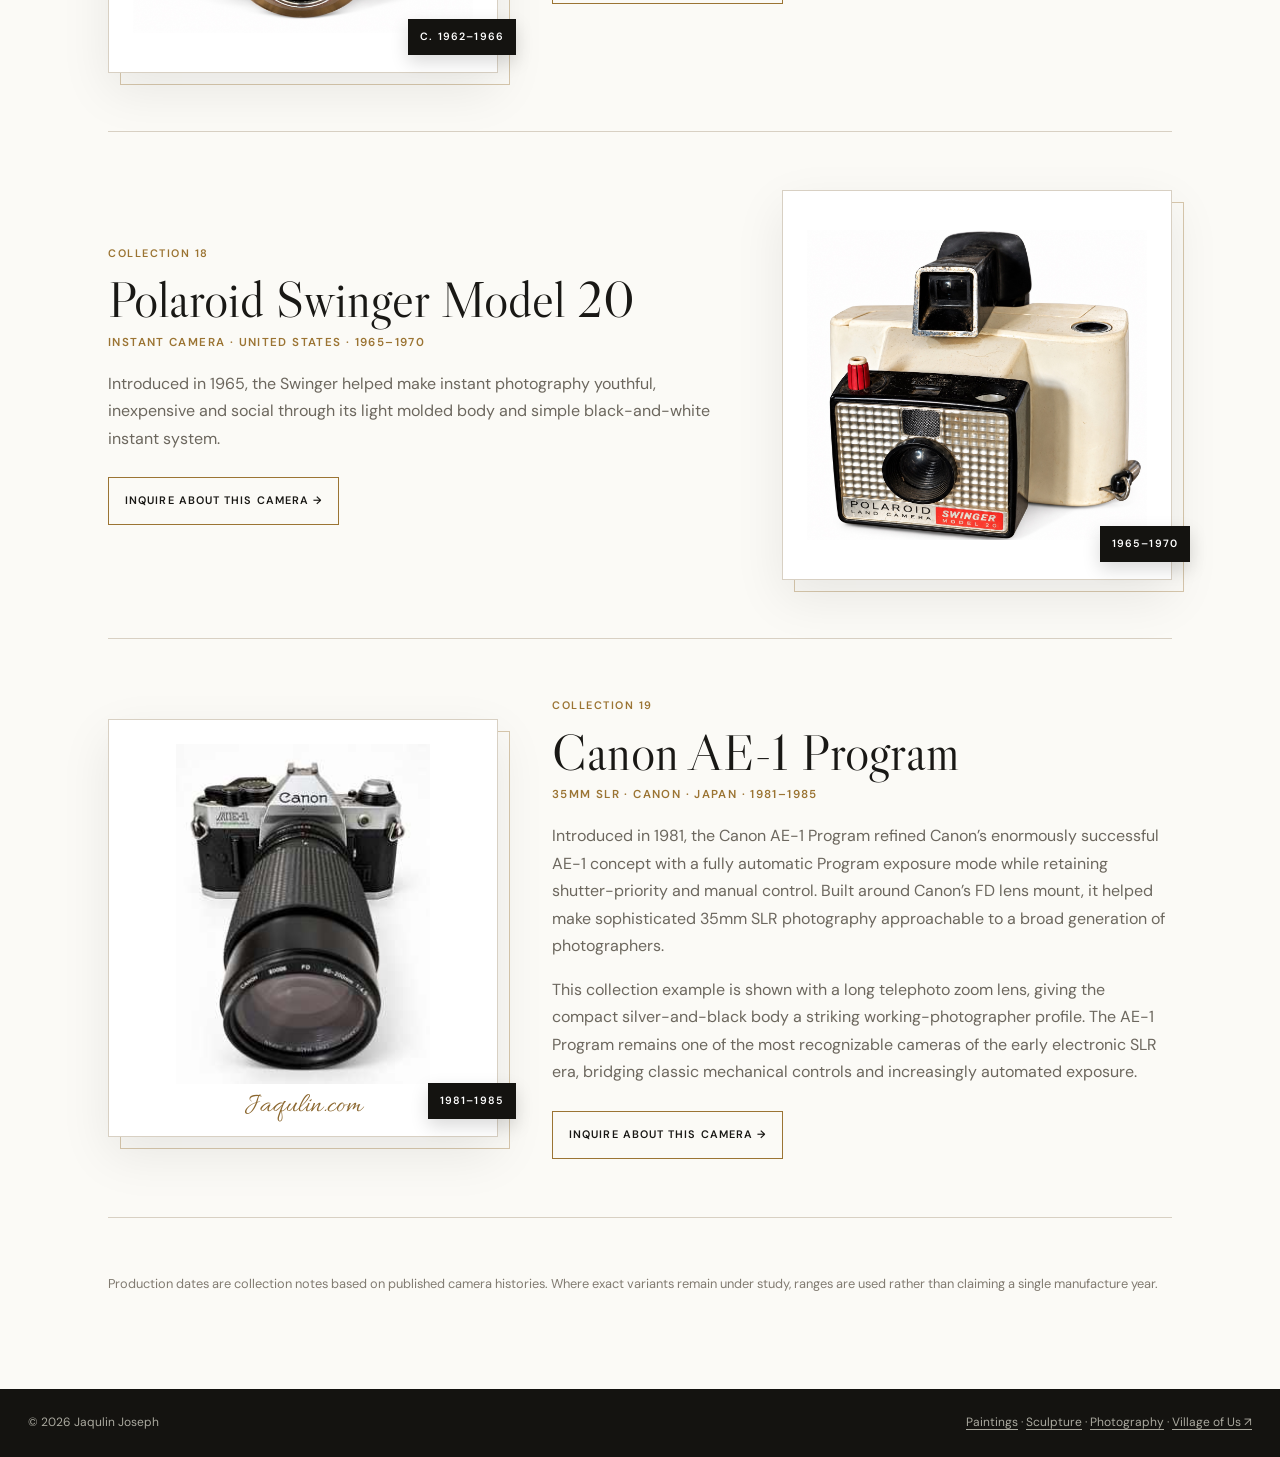
<file: cameras.html>
<!doctype html>
<html lang="en">
<head>
  <meta charset="utf-8" />
  <meta name="viewport" content="width=device-width,initial-scale=1" />
  <meta name="description" content="Vintage cameras from the private collection of Jaqulin Joseph." />
  <link rel="canonical" href="https://jaqulin.com/cameras.html" />
  <meta property="og:type" content="website" />
  <meta property="og:title" content="Vintage Cameras — Jaqulin Joseph" />
  <meta property="og:description" content="A private collection tracing photographic history through nineteen vintage cameras." />
  <meta property="og:url" content="https://jaqulin.com/cameras.html" />
  <meta property="og:image" content="https://jaqulin.com/images/cameras/rochester-premo-b-1.jpg?v=20260907-1350" />
  <meta name="twitter:card" content="summary_large_image" />
  <title>Vintage Cameras — Jaqulin Joseph</title>
    <link rel="icon" href="favicon.svg" type="image/svg+xml" />
  <link rel="preconnect" href="https://fonts.googleapis.com" />
  <link rel="preconnect" href="https://fonts.gstatic.com" crossorigin />
  <link href="https://fonts.googleapis.com/css2?family=DM+Sans:wght@400;500;600&family=Libre+Caslon+Display&family=Allura&display=swap" rel="stylesheet" />
  <link rel="stylesheet" href="styles.css?v=20260910-remove-hero-1" />
  <style>
    :root{--paper:#f7f4ed;--ink:#191815;--muted:#6c675e;--line:#d8d0c3;--gold:#9b7433;--dark:#141310}
    body.camera-page{background:var(--paper);color:var(--ink)}
    .camera-page .site-header{background:rgba(247,244,237,.97)}
    .camera-hero{max-width:1240px;margin:auto;padding:82px 28px 48px;text-align:center}
    .camera-hero .eyebrow,.collection-title .eyebrow{color:var(--gold)}
    .camera-hero h1{margin:.08em 0 .18em;font:400 clamp(3.8rem,8vw,7.4rem)/.95 "Libre Caslon Display",Georgia,serif;letter-spacing:-.045em}
    .camera-hero .intro{max-width:760px;margin:0 auto;color:var(--muted);font-size:1.08rem}
    .collection-title{max-width:1120px;margin:auto;padding:38px 28px 28px;border-bottom:1px solid var(--line)}
    .collection-title h2{margin:0 0 12px;font:400 clamp(2.8rem,6vw,5.2rem)/1 "Libre Caslon Display",Georgia,serif}
    .collection-title p:last-child{max-width:760px;color:var(--muted)}
    .camera-shop{max-width:1120px;margin:0 auto;padding:0 28px 18px;text-align:center}
    .camera-shop a{display:inline-block;padding:13px 19px;border:1px solid var(--gold);color:var(--ink);font-weight:600;letter-spacing:.06em;text-transform:uppercase;text-decoration:none}
    .camera-shop a:hover,.camera-shop a:focus-visible{background:var(--ink);color:var(--paper);border-color:var(--ink)}
    .catalog{max-width:1120px;margin:auto;padding:18px 28px 110px}
    .entry{display:grid;grid-template-columns:minmax(260px,390px) minmax(0,1fr);gap:54px;align-items:center;padding:58px 0;border-bottom:1px solid var(--line)}
    .entry:nth-child(even){grid-template-columns:minmax(0,1fr) minmax(260px,390px)}
    .entry:nth-child(even) .visual{order:2}.entry:nth-child(even) .entry-copy{order:1}
    .visual{position:relative}.visual:before{content:"";position:absolute;inset:12px -12px -12px 12px;border:1px solid rgba(155,116,51,.38);z-index:0}
    .camera-photo,.camera-gallery{position:relative;z-index:1;margin:0;background:#fff;border:1px solid var(--line);padding:24px;box-shadow:0 18px 48px rgba(0,0,0,.08);overflow:hidden}
    .camera-photo img{display:block;width:100%;height:340px;object-fit:contain;object-position:center;background:#fff}
    .camera-gallery{display:grid;grid-template-columns:1fr 1fr;gap:8px}
    .camera-gallery img{display:block;width:100%;height:220px;object-fit:contain;background:#fff}
    .camera-gallery img:first-child:nth-last-child(3){grid-column:1/-1;height:300px}
    .camera-gallery.five img:first-child{grid-column:1/-1;height:300px}
    .camera-signature{margin:9px 0 -9px;text-align:center;font-family:"Allura",cursive;font-size:1.75rem;line-height:1;color:#8b672f}
    .date-chip{position:absolute;z-index:2;right:-18px;bottom:18px;background:var(--dark);color:#fff;padding:9px 12px;font-size:.66rem;font-weight:600;letter-spacing:.11em;text-transform:uppercase;box-shadow:0 7px 18px rgba(0,0,0,.15)}
    .no{margin-bottom:11px;color:var(--gold);font-size:.68rem;font-weight:600;letter-spacing:.14em;text-transform:uppercase}
    .entry h3{margin:0 0 7px;font:400 clamp(2rem,4vw,3.3rem)/1.02 "Libre Caslon Display",Georgia,serif}
    .type{margin:0 0 18px;color:var(--gold);font-size:.72rem;font-weight:600;letter-spacing:.12em;text-transform:uppercase}
    .entry-copy>p:not(.type){max-width:650px;margin:0 0 16px;color:var(--muted);line-height:1.72}
    .entry-copy>p:not(.type):last-of-type{margin-bottom:25px}
    .inquire{display:inline-block;padding:14px 16px;border:1px solid var(--gold);text-decoration:none;text-align:center;font-size:.68rem;font-weight:600;letter-spacing:.1em;text-transform:uppercase}

    .collection-foot{max-width:1120px;margin:-55px auto 95px;padding:0 28px;color:#817b71;font-size:.8rem}.camera-page footer{background:var(--dark)}
    @media(max-width:800px){.entry,.entry:nth-child(even){grid-template-columns:1fr;gap:28px;padding:42px 0}.entry:nth-child(even) .visual,.entry:nth-child(even) .entry-copy{order:initial}.camera-photo,.camera-gallery{max-width:520px}.entry .inquire{width:max-content}.date-chip{right:8px}}
    @media(max-width:520px){.camera-hero{padding-top:62px}.camera-hero h1{font-size:3.6rem}.catalog,.collection-title{padding-left:20px;padding-right:20px}.camera-photo img{height:290px}}
  </style>
</head>
<body class="camera-page">
<header class="site-header">
<a class="wordmark" href="index.html">Jaqulin Joseph</a>
<button class="menu-button" type="button" aria-expanded="false" aria-controls="site-nav">Menu</button>
<nav id="site-nav" aria-label="Primary navigation">
<a href="index.html#selected">Paintings</a>
<a href="sculpture.html">Sculpture</a>
<a href="photography.html">Photography</a>
<details class="nav-more">
<summary>More</summary>
<div class="nav-more-menu">
<a href="cameras.html" aria-current="page">Cameras</a>
<a href="books.html">Books</a>
<a href="https://www.teacherspayteachers.com/store/finefunkyart" target="_blank" rel="noopener">Teaching Resources ↗</a>
<a href="https://villageofus.com" target="_blank" rel="noopener">Village of Us ↗</a>
</div>
</details>
<a href="about.html">About</a>
<a href="https://finefunkyart.com" target="_blank" rel="noopener">Shop Jewelry &amp; Art on Etsy</a>
        <a href="https://www.cafepress.com/shop/Finefunkyart" target="_blank" rel="noopener">Shop Prints &amp; Gifts</a>
<a href="index.html#contact">Contact</a>
</nav>
</header>
<main>
<section class="camera-hero">
<p class="eyebrow">Private collection · photographic history</p>
<h1>Vintage Cameras</h1>
<p class="intro">A small museum of machines that once held light. These photographs show the actual cameras from Jaqulin Joseph’s collection, presented on a clean gallery-white field.</p>
</section>
<div class="camera-shop">
<a href="https://www.cafepress.com/shop/Finefunkyart" target="_blank" rel="noopener">Shop Vintage Camera Shirts →</a>
</div>
<section class="collection-title">
<p class="eyebrow">Collection catalog</p>
<h2>Objects & histories</h2>
<p>Arranged chronologically from the oldest camera to the newest, the collection traces changing technologies, design, and everyday photographic life across generations.</p>
</section>
<section class="catalog">
<article class="entry">
<div class="visual">
<figure class="camera-gallery">
<img src="images/cameras/rochester-premo-b-1.jpg?v=20260907-1350" alt="Rochester Premo B" />
<img src="images/cameras/rochester-premo-b-2.jpg?v=20260907-1350" alt="Premo B Victor shutter" />
<img src="images/cameras/rochester-premo-b-3.jpg?v=20260907-1350" alt="Rochester Premo B folding bed" />
</figure>
<span class="date-chip">c. 1894–1902</span>
</div>
<div class="entry-copy">
<div class="no">Collection 01</div>
<h3>Rochester Premo B</h3>
<p class="type">Folding plate camera · Rochester, New York · c. 1894–1902</p>
<p>The Premo B came from Rochester Optical Company during Rochester’s rise as a major American camera-making center. Built in mahogany with polished metal fittings, bellows, a folding bed and camera movements, it represents the transition from large studio equipment toward more portable serious photography.</p>
<a class="inquire" href="mailto:finefunkyart@gmail.com?subject=Inquiry%20about%20Rochester%20Premo%20B">Inquire about this camera →</a>
</div>
</article>
<article class="entry">
<div class="visual">
<figure class="camera-photo">
<img src="images/cameras/poco-collection-original-20260904.jpg?v=20260907-poco-history" alt="POCO folding large-format plate camera from the Jaqulin Joseph collection" />
<figcaption class="camera-signature">Jaqulin.com</figcaption>
</figure>
<span class="date-chip">late 1890s–early 1900s</span>
</div>
<div class="entry-copy">
<div class="no">Collection 02</div>
<h3>POCO Folding Large-Format Plate Camera</h3>
<p class="type">Folding plate camera · Rochester Camera Co. · Rochester, New York · late 1890s–early 1900s</p>
<p>Made during Rochester’s emergence as a center of American camera manufacturing, this POCO is a mahogany folding plate camera with dark bellows, brass hardware and period metal fittings. Its surviving front standard bears the POCO Rochester Camera Co. name, while the shutter is marked Bausch &amp; Lomb Optical Co., Rochester, New York.</p>
<p>The Rochester camera concern traces to H. B. Carlton’s Rochester Camera Manufacturing Company, established in 1891. In 1899 it became part of the merger that formed Rochester Optical &amp; Camera Company. George Eastman acquired the combined concern in 1903, bringing this camera-making lineage into the company that became Eastman Kodak. More than a century later, the worn leather, polished wood and engraved metalwork still carry the marks of photography’s early portable era.</p>
<a class="inquire" href="mailto:finefunkyart@gmail.com?subject=Inquiry%20about%20POCO%20Folding%20Large-Format%20Plate%20Camera">Inquire about this camera →</a>
</div>
</article>
<article class="entry">
<div class="visual">
<figure class="camera-photo">
<img src="images/cameras/eastman-kodak-no2-web.jpg?v=20260910-new-file-1" alt="Eastman Kodak No. 2 Folding Cartridge Premo open with bellows extended" />
</figure>
<span class="date-chip">1916–1926</span>
</div>
<div class="entry-copy">
<div class="no">Collection 03</div>
<h3>Eastman Kodak No. 2 Folding Cartridge Premo</h3>
<p class="type">120 roll-film folding camera · Eastman Kodak · Rochester, New York · 1916–1926</p>
<p>The No. 2 Folding Cartridge Premo used 120 roll film for approximately 2¼ × 3¼-inch photographs. Its folding body, bellows and ornate gold-lettered front standard place it squarely in the period when portable roll-film cameras were moving into everyday life.</p>
<a class="inquire" href="mailto:finefunkyart@gmail.com?subject=Inquiry%20about%20Eastman%20Kodak%20No.%202%20Folding%20Cartridge%20Premo">Inquire about this camera →</a>
</div>
</article>
<article class="entry">
<div class="visual">
<figure class="camera-photo">
<img src="images/cameras/zeiss-ikon-folding-camera-20260907.jpg?v=20260907-1652" alt="Zeiss Ikon folding camera with Klio shutter and Contessa-Nettel Nettel-Anastigmat lens" />
</figure>
<span class="date-chip">c. late 1920s–early 1930s</span>
</div>
<div class="entry-copy">
<div class="no">Collection 04</div>
<h3>Zeiss Ikon Folding Camera</h3>
<p class="type">Folding camera · Zeiss Ikon · Germany · c. late 1920s–early 1930s</p>
<p>Zeiss Ikon was established in 1926, bringing several important German camera-making traditions together under one name. This example carries a Contessa-Nettel-marked Nettel-Anastigmat lens and a Klio shutter, preserving the lineage of one of the companies that became part of the Zeiss Ikon story.</p>
<p>Its collapsible bellows, folding bed, leatherette body and engraved metal fittings belong to the interwar era when capable cameras were becoming compact enough to travel. The surviving wear and original markings make this piece both a photographic instrument and a record of the transition from earlier German camera makers into the Zeiss Ikon era.</p>
<a class="inquire" href="mailto:finefunkyart@gmail.com?subject=Inquiry%20about%20Zeiss%20Ikon%20Folding%20Camera">Inquire about this camera →</a>
</div>
</article>
<article class="entry">
<div class="visual">
<figure class="camera-photo">
<img src="images/cameras/cine-kodak-eight-model-20.jpg?v=20260907-1350" alt="Cine-Kodak Eight Model 20" />
</figure>
<span class="date-chip">c. 1933–1946</span>
</div>
<div class="entry-copy">
<div class="no">Collection 05</div>
<h3>Cine-Kodak Eight Model 20</h3>
<p class="type">8mm motion-picture camera · Eastman Kodak · c. 1933–1946</p>
<p>A compact spring-driven 8mm movie camera from the era when home movies became practical for families. This example carries an Anastigmat f/2.7 lens.</p>
<a class="inquire" href="mailto:finefunkyart@gmail.com?subject=Inquiry%20about%20Cine-Kodak%20Eight%20Model%2020">Inquire about this camera →</a>
</div>
</article>
<article class="entry">
<div class="visual">
<figure class="camera-photo">
<img src="images/cameras/kodak-brownie-junior-six-20.jpg?v=20260907-1350" alt="Kodak Brownie Junior Six-20" />
</figure>
<span class="date-chip">1934–1942</span>
</div>
<div class="entry-copy">
<div class="no">Collection 06</div>
<h3>Kodak Brownie Junior Six-20</h3>
<p class="type">620 roll-film box camera · Eastman Kodak · 1934–1942</p>
<p>A simple family camera wrapped in striking Art Deco geometry, the Brownie Junior Six-20 helped make photography part of ordinary American life.</p>
<a class="inquire" href="mailto:finefunkyart@gmail.com?subject=Inquiry%20about%20Kodak%20Brownie%20Junior%20Six-20">Inquire about this camera →</a>
</div>
</article>
<article class="entry">
<div class="visual">
<figure class="camera-photo">
<img src="images/cameras/eastman-kodak-bullet-final-20260907.jpg?v=20260909-camera-fix" alt="Eastman Kodak Bullet camera" />
</figure>
<span class="date-chip">1936–1942</span>
</div>
<div class="entry-copy">
<div class="no">Collection 07</div>
<h3>Eastman Kodak Bullet</h3>
<p class="type">127 roll-film snapshot camera · Eastman Kodak · 1936–1942</p>
<p>The Kodak Bullet combines uncomplicated snapshot mechanics with streamlined molded styling characteristic of the late Art Deco period.</p>
<a class="inquire" href="mailto:finefunkyart@gmail.com?subject=Inquiry%20about%20Eastman%20Kodak%20Bullet">Inquire about this camera →</a>
</div>
</article>
<article class="entry">
<div class="visual">
<figure class="camera-photo">
<img src="images/cameras/kodak-six-16-senior-web.jpg?v=20260907-1350" alt="Kodak Six-16 Senior" />
</figure>
<span class="date-chip">1937–1939</span>
</div>
<div class="entry-copy">
<div class="no">Collection 08</div>
<h3>Kodak Six-16 Senior</h3>
<p class="type">616 roll-film folding camera · Eastman Kodak · 1937–1939</p>
<p>A self-erecting folding camera for 616 roll film, with bellows, direct-view finder and a compact prewar Kodak body.</p>
<a class="inquire" href="mailto:finefunkyart@gmail.com?subject=Inquiry%20about%20Kodak%20Six-16%20Senior">Inquire about this camera →</a>
</div>
</article>
<article class="entry">
<div class="visual">
<figure class="camera-photo">
<img src="images/cameras/falcon-miniature.jpg?v=20260907-1350" alt="Falcon Miniature" />
</figure>
<span class="date-chip">c. late 1930s</span>
</div>
<div class="entry-copy">
<div class="no">Collection 09</div>
<h3>Falcon Miniature</h3>
<p class="type">Miniature snapshot camera · Utility Mfg. Co., New York · c. late 1930s</p>
<p>A compact American snapshot camera with a molded black body and bold circular faceplate, reflecting inexpensive Art Deco camera styling.</p>
<a class="inquire" href="mailto:finefunkyart@gmail.com?subject=Inquiry%20about%20Falcon%20Miniature">Inquire about this camera →</a>
</div>
</article>
<article class="entry">
<div class="visual">
<figure class="camera-photo">
<img src="images/cameras/brownie-reflex.jpg?v=20260907-1350" alt="Kodak Brownie Reflex Synchro" />
</figure>
<span class="date-chip">1941–1960</span>
</div>
<div class="entry-copy">
<div class="no">Collection 10</div>
<h3>Kodak Brownie Reflex Synchro</h3>
<p class="type">127 roll-film reflex-style camera · Eastman Kodak · 1941–1960</p>
<p>The Brownie Reflex Synchro paired a large waist-level finder with simple family-camera operation and synchronized flash capability.</p>
<a class="inquire" href="mailto:finefunkyart@gmail.com?subject=Inquiry%20about%20Kodak%20Brownie%20Reflex%20Synchro">Inquire about this camera →</a>
</div>
</article>
<article class="entry">
<div class="visual">
<figure class="camera-photo">
<img src="images/cameras/kodak-brownie-flash-six-20.jpg?v=20260907-1350" alt="Kodak Brownie Flash Six-20" />
</figure>
<span class="date-chip">1946–1955</span>
</div>
<div class="entry-copy">
<div class="no">Collection 11</div>
<h3>Kodak Brownie Flash Six-20</h3>
<p class="type">620 roll-film box camera · Eastman Kodak · 1946–1955</p>
<p>A postwar Brownie that kept family photography simple while adding flash synchronization for indoor and evening snapshots.</p>
<a class="inquire" href="mailto:finefunkyart@gmail.com?subject=Inquiry%20about%20Kodak%20Brownie%20Flash%20Six-20">Inquire about this camera →</a>
</div>
</article>
<article class="entry">
<div class="visual">
<figure class="camera-photo">
<img src="images/cameras/balda-baldinette.jpg?v=20260907-1350" alt="Balda Baldinette" />
</figure>
<span class="date-chip">c. 1950–1955</span>
</div>
<div class="entry-copy">
<div class="no">Collection 12</div>
<h3>Balda Baldinette</h3>
<p class="type">35mm folding camera · West Germany · c. 1950–1955</p>
<p>The Baldinette brought the classic folding-camera form into the 35mm era, combining compact portability with postwar German precision.</p>
<a class="inquire" href="mailto:finefunkyart@gmail.com?subject=Inquiry%20about%20Balda%20Baldinette">Inquire about this camera →</a>
</div>
</article>
<article class="entry">
<div class="visual">
<figure class="camera-photo">
<img src="images/cameras/herco-imperial-620.jpg?v=20260907-1350" alt="Herco Imperial 620" />
</figure>
<span class="date-chip">c. 1950s</span>
</div>
<div class="entry-copy">
<div class="no">Collection 13</div>
<h3>Herco Imperial 620</h3>
<p class="type">620 snapshot box camera · Chicago, Illinois · c. 1950s</p>
<p>An inexpensive molded-plastic snapshot camera from Chicago, characteristic of colorful mid-century consumer-camera design.</p>
<a class="inquire" href="mailto:finefunkyart@gmail.com?subject=Inquiry%20about%20Herco%20Imperial%20620">Inquire about this camera →</a>
</div>
</article>
<article class="entry">
<div class="visual">
<figure class="camera-photo">
<img src="images/cameras/kodak-brownie-8.jpg?v=20260907-1350" alt="Kodak Brownie 8 Movie Camera" />
</figure>
<span class="date-chip">1950s</span>
</div>
<div class="entry-copy">
<div class="no">Collection 14</div>
<h3>Kodak Brownie 8 Movie Camera</h3>
<p class="type">8mm home-movie camera · Kodak Brownie movie line · 1950s</p>
<p>Kodak’s economical Brownie 8mm movie cameras helped families preserve birthdays, vacations and everyday life in motion.</p>
<a class="inquire" href="mailto:finefunkyart@gmail.com?subject=Inquiry%20about%20Kodak%20Brownie%208%20Movie%20Camera">Inquire about this camera →</a>
</div>
</article>
<article class="entry">
<div class="visual">
<figure class="camera-photo">
<img src="images/cameras/imperial-satellite-127.jpg?v=20260907-1350" alt="Imperial Satellite 127" />
</figure>
<span class="date-chip">c. late 1950s–early 1960s</span>
</div>
<div class="entry-copy">
<div class="no">Collection 15</div>
<h3>Imperial Satellite 127</h3>
<p class="type">127 roll-film snapshot camera · United States · c. late 1950s–early 1960s</p>
<p>Its turquoise body and Space Age name turn a simple snapshot camera into a vivid piece of mid-century popular design.</p>
<a class="inquire" href="mailto:finefunkyart@gmail.com?subject=Inquiry%20about%20Imperial%20Satellite%20127">Inquire about this camera →</a>
</div>
</article>
<article class="entry">
<div class="visual">
<figure class="camera-photo">
<img src="images/cameras/zeiss-ikon.jpg?v=20260907-1350" alt="Zeiss Ikon Contaflex Super" />
</figure>
<span class="date-chip">1959–1963</span>
</div>
<div class="entry-copy">
<div class="no">Collection 16</div>
<h3>Zeiss Ikon Contaflex Super</h3>
<p class="type">35mm leaf-shutter SLR · Zeiss Ikon · West Germany · 1959–1963</p>
<p>A sophisticated postwar 35mm SLR combining Zeiss optics, a leaf shutter and a coupled selenium exposure meter in a compact metal body.</p>
<a class="inquire" href="mailto:finefunkyart@gmail.com?subject=Inquiry%20about%20Zeiss%20Ikon%20Contaflex%20Super">Inquire about this camera →</a>
</div>
</article>
<article class="entry">
<div class="visual">
<figure class="camera-photo">
<img src="images/cameras/zeiss-ikon-contessa-lk-1.jpg?v=20260907-1350" alt="Zeiss Ikon Contessa LK" />
</figure>
<span class="date-chip">c. 1962–1966</span>
</div>
<div class="entry-copy">
<div class="no">Collection 17</div>
<h3>Zeiss Ikon Contessa LK</h3>
<p class="type">35mm camera · West Germany · c. 1962–1966</p>
<p>The Contessa LK combines a bright finder, selenium-cell light meter and precise German construction in an elegant mid-century 35mm camera.</p>
<a class="inquire" href="mailto:finefunkyart@gmail.com?subject=Inquiry%20about%20Zeiss%20Ikon%20Contessa%20LK">Inquire about this camera →</a>
</div>
</article>
<article class="entry">
<div class="visual">
<figure class="camera-photo">
<img src="images/cameras/polaroid-swinger-model-20.jpg?v=20260907-1350" alt="Polaroid Swinger Model 20" />
</figure>
<span class="date-chip">1965–1970</span>
</div>
<div class="entry-copy">
<div class="no">Collection 18</div>
<h3>Polaroid Swinger Model 20</h3>
<p class="type">Instant camera · United States · 1965–1970</p>
<p>Introduced in 1965, the Swinger helped make instant photography youthful, inexpensive and social through its light molded body and simple black-and-white instant system.</p>
<a class="inquire" href="mailto:finefunkyart@gmail.com?subject=Inquiry%20about%20Polaroid%20Swinger%20Model%2020">Inquire about this camera →</a>
</div>
</article>
<article class="entry">
<div class="visual">
<figure class="camera-photo">
<img src="images/cameras/canon-ae1-program-web-v2.jpg?v=20260907-canon-direct-1734" alt="Canon AE-1 Program with long telephoto zoom lens from the Jaqulin Joseph collection" />
<figcaption class="camera-signature">Jaqulin.com</figcaption>
</figure>
<span class="date-chip">1981–1985</span>
</div>
<div class="entry-copy">
<div class="no">Collection 19</div>
<h3>Canon AE-1 Program</h3>
<p class="type">35mm SLR · Canon · Japan · 1981–1985</p>
<p>Introduced in 1981, the Canon AE-1 Program refined Canon’s enormously successful AE-1 concept with a fully automatic Program exposure mode while retaining shutter-priority and manual control. Built around Canon’s FD lens mount, it helped make sophisticated 35mm SLR photography approachable to a broad generation of photographers.</p>
<p>This collection example is shown with a long telephoto zoom lens, giving the compact silver-and-black body a striking working-photographer profile. The AE-1 Program remains one of the most recognizable cameras of the early electronic SLR era, bridging classic mechanical controls and increasingly automated exposure.</p>
<a class="inquire" href="mailto:finefunkyart@gmail.com?subject=Inquiry%20about%20Canon%20AE-1%20Program">Inquire about this camera →</a>
</div>
</article>
</section>
<p class="collection-foot">Production dates are collection notes based on published camera histories. Where exact variants remain under study, ranges are used rather than claiming a single manufacture year.</p>
</main>
<footer>
<p>© <span id="year">2026</span> Jaqulin Joseph</p>
<p>
<a href="index.html">Paintings</a> · <a href="sculpture.html">Sculpture</a> · <a href="photography.html">Photography</a> · <a href="https://villageofus.com" target="_blank" rel="noopener">Village of Us ↗</a>
</p>
</footer>
<script>
document.getElementById('year').textContent=new Date().getFullYear();
const b=document.querySelector('.menu-button'),n=document.getElementById('site-nav');
b.addEventListener('click',()=>{const o=b.getAttribute('aria-expanded')==='true';b.setAttribute('aria-expanded',String(!o));n.classList.toggle('open',!o)});
n.addEventListener('click',()=>{b.setAttribute('aria-expanded','false');n.classList.remove('open')});
document.querySelectorAll('.camera-photo img,.camera-gallery img').forEach(img=>{img.addEventListener('error',()=>{if(img.dataset.retried)return;img.dataset.retried='1';img.src=img.src.split('?')[0]+'?v='+Date.now();});});
</script>
</body>
</html>
</file>
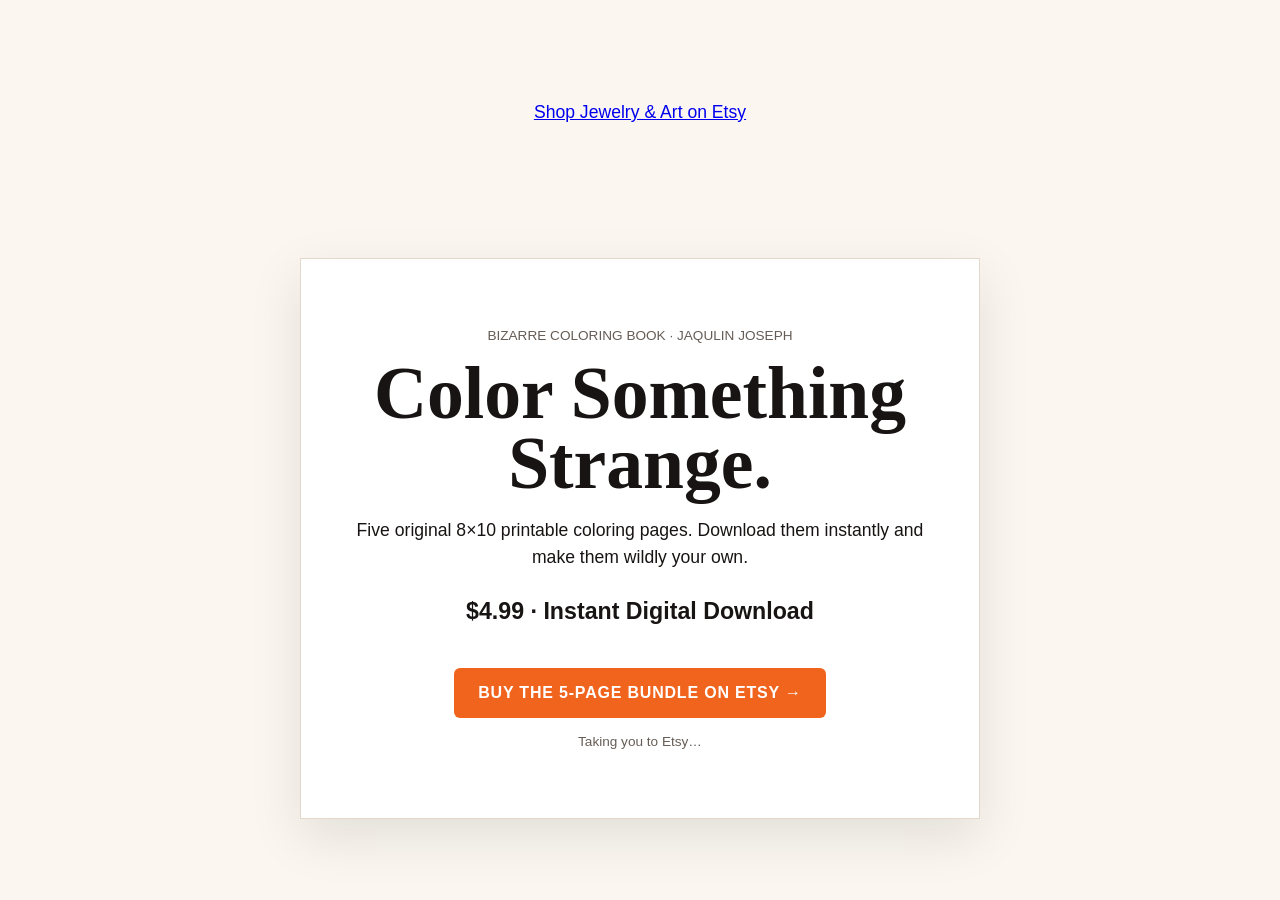
<file: coloring.html>
<!doctype html>
<html lang="en">
<head>
  <meta charset="utf-8" />
  <meta name="viewport" content="width=device-width,initial-scale=1" />
  <meta name="description" content="Buy the Bizarre Coloring Book printable bundle by New Orleans artist Jaqulin Joseph." />
  <link rel="canonical" href="https://jaqulin.com/coloring.html" />
  <meta property="og:type" content="website" />
  <meta property="og:title" content="Bizarre Coloring Pages — Jaqulin Joseph" />
  <meta property="og:description" content="Printable coloring pages filled with bold shapes and unexpected details from Jaqulin Joseph." />
  <meta property="og:url" content="https://jaqulin.com/coloring.html" />
  <meta property="og:image" content="https://jaqulin.com/assets/books/bizarre-coloring-book-sharp.jpg" />
  <title>Bizarre Coloring Pages — Jaqulin Joseph</title>
    <link rel="icon" href="favicon.svg" type="image/svg+xml" />
  <meta http-equiv="refresh" content="4;url=https://www.etsy.com/listing/4573018633/bizarre-coloring-pages-printable-bundle" />
  <style>
    *{box-sizing:border-box}body{margin:0;min-height:100vh;display:grid;place-items:center;padding:24px;background:#fbf7f0;color:#171413;font-family:Arial,sans-serif}.card{max-width:680px;padding:52px 38px;text-align:center;background:#fff;border:1px solid #e4d8ca;box-shadow:0 18px 50px rgba(0,0,0,.10)}h1{margin:0 0 14px;font:700 clamp(2.2rem,7vw,4.6rem)/.95 Georgia,serif}p{font-size:1.1rem;line-height:1.55}.price{font-size:1.45rem;font-weight:700}.button{display:inline-block;margin-top:14px;padding:16px 24px;border-radius:6px;background:#f1641e;color:#fff;text-decoration:none;font-weight:700;letter-spacing:.05em;text-transform:uppercase}.small{font-size:.85rem;color:#665d56}
  </style>
</head>
<body>
  <p class="shop-link"><a href="https://finefunkyart.com" target="_blank" rel="noopener">Shop Jewelry &amp; Art on Etsy</a></p>
  <main class="card">
    <p class="small">BIZARRE COLORING BOOK · JAQULIN JOSEPH</p>
    <h1>Color Something Strange.</h1>
    <p>Five original 8×10 printable coloring pages. Download them instantly and make them wildly your own.</p>
    <p class="price">$4.99 · Instant Digital Download</p>
    <a class="button" href="https://www.etsy.com/listing/4573018633/bizarre-coloring-pages-printable-bundle">Buy the 5-Page Bundle on Etsy →</a>
    <p class="small">Taking you to Etsy…</p>
  </main>
</body>
</html>
</file>
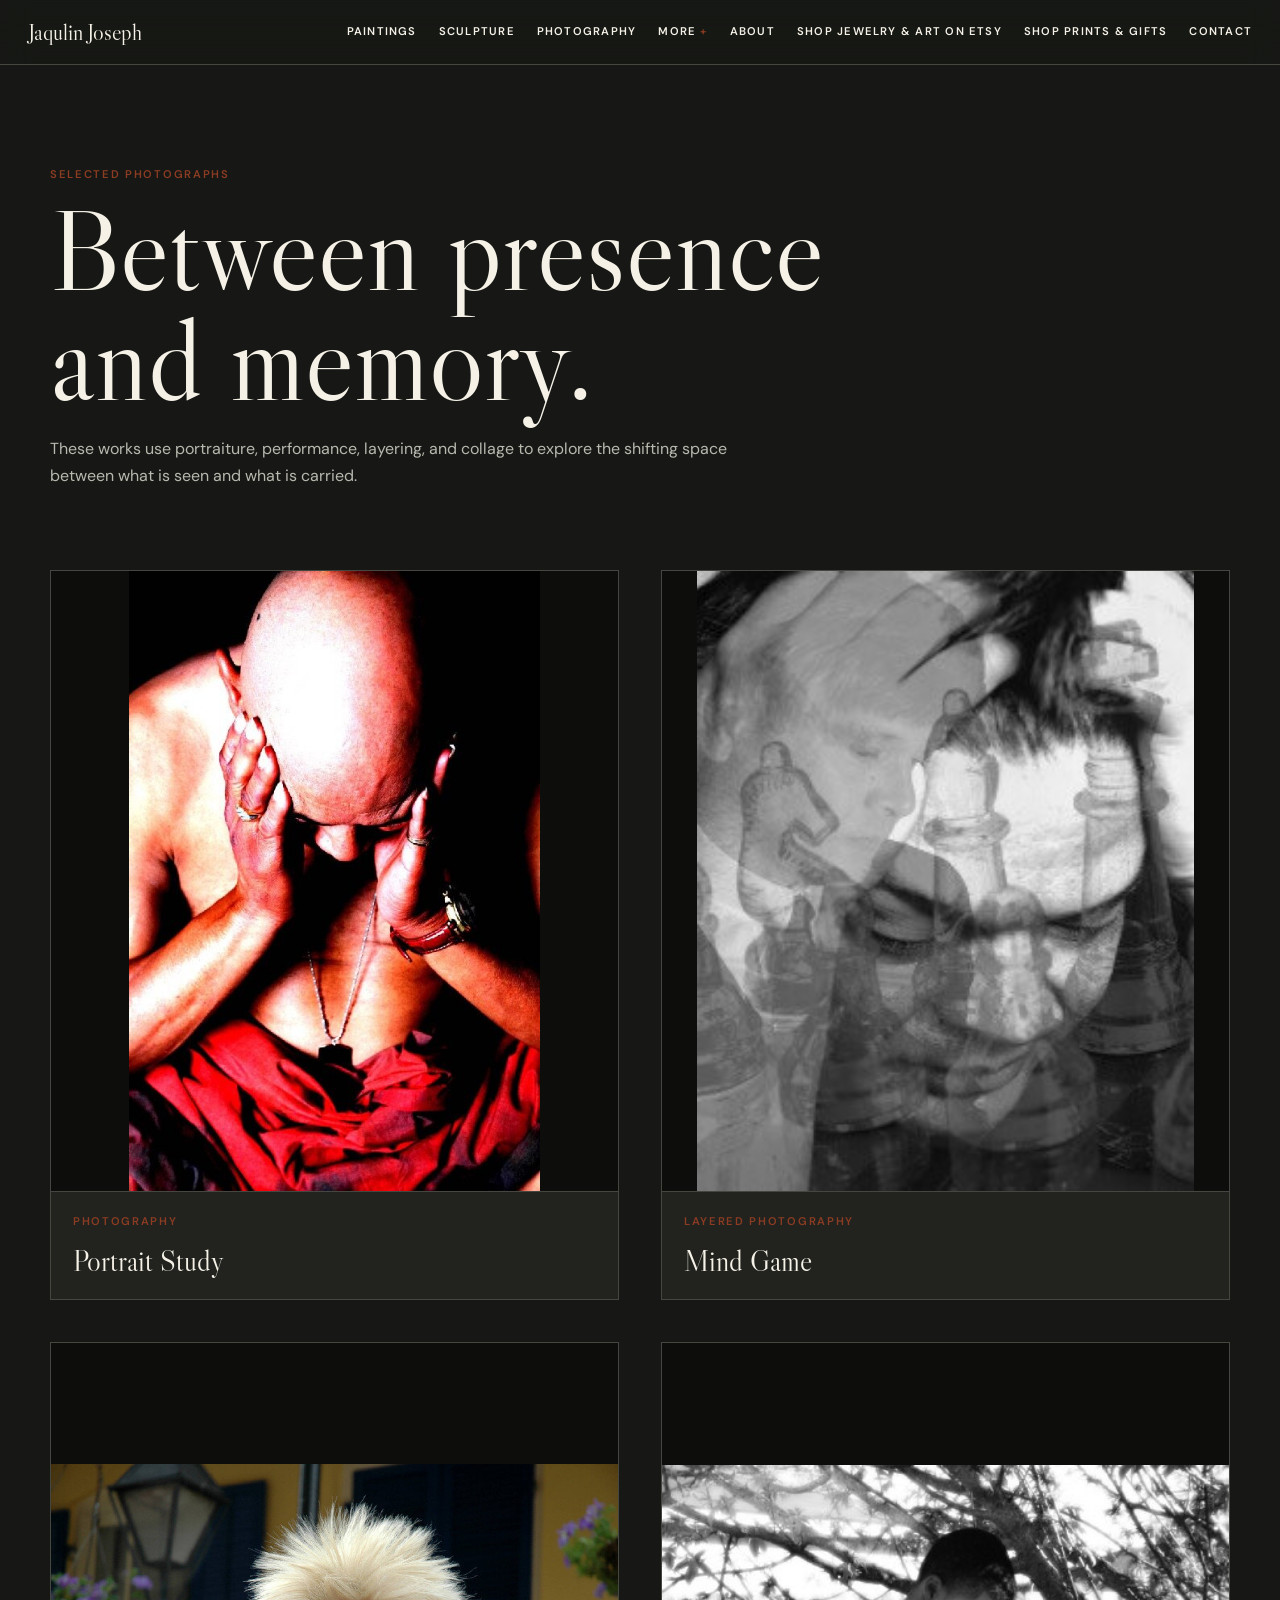
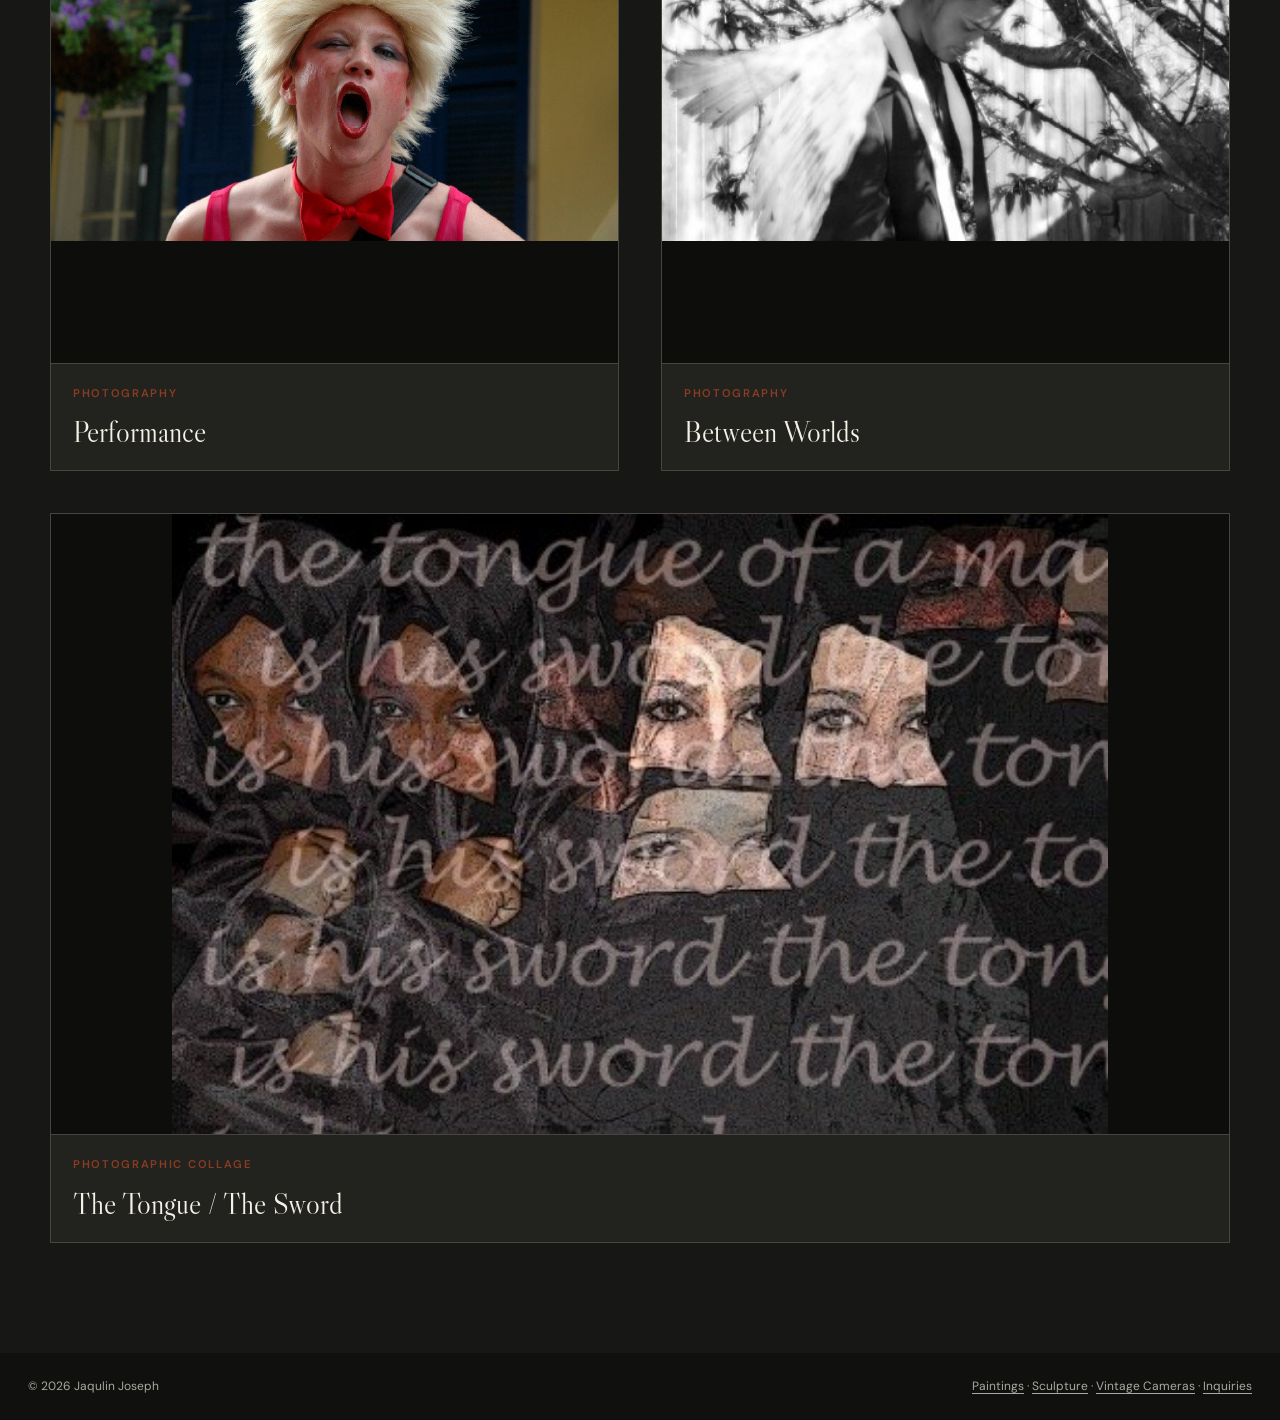
<file: photography.html>
<!doctype html>
<html lang="en">
  <head>
    <meta charset="utf-8" />
    <meta name="viewport" content="width=device-width,initial-scale=1" />
    <meta
      name="description"
      content="Selected photography by Jaqulin Joseph."
    />
    <link rel="canonical" href="https://jaqulin.com/photography.html" />
    <meta property="og:type" content="website" />
    <meta property="og:title" content="Photography — Jaqulin Joseph" />
    <meta property="og:description" content="Portraiture, performance, layering, and collage by artist and photographer Jaqulin Joseph." />
    <meta property="og:url" content="https://jaqulin.com/photography.html" />
    <meta property="og:image" content="https://jaqulin.com/images/photo-red.jpg?v=20260906-sharp" />
    <meta name="twitter:card" content="summary_large_image" />
    <title>Photography — Jaqulin Joseph</title>
    <link rel="icon" href="favicon.svg" type="image/svg+xml" />
    <link rel="preconnect" href="https://fonts.googleapis.com" />
    <link rel="preconnect" href="https://fonts.gstatic.com" crossorigin />
    <link
      href="https://fonts.googleapis.com/css2?family=DM+Sans:wght@400;500;600&family=Libre+Caslon+Display&display=swap"
      rel="stylesheet"
    />
    <link rel="stylesheet" href="styles.css?v=20260911-page-repair" />
    <style>
      .photo-page {
        background: #171815;
        color: #f5f1e7;
      }
      .photo-page .site-header {
        background: rgba(23, 24, 21, 0.96);
        border-color: #45463f;
      }
      .photo-page .wordmark,
      .photo-page .site-header nav a,
      .photo-page .menu-button,
      .photo-page .nav-more summary {
        color: #f5f1e7;
      }
      .photo-page .nav-more-menu {
        background: #171815;
        border-color: #45463f;
      }
      .photo-header {
        padding: 100px max(28px, calc((100vw - 1180px) / 2)) 65px;
      }
      .photo-header h1 {
        max-width: 900px;
        margin: 12px 0 22px;
        font: 400 clamp(4rem, 9vw, 8rem)/0.95 var(--serif);
      }
      .photo-header p:last-child {
        max-width: 680px;
        color: #b9b8af;
      }
      .photo-gallery {
        display: grid;
        grid-template-columns: 1fr 1fr;
        gap: 42px;
        padding: 0 max(28px, calc((100vw - 1180px) / 2)) 110px;
      }
      .photo-gallery figure {
        margin: 0;
        border: 1px solid #45463f;
        background: #22231f;
      }
      .photo-gallery figure.wide {
        grid-column: 1/-1;
      }
      .photo-gallery img {
        width: 100%;
        height: 620px;
        object-fit: contain;
        background: #0d0e0c;
      }
      .photo-gallery figcaption {
        padding: 20px 22px;
        border-top: 1px solid #45463f;
      }
      .photo-gallery h2 {
        margin: 0;
        font: 400 1.8rem var(--serif);
      }
      @media (max-width: 760px) {
        .photo-gallery {
          grid-template-columns: 1fr;
        }
        .photo-gallery figure.wide {
          grid-column: auto;
        }
        .photo-gallery img {
          height: auto;
          max-height: 620px;
        }
        .photo-header {
          padding-top: 70px;
        }
      }
    </style>
  </head>
  <body class="photo-page">
    <header class="site-header">
      <a class="wordmark" href="index.html">Jaqulin Joseph</a
      ><button
        class="menu-button"
        type="button"
        aria-expanded="false"
        aria-controls="site-nav"
      >
        Menu
      </button>
      <nav id="site-nav" aria-label="Primary navigation">
        <a href="index.html#selected">Paintings</a
        ><a href="sculpture.html">Sculpture</a
        ><a href="photography.html" aria-current="page">Photography</a>
        <details class="nav-more">
          <summary>More</summary>
          <div class="nav-more-menu">
            <a href="cameras.html">Cameras</a><a href="books.html">Books</a><a href="https://www.teacherspayteachers.com/store/finefunkyart" target="_blank" rel="noopener">Teaching Resources ↗</a><a href="https://villageofus.com" target="_blank" rel="noopener">Village of Us ↗</a>
          </div>
        </details>
        <a href="about.html">About</a><a href="https://finefunkyart.com" target="_blank" rel="noopener">Shop Jewelry &amp; Art on Etsy</a>
        <a href="https://www.cafepress.com/shop/Finefunkyart" target="_blank" rel="noopener">Shop Prints &amp; Gifts</a><a href="index.html#contact">Contact</a>
      </nav>
    </header>
    <main>
      <section class="photo-header">
        <p class="eyebrow">Selected photographs</p>
        <h1>Between presence and memory.</h1>
        <p>
          These works use portraiture, performance, layering, and collage to
          explore the shifting space between what is seen and what is carried.
        </p>
      </section>
      <section class="photo-gallery" aria-label="Selected photography">
        <figure>
          <img
            src="images/photo-red.jpg?v=20260906-sharp"
            alt="Portrait Study by Jaqulin Joseph"
            loading="eager"
            fetchpriority="high"
            decoding="async"
          />
          <figcaption>
            <p class="medium">Photography</p>
            <h2>Portrait Study</h2>
          </figcaption>
        </figure>
        <figure>
          <img
            src="images/photo-chess.jpg?v=20260906-sharp"
            alt="Mind Game by Jaqulin Joseph"
            loading="lazy"
            decoding="async"
          />
          <figcaption>
            <p class="medium">Layered photography</p>
            <h2>Mind Game</h2>
          </figcaption>
        </figure>
        <figure>
          <img
            src="images/photo-performance.jpg?v=20260906-sharp"
            alt="Performance by Jaqulin Joseph"
            loading="lazy"
            decoding="async"
          />
          <figcaption>
            <p class="medium">Photography</p>
            <h2>Performance</h2>
          </figcaption>
        </figure>
        <figure>
          <img
            src="images/photo-angel.jpg?v=20260906-sharp"
            alt="Between Worlds by Jaqulin Joseph"
            loading="lazy"
            decoding="async"
          />
          <figcaption>
            <p class="medium">Photography</p>
            <h2>Between Worlds</h2>
          </figcaption>
        </figure>
        <figure class="wide">
          <img
            src="images/photo-text.jpg?v=20260906-sharp"
            alt="The Tongue and The Sword by Jaqulin Joseph"
            loading="lazy"
            decoding="async"
          />
          <figcaption>
            <p class="medium">Photographic collage</p>
            <h2>The Tongue / The Sword</h2>
          </figcaption>
        </figure>
      </section>
    </main>
    <footer>
      <p>© 2026 Jaqulin Joseph</p>
      <p>
        <a href="index.html">Paintings</a> ·
        <a href="sculpture.html">Sculpture</a> ·
        <a href="cameras.html">Vintage Cameras</a> ·
        <a href="index.html#contact">Inquiries</a>
      </p>
    </footer>
    <script>
      const b = document.querySelector(".menu-button"),
        n = document.getElementById("site-nav");
      b.addEventListener("click", () => {
        const o = b.getAttribute("aria-expanded") === "true";
        b.setAttribute("aria-expanded", String(!o));
        n.classList.toggle("open", !o);
      });
      n.addEventListener("click", (e) => {
        if (e.target.closest("a")) {
          b.setAttribute("aria-expanded", "false");
          n.classList.remove("open");
        }
      });
    </script>
  </body>
</html>
</file>
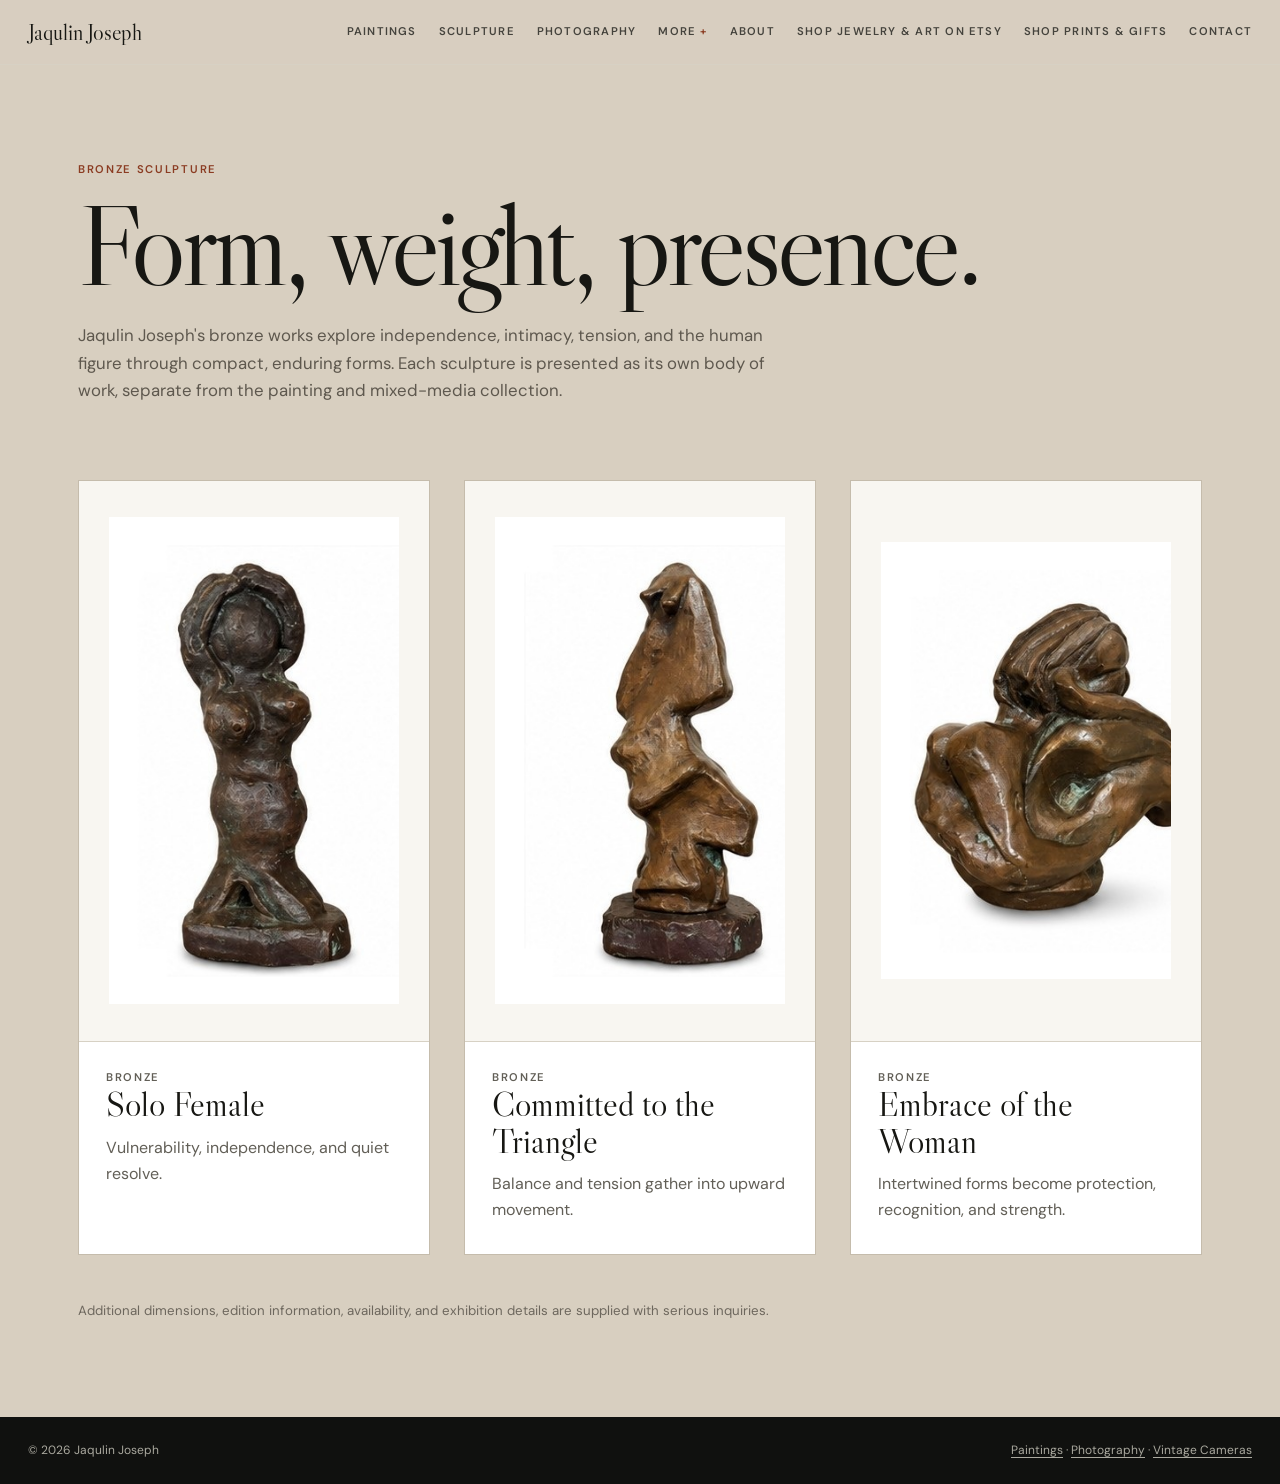
<file: sculpture.html>
<!doctype html>
<html lang="en">
  <head>
    <meta charset="utf-8" />
    <meta name="viewport" content="width=device-width,initial-scale=1" />
    <meta
      name="description"
      content="Bronze sculpture by New Orleans artist Jaqulin Joseph."
    />
    <link rel="canonical" href="https://jaqulin.com/sculpture.html" />
    <meta property="og:type" content="website" />
    <meta property="og:title" content="Sculpture — Jaqulin Joseph" />
    <meta property="og:description" content="Bronze sculpture exploring independence, intimacy, tension, and the human figure." />
    <meta property="og:url" content="https://jaqulin.com/sculpture.html" />
    <meta property="og:image" content="https://jaqulin.com/images/solo-female-clean.jpg?v=20260906-sharp" />
    <meta name="twitter:card" content="summary_large_image" />
    <title>Sculpture — Jaqulin Joseph</title>
    <link rel="icon" href="favicon.svg" type="image/svg+xml" />
    <link rel="preconnect" href="https://fonts.googleapis.com" />
    <link rel="preconnect" href="https://fonts.gstatic.com" crossorigin />
    <link
      href="https://fonts.googleapis.com/css2?family=DM+Sans:wght@400;500;600&family=Libre+Caslon+Display&display=swap"
      rel="stylesheet"
    />
    <link rel="stylesheet" href="styles.css?v=20260911-page-repair" />
    <style>
      .sculpture-page {
        background: #d8cfc0;
        color: #171713;
      }
      .sculpture-page .site-header {
        background: rgba(216, 207, 192, 0.96);
      }
      .sculpture-hero {
        max-width: 1180px;
        margin: auto;
        padding: 95px 28px 58px;
      }
      .sculpture-hero h1 {
        margin: 12px 0 22px;
        font: 400 clamp(4rem, 9vw, 8rem)/0.95 var(--serif);
        letter-spacing: -0.04em;
      }
      .sculpture-hero p:last-child {
        max-width: 690px;
        color: #5e584e;
        font-size: 1.05rem;
      }
      .sculpture-gallery {
        max-width: 1180px;
        margin: auto;
        padding: 0 28px 110px;
        display: grid;
        grid-template-columns: repeat(3, minmax(0, 1fr));
        gap: 34px;
      }
      .sculpture-gallery figure {
        margin: 0;
        background: #fff;
        border: 1px solid #c5bcac;
      }
      .sculpture-gallery img {
        width: 100%;
        height: 560px;
        object-fit: contain;
        padding: 30px;
        background: #f8f6f1;
      }
      .sculpture-gallery figcaption {
        padding: 26px 27px 30px;
        border-top: 1px solid #d7d1c4;
      }
      .sculpture-gallery h2 {
        margin: 0 0 12px;
        font: 400 clamp(1.8rem, 2.7vw, 2.5rem)/1.05 var(--serif);
      }
      .sculpture-gallery p {
        margin: 0;
        color: #625f57;
      }
      .sculpture-note {
        max-width: 1180px;
        margin: -65px auto 95px;
        padding: 0 28px;
        color: #6d675d;
        font-size: 0.83rem;
      }
      .sculpture-page footer {
        background: #10110f;
      }
      @media (max-width: 900px) {
        .sculpture-gallery {
          grid-template-columns: 1fr 1fr;
        }
        .sculpture-gallery img {
          height: 500px;
        }
      }
      @media (max-width: 600px) {
        .sculpture-gallery {
          grid-template-columns: 1fr;
        }
        .sculpture-gallery img {
          height: 430px;
        }
        .sculpture-hero {
          padding-top: 70px;
        }
      }
    </style>
  </head>
  <body class="sculpture-page">
    <header class="site-header">
      <a class="wordmark" href="index.html">Jaqulin Joseph</a
      ><button
        class="menu-button"
        type="button"
        aria-expanded="false"
        aria-controls="site-nav"
      >
        Menu
      </button>
      <nav id="site-nav" aria-label="Primary navigation">
        <a href="index.html#selected">Paintings</a
        ><a href="sculpture.html" aria-current="page">Sculpture</a
        ><a href="photography.html">Photography</a>
        <details class="nav-more">
          <summary>More</summary>
          <div class="nav-more-menu">
            <a href="cameras.html">Cameras</a><a href="books.html">Books</a><a href="https://www.teacherspayteachers.com/store/finefunkyart" target="_blank" rel="noopener">Teaching Resources ↗</a><a href="https://villageofus.com" target="_blank" rel="noopener">Village of Us ↗</a>
          </div>
        </details>
        <a href="about.html">About</a><a href="https://finefunkyart.com" target="_blank" rel="noopener">Shop Jewelry &amp; Art on Etsy</a>
        <a href="https://www.cafepress.com/shop/Finefunkyart" target="_blank" rel="noopener">Shop Prints &amp; Gifts</a><a href="index.html#contact">Contact</a>
      </nav>
    </header>
    <main>
      <section class="sculpture-hero">
        <p class="eyebrow">Bronze sculpture</p>
        <h1>Form, weight, presence.</h1>
        <p>
          Jaqulin Joseph's bronze works explore independence, intimacy, tension,
          and the human figure through compact, enduring forms. Each sculpture
          is presented as its own body of work, separate from the painting and
          mixed-media collection.
        </p>
      </section>
      <section class="sculpture-gallery" aria-label="Selected bronze sculpture">
        <figure>
          <img
            src="images/solo-female-clean.jpg?v=20260906-sharp"
            alt="Solo Female bronze sculpture by Jaqulin Joseph"
            loading="eager"
            fetchpriority="high"
            decoding="async"
          />
          <figcaption>
            <p class="medium">Bronze</p>
            <h2>Solo Female</h2>
            <p>Vulnerability, independence, and quiet resolve.</p>
          </figcaption>
        </figure>
        <figure>
          <img
            src="images/committed-triangle-clean.jpg?v=20260906-sharp"
            alt="Committed to the Triangle bronze sculpture by Jaqulin Joseph"
            loading="lazy"
            decoding="async"
          />
          <figcaption>
            <p class="medium">Bronze</p>
            <h2>Committed to the Triangle</h2>
            <p>Balance and tension gather into upward movement.</p>
          </figcaption>
        </figure>
        <figure>
          <img
            src="images/embrace-women-clean.jpg?v=20260906-sharp"
            alt="Embrace of the Woman bronze sculpture by Jaqulin Joseph"
            loading="lazy"
            decoding="async"
          />
          <figcaption>
            <p class="medium">Bronze</p>
            <h2>Embrace of the Woman</h2>
            <p>
              Intertwined forms become protection, recognition, and strength.
            </p>
          </figcaption>
        </figure>
      </section>
      <p class="sculpture-note">
        Additional dimensions, edition information, availability, and exhibition
        details are supplied with serious inquiries.
      </p>
    </main>
    <footer>
      <p>© <span id="year">2026</span> Jaqulin Joseph</p>
      <p>
        <a href="index.html">Paintings</a> ·
        <a href="photography.html">Photography</a> ·
        <a href="cameras.html">Vintage Cameras</a>
      </p>
    </footer>
    <script>
      document.getElementById("year").textContent = new Date().getFullYear();
      const b = document.querySelector(".menu-button"),
        n = document.getElementById("site-nav");
      b.addEventListener("click", () => {
        const o = b.getAttribute("aria-expanded") === "true";
        b.setAttribute("aria-expanded", String(!o));
        n.classList.toggle("open", !o);
      });
      n.addEventListener("click", (e) => {
        if (e.target.closest("a")) {
          b.setAttribute("aria-expanded", "false");
          n.classList.remove("open");
        }
      });
      document.querySelectorAll("img").forEach((i) => {
        i.draggable = false;
        i.addEventListener("contextmenu", (e) => e.preventDefault());
      });
    </script>
  </body>
</html>
</file>
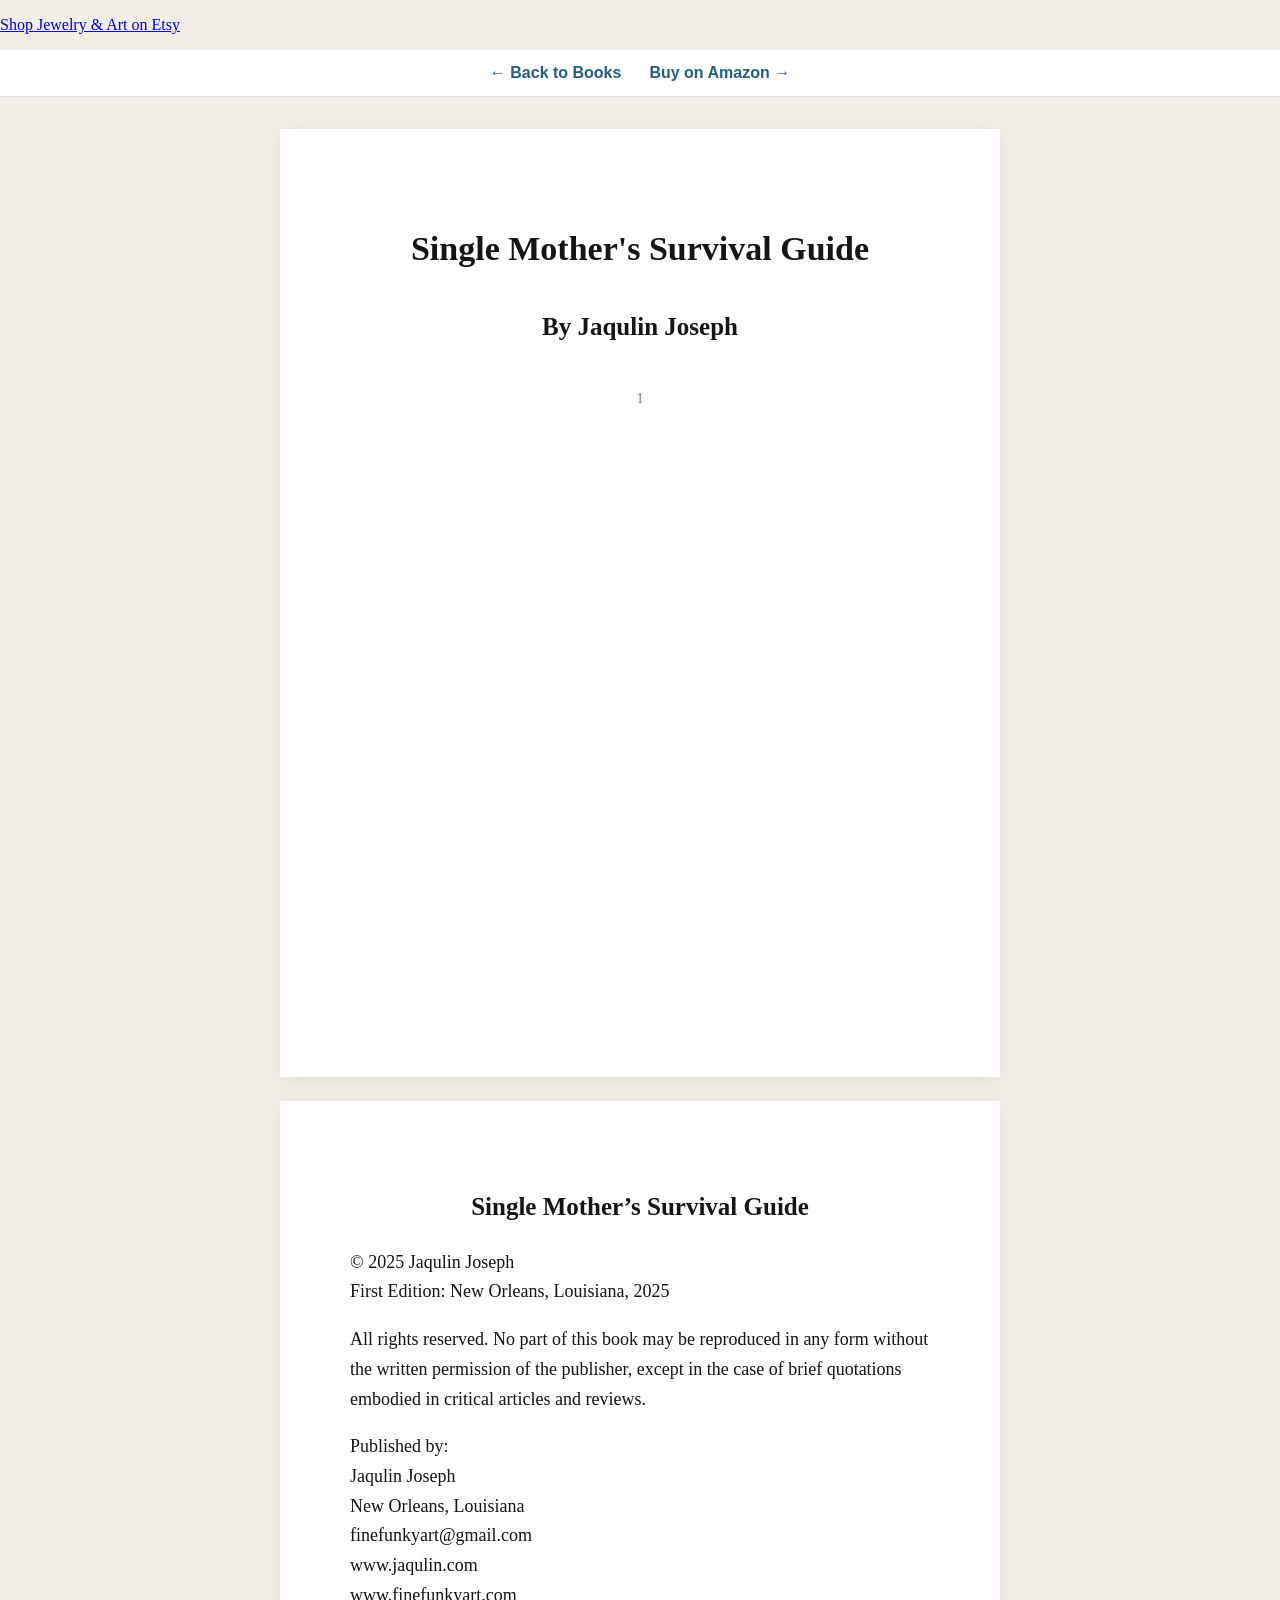
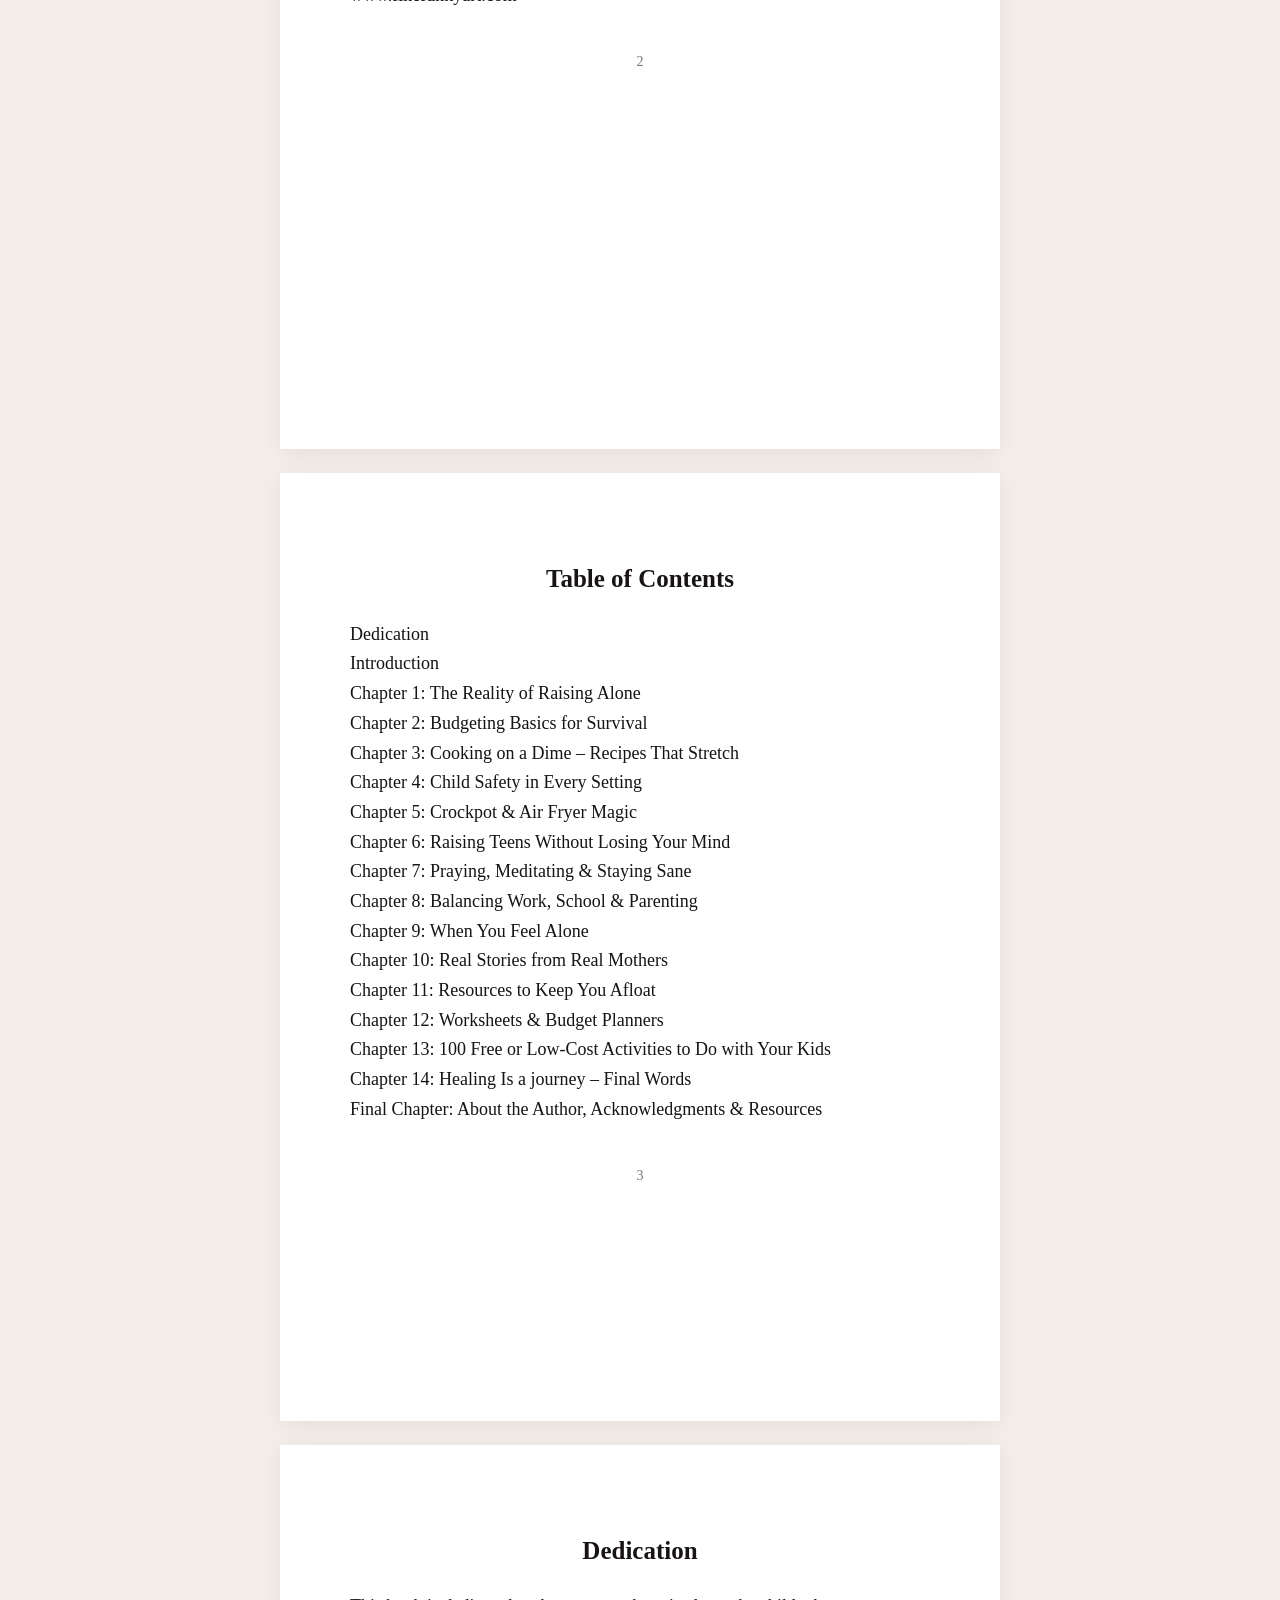
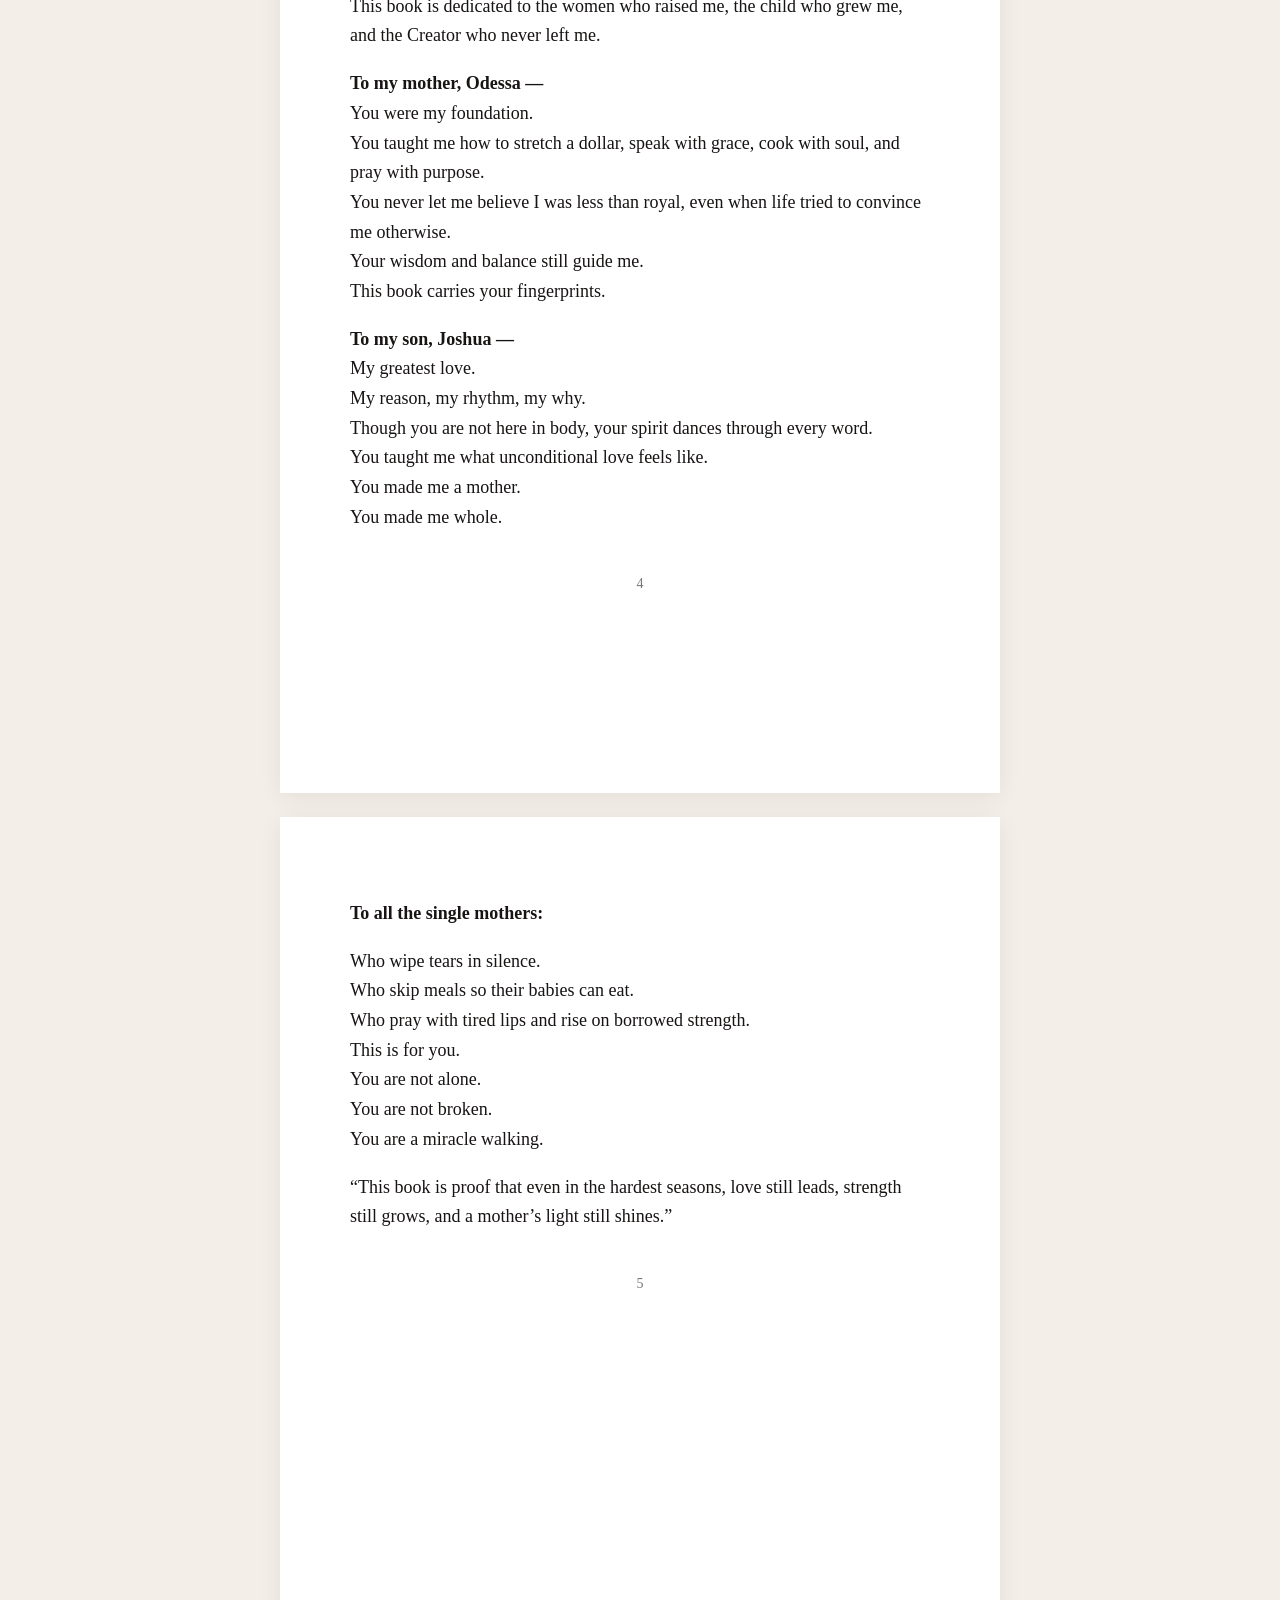
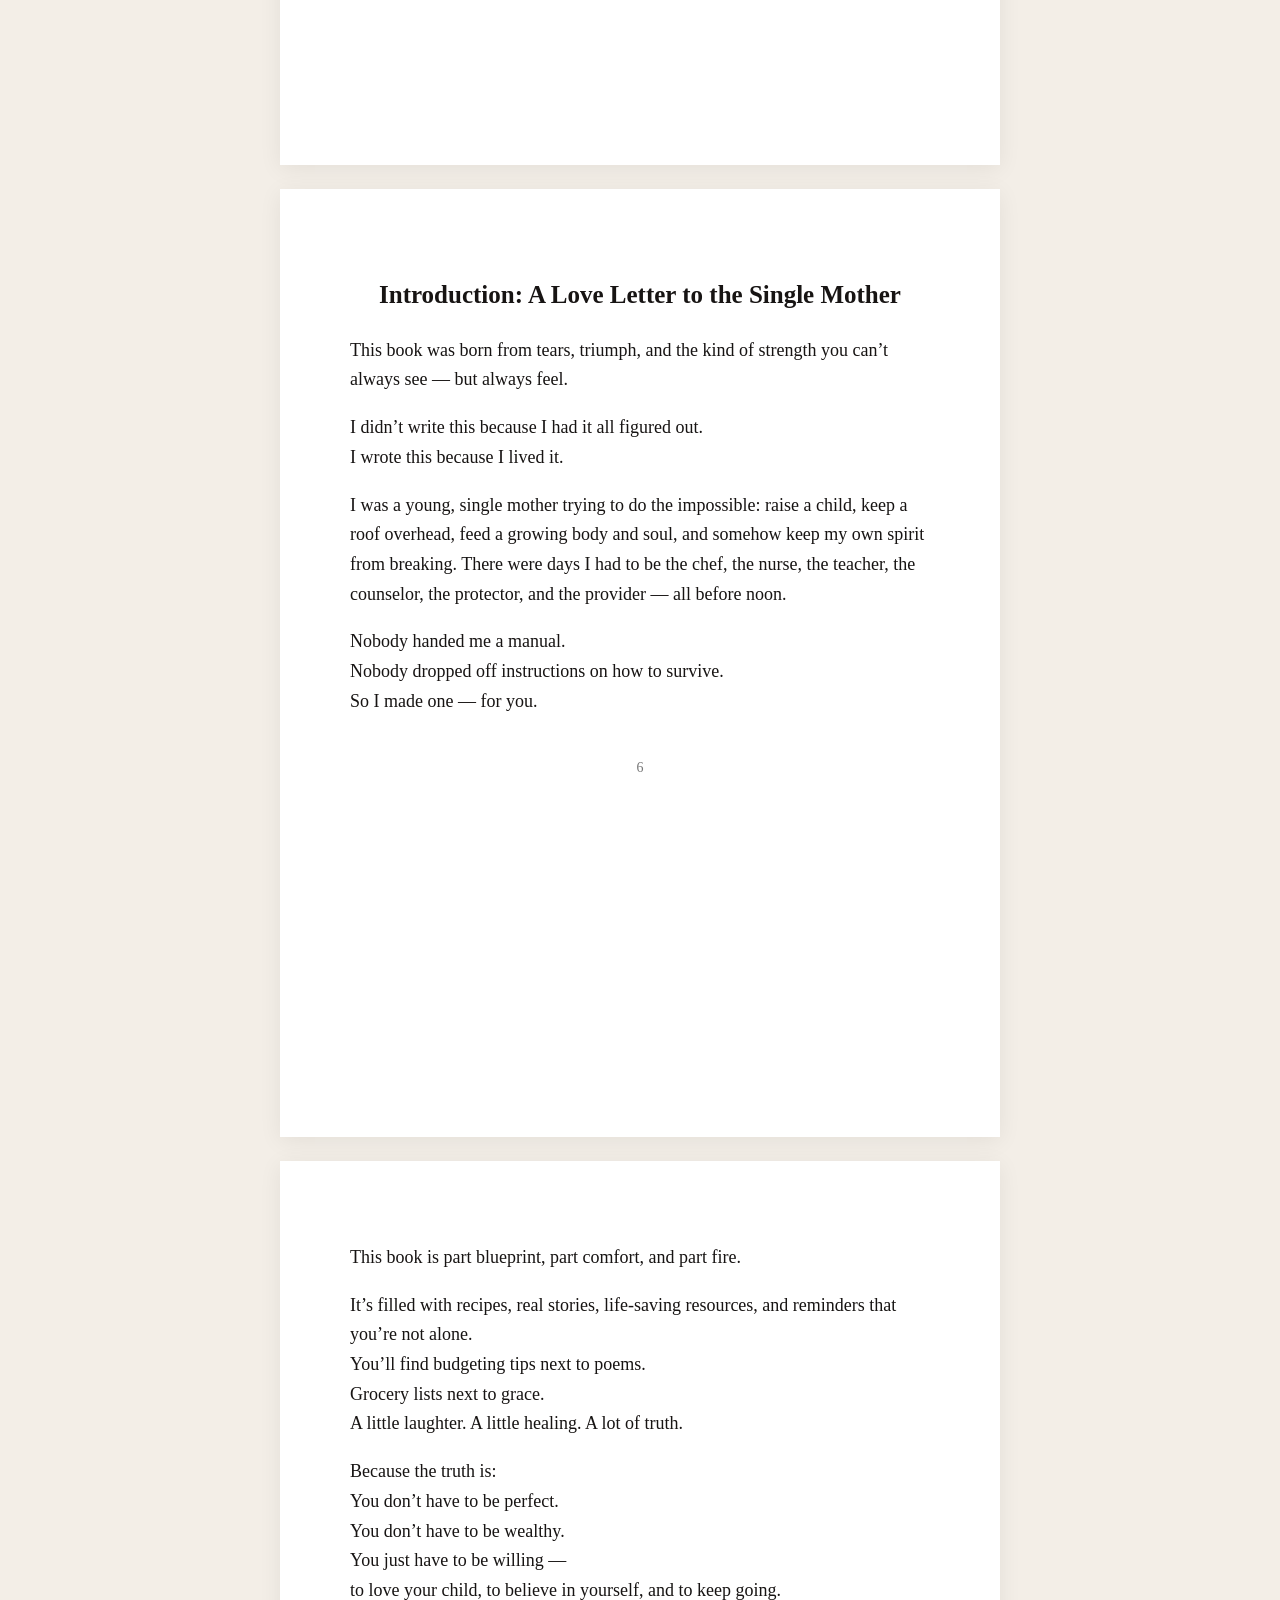
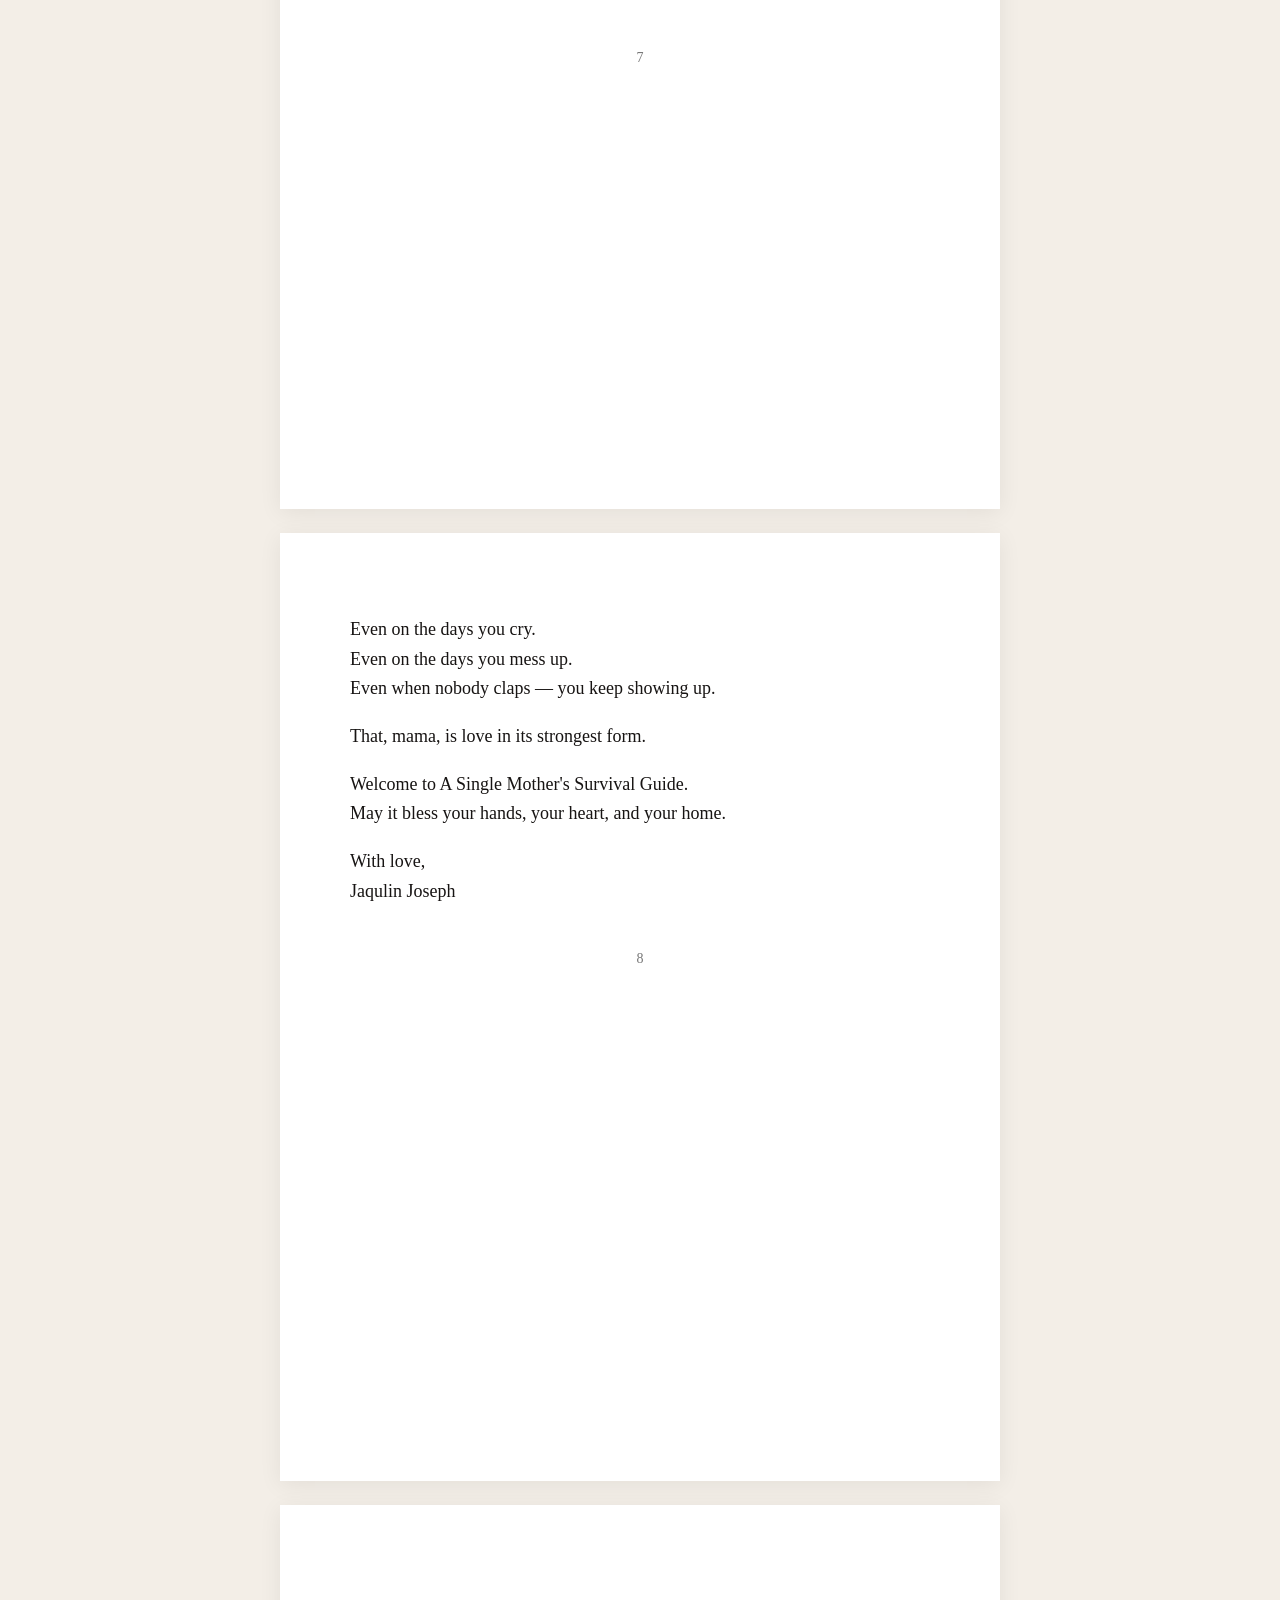
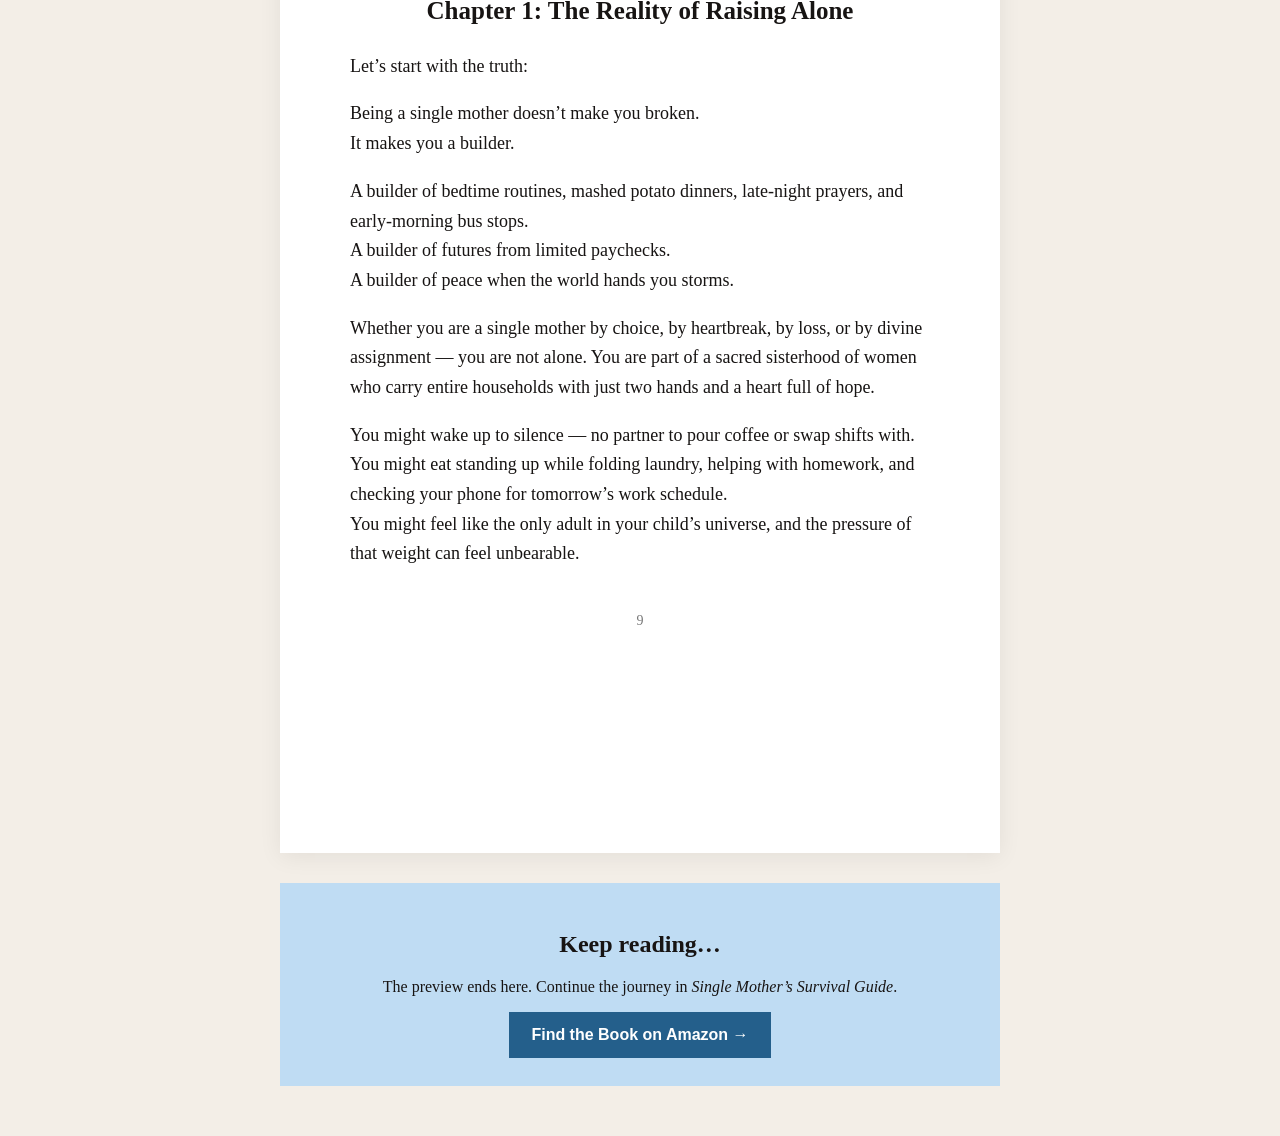
<file: single-mothers-preview.html>
<!doctype html>
<html lang="en">
<head>
<meta charset="utf-8">
<meta name="viewport" content="width=device-width,initial-scale=1">
<meta name="description" content="Read a free preview of Single Mother’s Survival Guide by Jaqulin Joseph.">
<link rel="canonical" href="https://jaqulin.com/single-mothers-preview.html">
<meta property="og:type" content="book">
<meta property="og:title" content="Single Mother’s Survival Guide — Free Preview">
<meta property="og:description" content="Read a free preview of Jaqulin Joseph’s practical and encouraging guide for single mothers.">
<meta property="og:url" content="https://jaqulin.com/single-mothers-preview.html">
<meta property="og:image" content="https://jaqulin.com/assets/books/single-mothers-survival-guide-web.jpg">
<title>Free Preview — Single Mother’s Survival Guide | Jaqulin Joseph</title>
    <link rel="icon" href="favicon.svg" type="image/svg+xml" />
<style>body{margin:0;background:#f3eee7;color:#171413;font-family:Georgia,serif}.top{position:sticky;top:0;background:#fff;border-bottom:1px solid #ddd;padding:14px 20px;text-align:center}.top a{color:#245f8b;font-family:Arial,sans-serif;font-weight:700;text-decoration:none;margin:0 12px}.wrap{max-width:720px;margin:32px auto;padding:0 18px}.page{background:#fff;min-height:820px;margin:0 0 24px;padding:64px 70px;box-shadow:0 4px 22px #0001;line-height:1.65;font-size:18px}.page h1,.page h2{text-align:center}.page h1{font-size:34px}.page h2{font-size:25px}.num{text-align:center;color:#777;font-size:14px;margin-top:40px}.buy{text-align:center;background:#bfdcf3;padding:28px;margin:30px 0 50px}.buy a{display:inline-block;background:#245f8b;color:#fff;padding:14px 22px;text-decoration:none;font-family:Arial,sans-serif;font-weight:bold}@media(max-width:650px){.page{padding:38px 28px;min-height:auto;font-size:17px}}</style>
</head>
<body>
  <p class="shop-link"><a href="https://finefunkyart.com" target="_blank" rel="noopener">Shop Jewelry &amp; Art on Etsy</a></p>
<div class="top">
<a href="books.html">← Back to Books</a>
<a href="https://a.co/d/0aVvqfly" target="_blank" rel="noopener">Buy on Amazon →</a>
</div>
<main class="wrap">
<section class="page">
<h1>Single Mother's Survival Guide</h1>
<h2>By Jaqulin Joseph</h2>
<div class="num">1</div>
</section>
<section class="page">
<h2>Single Mother’s Survival Guide</h2>
<p>© 2025 Jaqulin Joseph<br>First Edition: New Orleans, Louisiana, 2025</p>
<p>All rights reserved. No part of this book may be reproduced in any form without the written permission of the publisher, except in the case of brief quotations embodied in critical articles and reviews.</p>
<p>Published by:<br>Jaqulin Joseph<br>New Orleans, Louisiana<br>finefunkyart@gmail.com<br>www.jaqulin.com<br>www.finefunkyart.com</p>
<div class="num">2</div>
</section>
<section class="page">
<h2>Table of Contents</h2>
<p>Dedication<br>Introduction<br>Chapter 1: The Reality of Raising Alone<br>Chapter 2: Budgeting Basics for Survival<br>Chapter 3: Cooking on a Dime – Recipes That Stretch<br>Chapter 4: Child Safety in Every Setting<br>Chapter 5: Crockpot &amp; Air Fryer Magic<br>Chapter 6: Raising Teens Without Losing Your Mind<br>Chapter 7: Praying, Meditating &amp; Staying Sane<br>Chapter 8: Balancing Work, School &amp; Parenting<br>Chapter 9: When You Feel Alone<br>Chapter 10: Real Stories from Real Mothers<br>Chapter 11: Resources to Keep You Afloat<br>Chapter 12: Worksheets &amp; Budget Planners<br>Chapter 13: 100 Free or Low-Cost Activities to Do with Your Kids<br>Chapter 14: Healing Is a journey – Final Words<br>Final Chapter: About the Author, Acknowledgments &amp; Resources</p>
<div class="num">3</div>
</section>
<section class="page">
<h2>Dedication</h2>
<p>This book is dedicated to the women who raised me, the child who grew me, and the Creator who never left me.</p>
<p>
<strong>To my mother, Odessa —</strong>
<br>You were my foundation.<br>You taught me how to stretch a dollar, speak with grace, cook with soul, and pray with purpose.<br>You never let me believe I was less than royal, even when life tried to convince me otherwise.<br>Your wisdom and balance still guide me.<br>This book carries your fingerprints.</p>
<p>
<strong>To my son, Joshua —</strong>
<br>My greatest love.<br>My reason, my rhythm, my why.<br>Though you are not here in body, your spirit dances through every word.<br>You taught me what unconditional love feels like.<br>You made me a mother.<br>You made me whole.</p>
<div class="num">4</div>
</section>
<section class="page">
<p>
<strong>To all the single mothers:</strong>
</p>
<p>Who wipe tears in silence.<br>Who skip meals so their babies can eat.<br>Who pray with tired lips and rise on borrowed strength.<br>This is for you.<br>You are not alone.<br>You are not broken.<br>You are a miracle walking.</p>
<p>“This book is proof that even in the hardest seasons, love still leads, strength still grows, and a mother’s light still shines.”</p>
<div class="num">5</div>
</section>
<section class="page">
<h2>Introduction: A Love Letter to the Single Mother</h2>
<p>This book was born from tears, triumph, and the kind of strength you can’t always see — but always feel.</p>
<p>I didn’t write this because I had it all figured out.<br>I wrote this because I lived it.</p>
<p>I was a young, single mother trying to do the impossible: raise a child, keep a roof overhead, feed a growing body and soul, and somehow keep my own spirit from breaking. There were days I had to be the chef, the nurse, the teacher, the counselor, the protector, and the provider — all before noon.</p>
<p>Nobody handed me a manual.<br>Nobody dropped off instructions on how to survive.<br>So I made one — for you.</p>
<div class="num">6</div>
</section>
<section class="page">
<p>This book is part blueprint, part comfort, and part fire.</p>
<p>It’s filled with recipes, real stories, life-saving resources, and reminders that you’re not alone.<br>You’ll find budgeting tips next to poems.<br>Grocery lists next to grace.<br>A little laughter. A little healing. A lot of truth.</p>
<p>Because the truth is:<br>You don’t have to be perfect.<br>You don’t have to be wealthy.<br>You just have to be willing —<br>to love your child, to believe in yourself, and to keep going.</p>
<div class="num">7</div>
</section>
<section class="page">
<p>Even on the days you cry.<br>Even on the days you mess up.<br>Even when nobody claps — you keep showing up.</p>
<p>That, mama, is love in its strongest form.</p>
<p>Welcome to A Single Mother's Survival Guide.<br>May it bless your hands, your heart, and your home.</p>
<p>With love,<br>Jaqulin Joseph</p>
<div class="num">8</div>
</section>
<section class="page">
<h2>Chapter 1: The Reality of Raising Alone</h2>
<p>Let’s start with the truth:</p>
<p>Being a single mother doesn’t make you broken.<br>It makes you a builder.</p>
<p>A builder of bedtime routines, mashed potato dinners, late-night prayers, and early-morning bus stops.<br>A builder of futures from limited paychecks.<br>A builder of peace when the world hands you storms.</p>
<p>Whether you are a single mother by choice, by heartbreak, by loss, or by divine assignment — you are not alone. You are part of a sacred sisterhood of women who carry entire households with just two hands and a heart full of hope.</p>
<p>You might wake up to silence — no partner to pour coffee or swap shifts with.<br>You might eat standing up while folding laundry, helping with homework, and checking your phone for tomorrow’s work schedule.<br>You might feel like the only adult in your child’s universe, and the pressure of that weight can feel unbearable.</p>
<div class="num">9</div>
</section>
<div class="buy">
<h2>Keep reading…</h2>
<p>The preview ends here. Continue the journey in <em>Single Mother’s Survival Guide</em>.</p>
<a href="https://a.co/d/0aVvqfly" target="_blank" rel="noopener">Find the Book on Amazon →</a>
</div>
</main>
</body>
</html>
</file>
<file: styles.css>
@import url("no2-premo-fix.css?v=20260910-remove-hero-1");
:root{--paper:#f4f1e9;--white:#fff;--ink:#171713;--muted:#625f57;--line:#d7d1c4;--gold:#a8782c;--rust:#8b3c22;--max:1380px;--serif:"Libre Caslon Display",Georgia,serif;--sans:"DM Sans",Arial,sans-serif}
*{box-sizing:border-box}html{scroll-behavior:smooth}body{margin:0;background:var(--paper);color:var(--ink);font:400 16px/1.65 var(--sans)}img{display:block;max-width:100%}a{color:inherit}.site-header{position:sticky;top:0;z-index:20;display:flex;align-items:center;justify-content:space-between;gap:28px;padding:18px max(28px,calc((100vw - var(--max))/2));background:rgba(244,241,233,.96);border-bottom:1px solid var(--line);backdrop-filter:blur(14px)}.wordmark{font:400 1.4rem var(--serif);text-decoration:none}.photo-page .wordmark{color:var(--ink)}.site-header nav{display:flex;align-items:center;gap:22px}.site-header nav a,.menu-button,.nav-more summary{color:#45433d;font:.7rem/1 var(--sans);font-weight:600;letter-spacing:.11em;text-decoration:none;text-transform:uppercase}.site-header nav a:hover,.site-header nav a:focus-visible,.nav-more summary:hover,.nav-more summary:focus-visible{color:var(--rust)}.menu-button{display:none;border:0;background:none;padding:8px 0}.nav-more{position:relative}.nav-more summary{list-style:none;cursor:pointer}.nav-more summary::-webkit-details-marker{display:none}.nav-more summary::after{content:" +";color:var(--rust)}.nav-more[open] summary::after{content:" −"}.nav-more-menu{position:absolute;right:0;top:calc(100% + 14px);min-width:220px;padding:8px 14px;background:var(--paper);border:1px solid var(--line);box-shadow:0 14px 34px rgba(0,0,0,.08)}.nav-more-menu a{display:block;white-space:nowrap;padding:11px 0}.hero{display:grid;grid-template-columns:minmax(320px,.78fr) minmax(480px,1.22fr);max-width:var(--max);margin:auto;min-height:calc(100vh - 69px)}.hero-copy{display:flex;flex-direction:column;justify-content:center;padding:80px clamp(36px,6vw,88px) 80px 28px}.eyebrow,.medium{margin:0 0 12px;color:var(--rust);font-size:.7rem;font-weight:600;letter-spacing:.15em;text-transform:uppercase}.hero h1,.artist-statement h2,.section-heading h2,.disciplines h2,.about h2,.contact h2{font-family:var(--serif);font-weight:400;line-height:1}.hero h1{margin:0 0 28px;font-size:clamp(3.8rem,7vw,7.8rem);letter-spacing:-.045em}.intro{max-width:560px;margin:0 0 32px;color:#504e47;font-size:1.08rem}.text-link{width:max-content;border-bottom:1px solid currentColor;font-size:.75rem;font-weight:600;letter-spacing:.11em;text-decoration:none;text-transform:uppercase}.hero-art{display:flex;flex-direction:column;justify-content:center;margin:0;padding:40px;background:#ddd7ca}.hero-art img{width:100%;max-height:76vh;object-fit:contain}.hero-art figcaption{padding-top:12px;color:#555148;font-size:.8rem}.artist-statement,.disciplines{display:grid;grid-template-columns:150px minmax(0,900px);gap:45px;max-width:1200px;margin:auto;padding:120px 28px}.section-number{margin:0;color:var(--gold);font-size:.7rem;letter-spacing:.15em}.artist-statement h2,.disciplines h2{margin:0 0 28px;font-size:clamp(2.5rem,5vw,5.2rem)}.artist-statement div>p:last-child{max-width:720px;color:var(--muted);font-size:1.05rem}.collection{padding:110px max(28px,calc((100vw - var(--max))/2))}.section-heading{display:grid;grid-template-columns:150px 1fr;gap:45px;margin-bottom:62px}.section-heading h2{margin:0;font-size:clamp(3.4rem,7vw,7rem);letter-spacing:-.035em}.work-grid{display:grid;grid-template-columns:repeat(2,minmax(0,1fr));align-items:start;gap:48px}.work-card{min-width:0;margin:0;background:var(--white);border:1px solid var(--line)}.work-card.feature{grid-column:1/-1;display:grid;grid-template-columns:minmax(0,1.45fr) minmax(330px,.55fr)}.work-card.feature.horizontal{grid-template-columns:minmax(0,1fr) minmax(330px,.6fr)}.art-mat{display:flex;align-items:center;justify-content:center;min-height:360px;padding:26px;background:#e5e0d6}.art-mat img{width:100%;height:auto;max-height:720px;object-fit:contain}.work-card figcaption{padding:25px 28px 29px;border-top:1px solid var(--line)}.work-card.feature figcaption{display:flex;flex-direction:column;justify-content:center;border-top:0;border-left:1px solid var(--line);padding:38px}.work-card h3,.sculpture-card h3{margin:0 0 12px;font:400 clamp(1.65rem,2.3vw,2.25rem)/1.08 var(--serif)}.work-card figcaption>p:last-child,.sculpture-card p{max-width:600px;margin:0;color:var(--muted);font-size:.94rem}.solar-push-card .art-mat{background:#fff}.spec-note{margin:34px 0 0;color:var(--muted);font-size:.82rem}.sculpture-room{background:#d8cfc0}.sculpture-grid{display:grid;grid-template-columns:repeat(3,1fr);gap:34px}.sculpture-card{margin:0;background:#fff;border:1px solid #c5bcac}.sculpture-card>img{width:100%;height:520px;object-fit:contain;padding:30px;background:#f8f6f1}.sculpture-card figcaption{padding:24px 26px 28px;border-top:1px solid var(--line)}.discipline-links{display:grid;grid-template-columns:repeat(3,1fr);margin-top:42px;border-top:1px solid var(--line)}.discipline-links a{display:flex;flex-direction:column;gap:8px;padding:28px 22px;border-right:1px solid var(--line);text-decoration:none}.discipline-links a:last-child{border-right:0}.discipline-links span{font:400 1.8rem var(--serif)}.discipline-links small{color:var(--rust);font-size:.72rem;font-weight:600;letter-spacing:.08em;text-transform:uppercase}.about{display:grid;grid-template-columns:minmax(280px,.75fr) minmax(360px,1.25fr);gap:80px;align-items:center;padding:120px max(28px,calc((100vw - 1180px))/2);background:#ebe5da}.about figure{max-width:360px;margin:auto}.about figure img{width:100%;max-height:500px;object-fit:cover}.about h2{margin:10px 0 18px;font-size:clamp(3.4rem,7vw,6.8rem)}.about-lead{font:400 clamp(1.35rem,2.5vw,2.1rem)/1.25 var(--serif)}.about div>p:not(.section-number):not(.eyebrow):not(.about-lead){max-width:650px;color:var(--muted)}.cv-line{font-size:.84rem!important;color:var(--rust)!important}.contact{padding:120px 28px;text-align:center;background:var(--rust);color:#fff}.contact .eyebrow{color:#f0c8a8}.contact h2{margin:14px auto 32px;font-size:clamp(3.2rem,7vw,7rem)}.contact a{font:400 clamp(1.35rem,3vw,2.4rem) var(--serif);text-underline-offset:7px}footer{display:flex;justify-content:space-between;gap:20px;padding:24px max(28px,calc((100vw - var(--max))/2));background:#10110f;color:#aaa99f;font-size:.75rem}footer p{margin:0}footer a{text-underline-offset:3px}
@media(max-width:900px){.site-header{flex-wrap:wrap;padding:14px 22px}.menu-button{display:block}.site-header nav{display:none;width:100%;flex-direction:column;align-items:flex-start;gap:0;padding-top:8px}.site-header nav.open{display:flex}.site-header nav a{width:100%;padding:13px 0;border-top:1px solid var(--line)}.nav-more{width:100%}.nav-more summary{width:100%;padding:13px 0;border-top:1px solid var(--line)}.nav-more-menu{position:static;min-width:0;padding:0 0 4px 18px;border:0;box-shadow:none;background:transparent}.nav-more-menu a{padding:11px 0}.hero{min-height:auto;grid-template-columns:1fr}.hero-copy{padding:72px 24px 58px}.hero-art{padding:24px}.artist-statement,.disciplines{grid-template-columns:1fr;gap:20px;padding:90px 24px}.section-heading{grid-template-columns:52px 1fr;gap:14px;margin-bottom:42px}.collection{padding:90px 24px}.work-grid{grid-template-columns:1fr;gap:34px}.work-card.feature,.work-card.feature.horizontal{grid-column:auto;grid-template-columns:1fr}.work-card.feature figcaption{border-top:1px solid var(--line);border-left:0;padding:25px 28px 29px}.sculpture-grid{grid-template-columns:1fr 1fr}.discipline-links{grid-template-columns:1fr}.discipline-links a{border-right:0;border-bottom:1px solid var(--line)}.about{grid-template-columns:1fr;gap:45px;padding:90px 24px}.about figure{max-width:300px}}
@media(max-width:560px){.hero h1{font-size:3.7rem}.section-heading h2{font-size:3.6rem}.art-mat{min-height:230px;padding:14px}.work-card figcaption,.work-card.feature figcaption{padding:22px}.sculpture-grid{grid-template-columns:1fr}.sculpture-card>img{height:430px}.contact{padding:82px 20px}footer{flex-direction:column}}
img{-webkit-user-drag:none;user-select:none;-webkit-touch-callout:none}@media print{img{visibility:hidden!important}}
/* Camera-page emergency fallbacks: avoid broken hero icon and render Collection 07 from a verified local asset. */
.camera-page .hero-decor{display:none!important}
.camera-page .catalog>.entry:nth-child(7) .camera-photo{background:#fff url("images/cameras/brownie-bullet.jpg?v=20260908-bullet-local-fallback") center/contain no-repeat!important;min-height:390px}
.camera-page .catalog>.entry:nth-child(7) .camera-photo>img{visibility:hidden!important}
</file>
